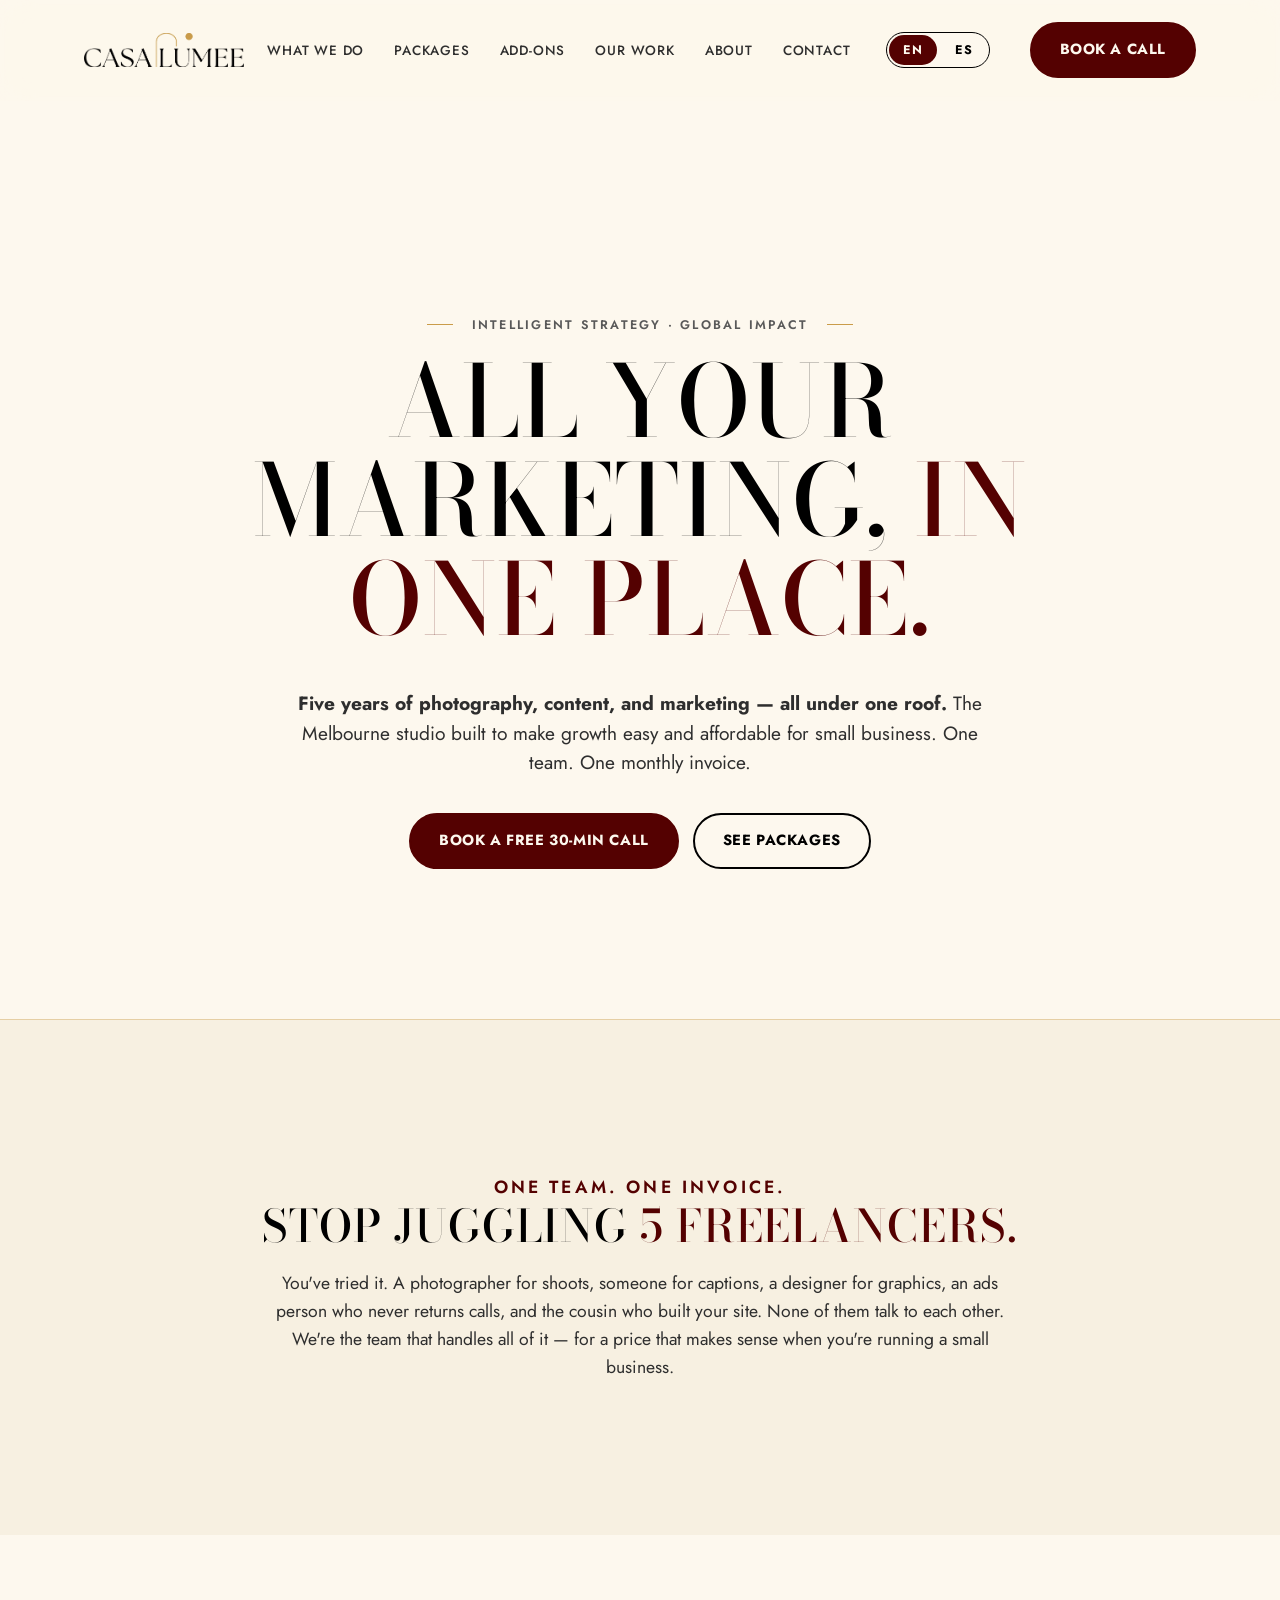
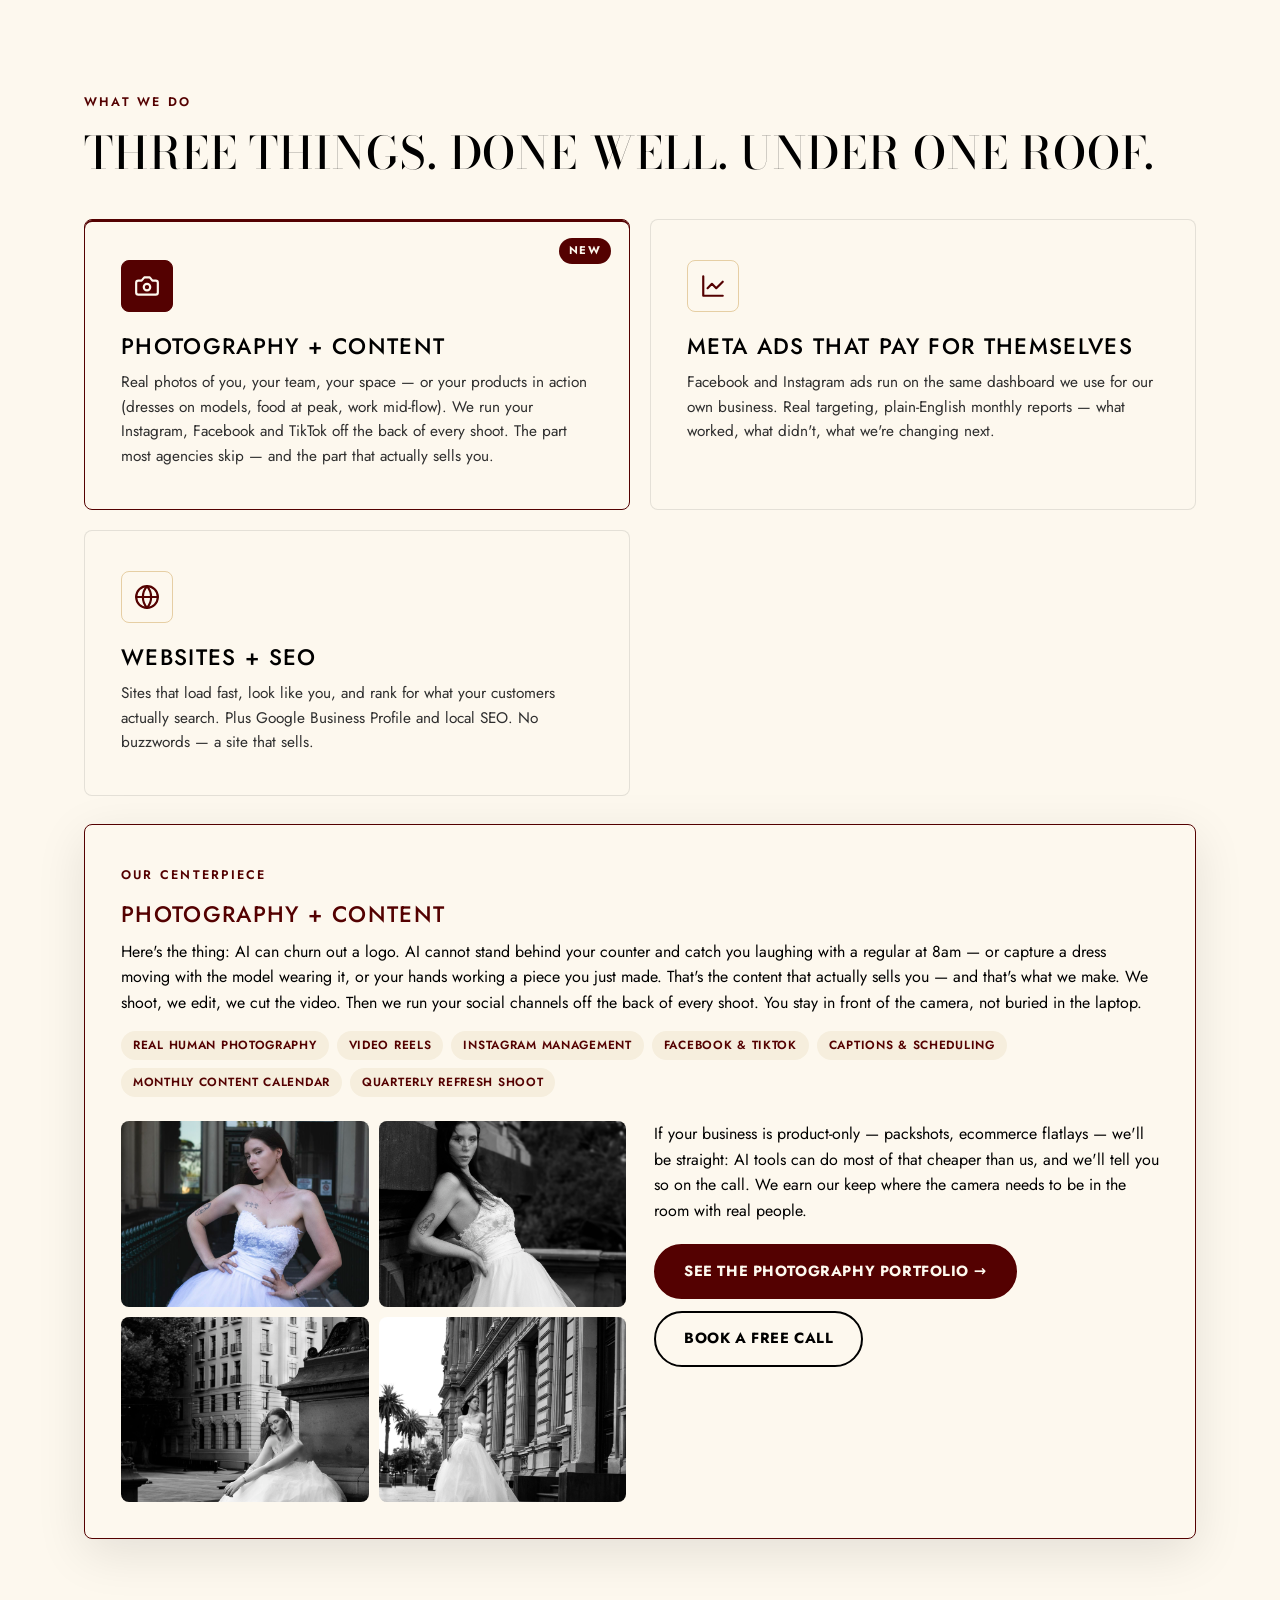
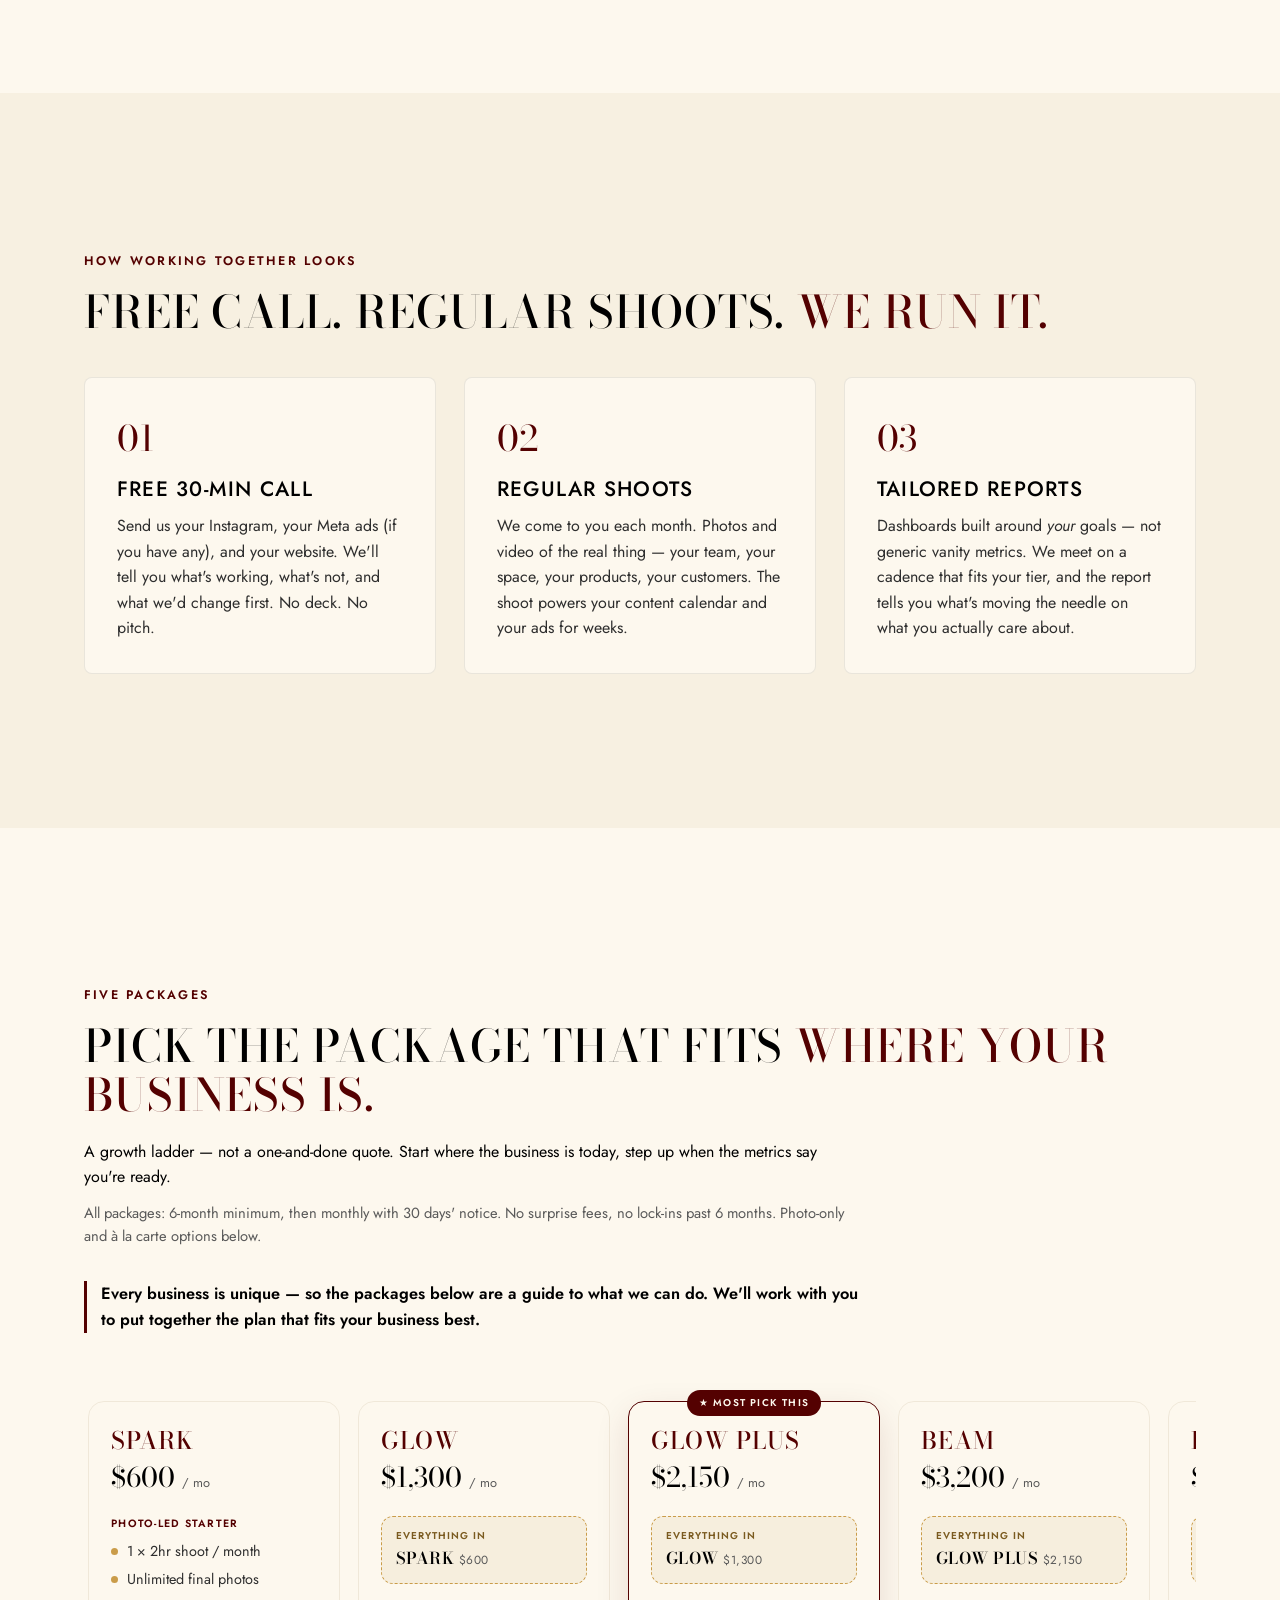
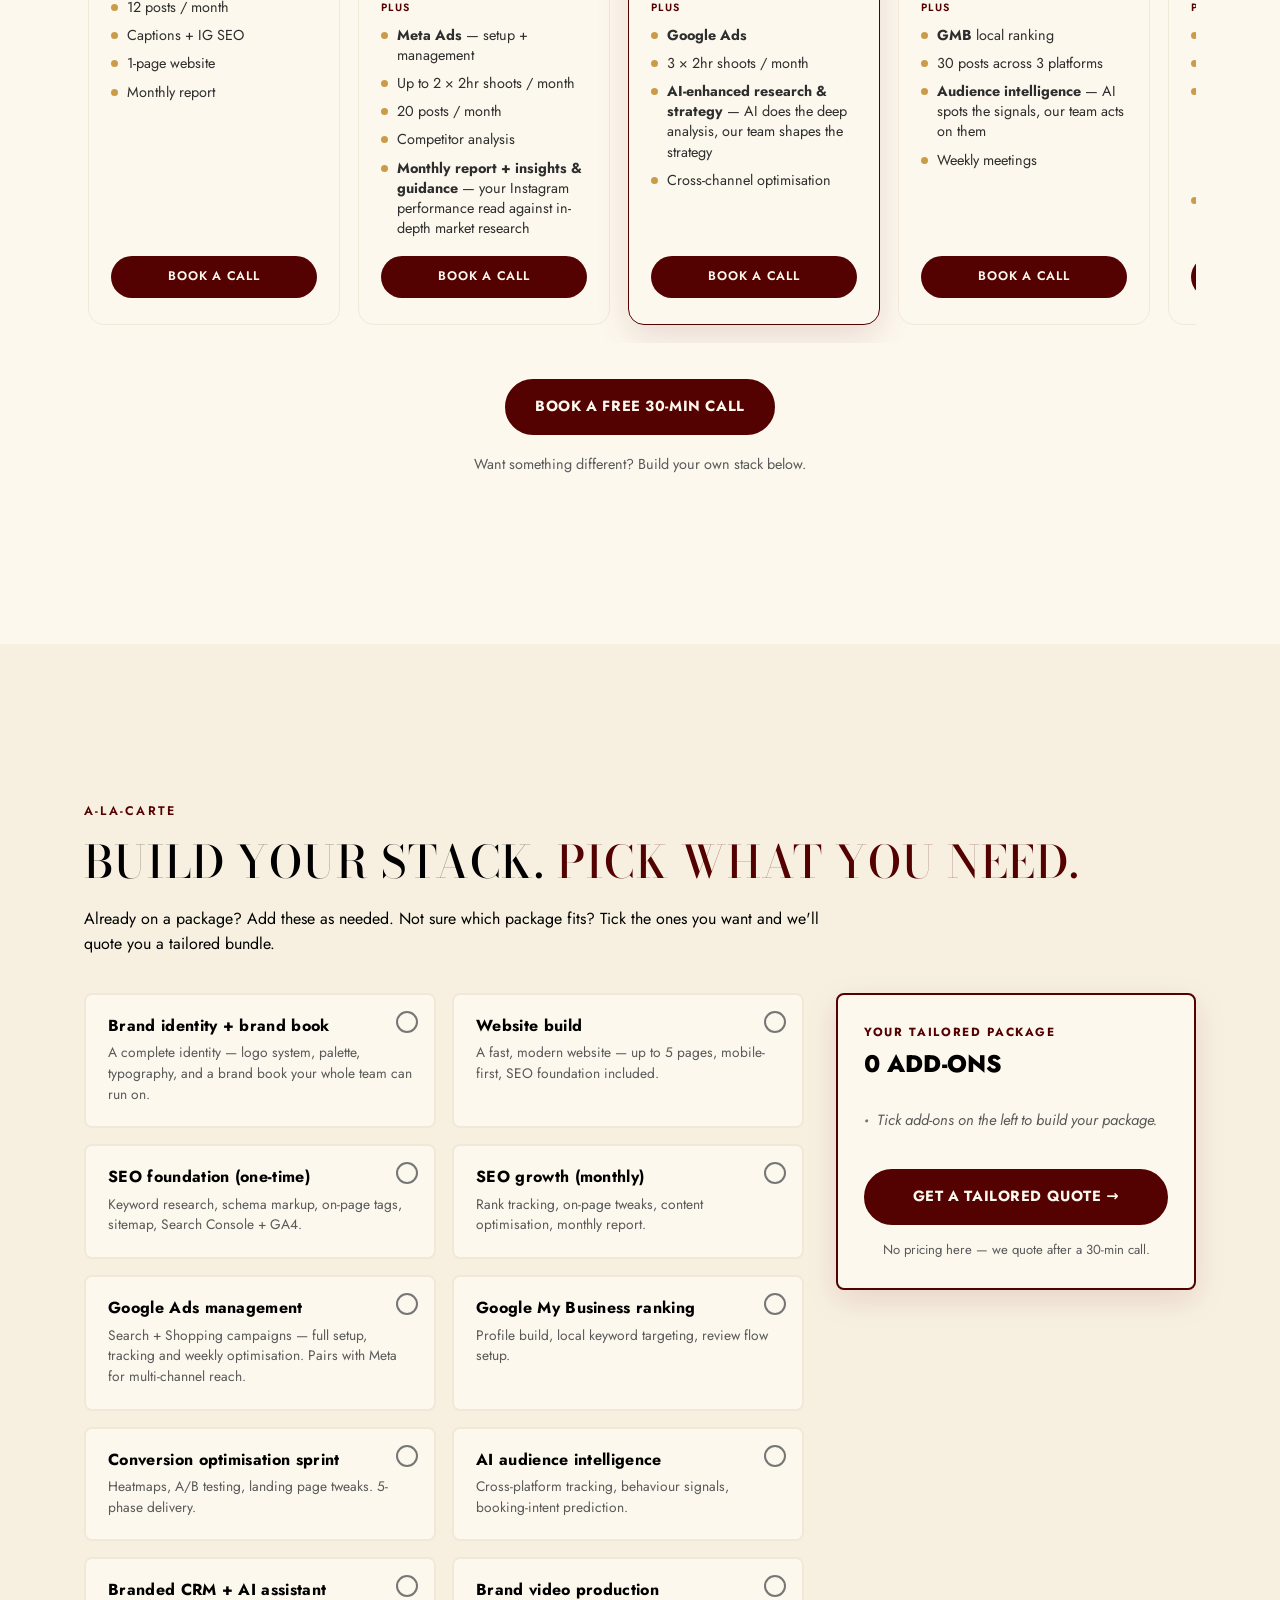
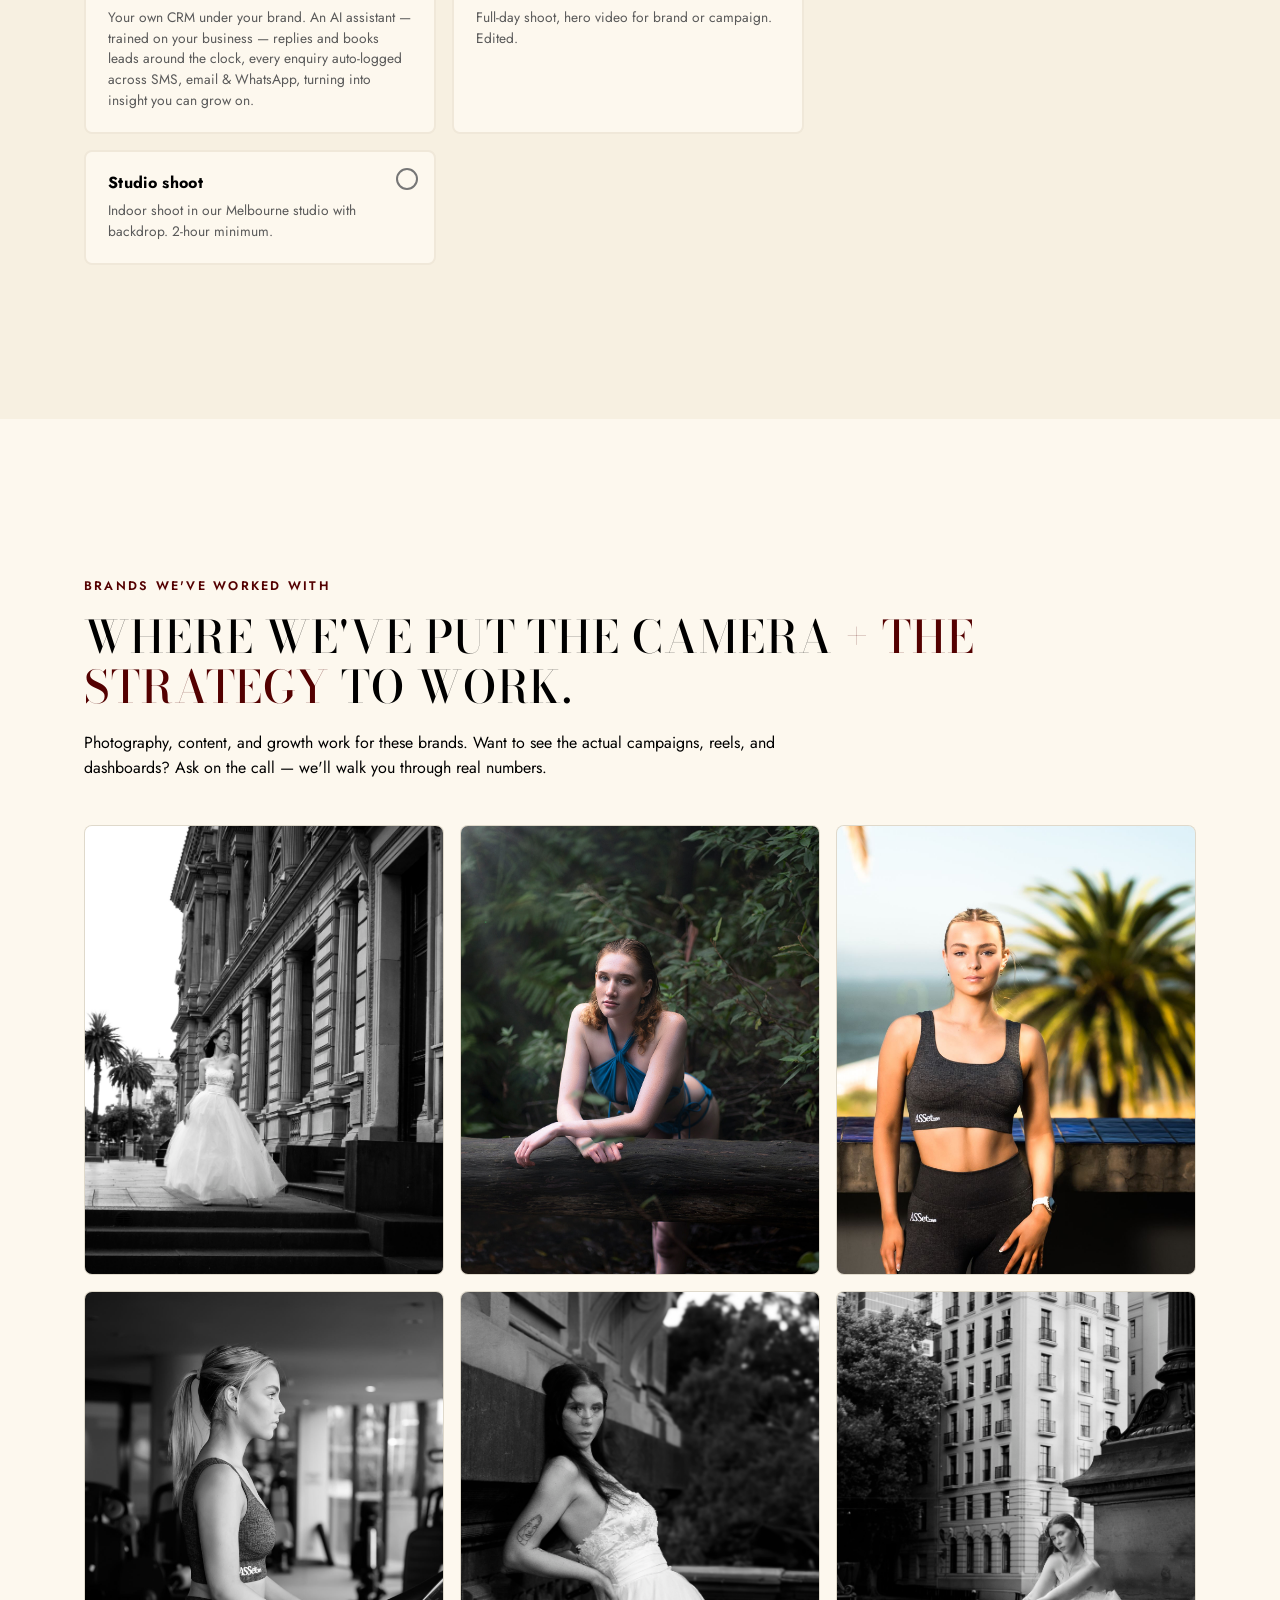
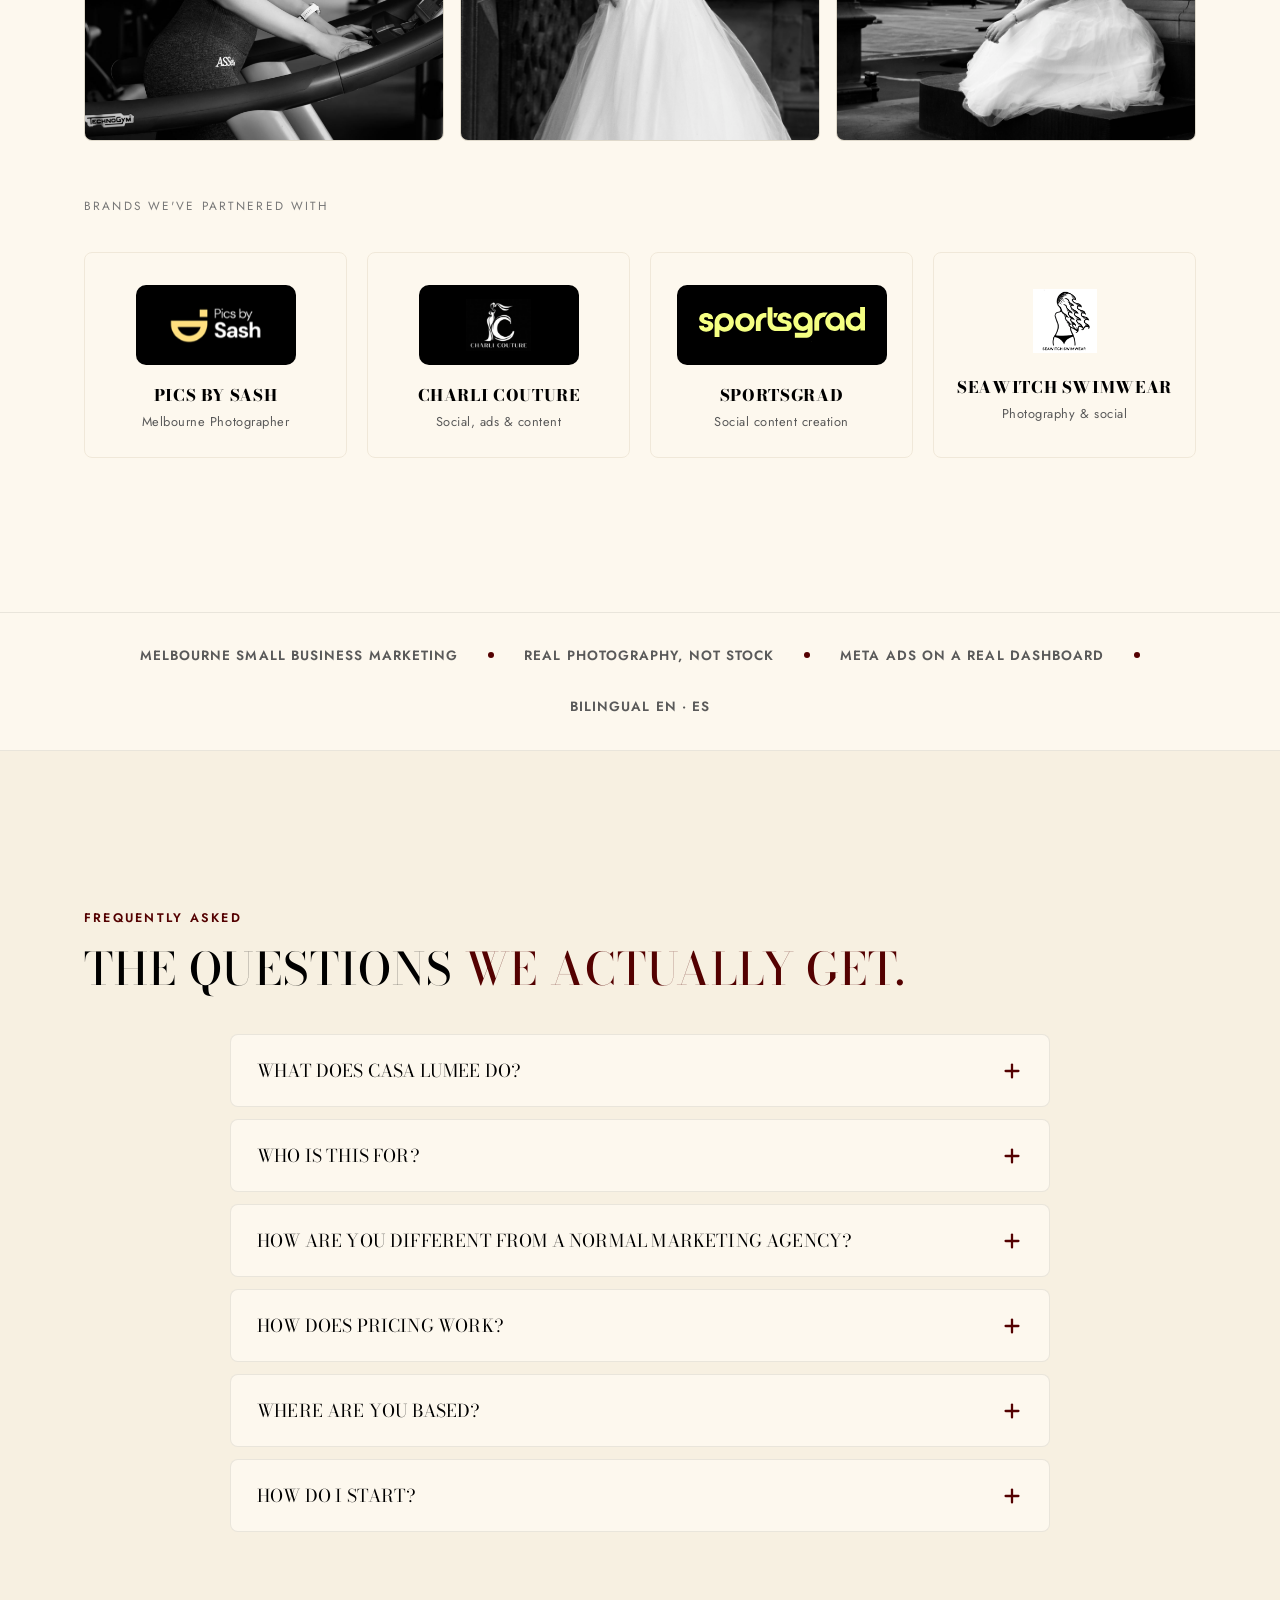
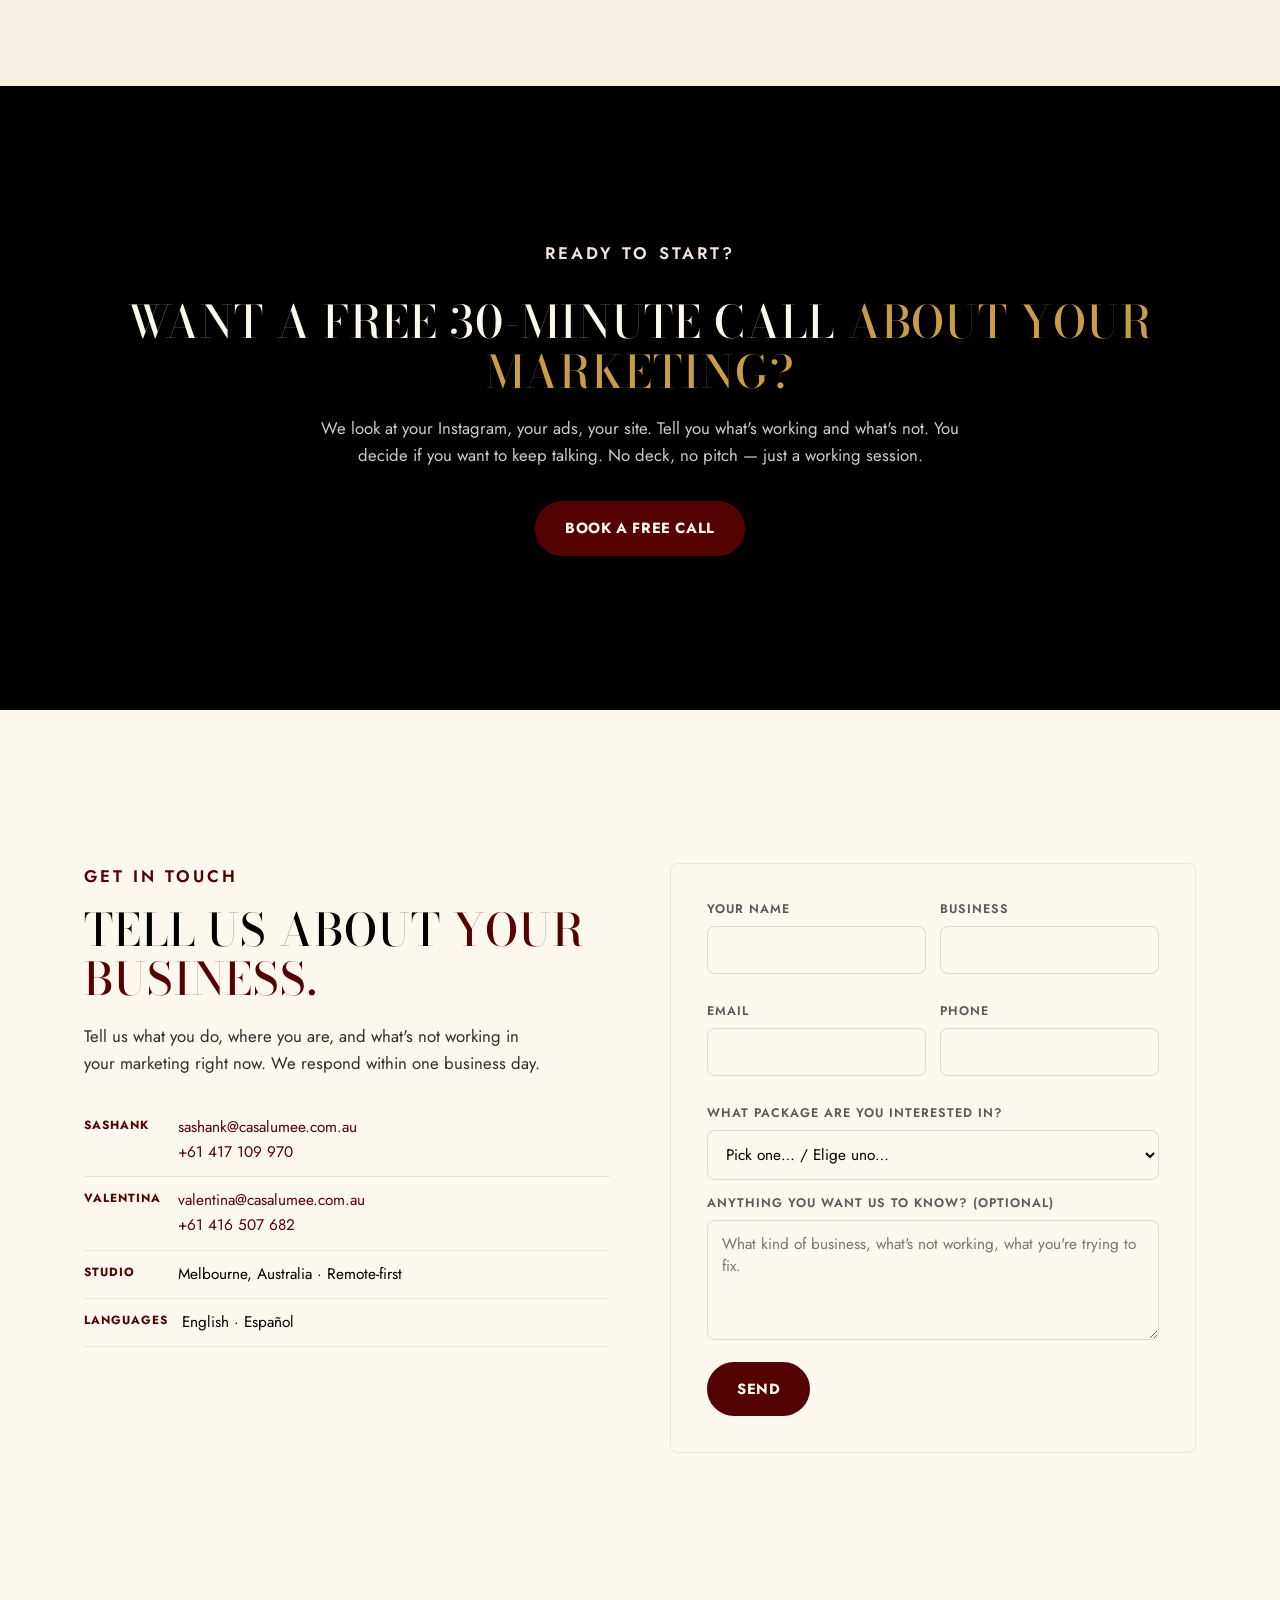
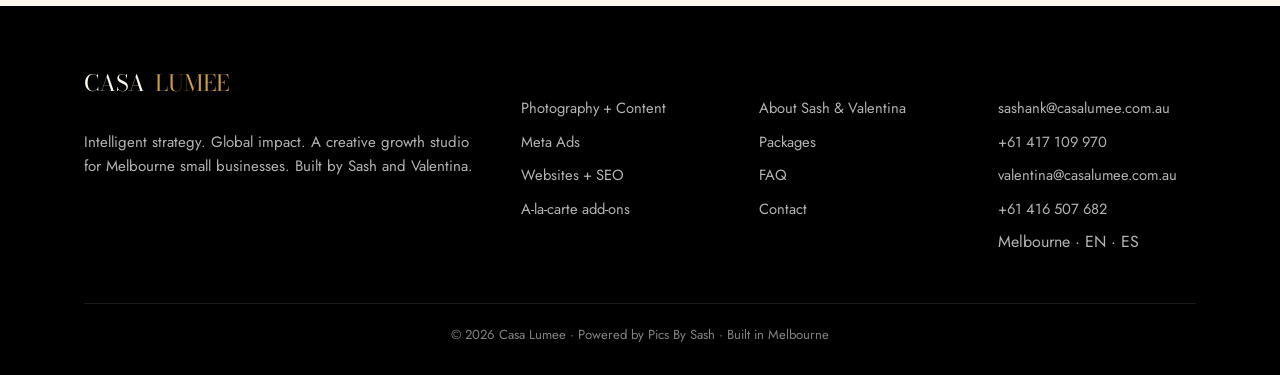
<file: index.html>
<!DOCTYPE html>
<html lang="en" data-lang="en">
<head>
  <meta charset="UTF-8" />
  <meta name="viewport" content="width=device-width, initial-scale=1, viewport-fit=cover" />

  <!-- Primary meta -->
  <title>Casa Lumee — Intelligent Strategy. Global Impact.</title>
  <meta name="description" content="Five years of photography, content, and marketing under one roof. The Melbourne studio built to make growth easy and affordable for small business. One team, one monthly invoice. Bilingual EN · ES." />
  <meta name="keywords" content="marketing for small business Melbourne, social media management Melbourne, Meta ads agency Melbourne, small business photography Melbourne, content creation Melbourne, website design Melbourne, bilingual marketing agency, Casa Lumee" />
  <meta name="author" content="Casa Lumee" />
  <meta name="robots" content="index,follow,max-image-preview:large" />
  <link rel="canonical" href="https://casalumee.com.au/" />
  <link rel="alternate" hreflang="en-AU" href="https://casalumee.com.au/" />
  <link rel="alternate" hreflang="es" href="https://casalumee.com.au/?lang=es" />
  <link rel="alternate" hreflang="x-default" href="https://casalumee.com.au/" />

  <!-- Open Graph -->
  <meta property="og:type" content="website" />
  <meta property="og:title" content="Casa Lumee — Intelligent Strategy. Global Impact." />
  <meta property="og:description" content="Five years of photography, content, and marketing — all under one roof. The Melbourne studio built for small business growth." />
  <meta property="og:url" content="https://casalumee.com.au/" />
  <meta property="og:site_name" content="Casa Lumee" />
  <meta property="og:image" content="https://casalumee.com.au/assets/og-image.jpg" />
  <meta property="og:locale" content="en_AU" />
  <meta property="og:locale:alternate" content="es_ES" />

  <!-- Twitter -->
  <meta name="twitter:card" content="summary_large_image" />
  <meta name="twitter:title" content="Casa Lumee — Intelligent Strategy. Global Impact." />
  <meta name="twitter:description" content="One team. One monthly invoice. Photography, social, ads, and websites for Melbourne small businesses." />
  <meta name="twitter:image" content="https://casalumee.com.au/assets/og-image.jpg" />

  <!-- Favicon + PWA -->
  <link rel="icon" type="image/svg+xml" href="assets/favicon.svg" />
  <link rel="apple-touch-icon" sizes="180x180" href="assets/apple-touch-icon.png" />
  <link rel="manifest" href="manifest.json" />
  <meta name="theme-color" content="#540101" />
  <meta name="color-scheme" content="light" />

  <!-- Fonts: Bodoni Moda (display, italic for emphasis) + Jost (body/UI) per Casa Lumee Brand Book 2026 -->
  <link rel="preconnect" href="https://fonts.googleapis.com" />
  <link rel="preconnect" href="https://fonts.gstatic.com" crossorigin />
  <link href="https://fonts.googleapis.com/css2?family=Bodoni+Moda:ital,opsz,wght@0,6..96,400;0,6..96,500;0,6..96,600;1,6..96,500&family=Jost:wght@300;400;500;600&display=swap" rel="stylesheet" />

  <!-- Styles -->
  <link rel="stylesheet" href="css/styles.css?v=27" />

  <!-- Structured data: Organization + Website + LocalBusiness -->
  <script type="application/ld+json">
  {
    "@context": "https://schema.org",
    "@graph": [
      {
        "@type": "Organization",
        "@id": "https://casalumee.com.au/#organization",
        "name": "Casa Lumee",
        "alternateName": "Casa Lumee Creative Growth Studio",
        "url": "https://casalumee.com.au/",
        "logo": "https://casalumee.com.au/assets/icon-512.png",
        "description": "Creative growth studio for Melbourne small businesses. Photography, social media, Meta ads, and websites — handled by Sash and Valentina. Bilingual English and Spanish.",
        "parentOrganization": {
          "@type": "Organization",
          "name": "Pics By Sash",
          "url": "https://picsbysash.com.au"
        },
        "slogan": "Intelligent Strategy. Global Impact.",
        "founder": [
          { "@type": "Person", "name": "Sashank B" },
          { "@type": "Person", "name": "Valentina Torres Charry" }
        ],
        "areaServed": [
          { "@type": "City", "name": "Melbourne" },
          { "@type": "Country", "name": "Australia" },
          { "@type": "Country", "name": "Spain" },
          { "@type": "Country", "name": "Colombia" }
        ],
        "knowsAbout": [
          "Social media management for small business",
          "Photography for small business",
          "Meta Ads for small business",
          "Website design for small business",
          "Local SEO",
          "Google My Business optimisation",
          "Marketing for small business across multiple sectors",
          "Bilingual marketing (English and Spanish)"
        ],
        "contactPoint": [
          {
            "@type": "ContactPoint",
            "email": "sashank@casalumee.com.au",
            "telephone": "+61417109970",
            "contactType": "Strategy & Performance",
            "availableLanguage": ["English"]
          },
          {
            "@type": "ContactPoint",
            "email": "valentina@casalumee.com.au",
            "telephone": "+61416507682",
            "contactType": "Brand & Client Success",
            "availableLanguage": ["English", "Spanish"]
          }
        ],
        "sameAs": [
          "https://www.instagram.com/casalumee",
          "https://www.linkedin.com/company/casalumee"
        ]
      },
      {
        "@type": "WebSite",
        "@id": "https://casalumee.com.au/#website",
        "url": "https://casalumee.com.au/",
        "name": "Casa Lumee",
        "publisher": { "@id": "https://casalumee.com.au/#organization" },
        "inLanguage": ["en-AU", "es"]
      },
      {
        "@type": "LocalBusiness",
        "@id": "https://casalumee.com.au/#localbusiness",
        "name": "Casa Lumee",
        "image": "https://casalumee.com.au/assets/icon-512.png",
        "url": "https://casalumee.com.au/",
        "telephone": "+61417109970",
        "address": {
          "@type": "PostalAddress",
          "addressLocality": "Melbourne",
          "addressRegion": "VIC",
          "addressCountry": "AU"
        }
      }
    ]
  }
  </script>

  <!-- Service catalog (no prices — quote-led per brand strategy) -->
  <script type="application/ld+json">
  {
    "@context": "https://schema.org",
    "@type": "Service",
    "@id": "https://casalumee.com.au/#service-marketing",
    "serviceType": "Small business marketing retainer",
    "name": "Casa Lumee — Creative Growth Studio",
    "provider": { "@id": "https://casalumee.com.au/#organization" },
    "areaServed": [
      { "@type": "City", "name": "Melbourne" },
      { "@type": "Country", "name": "Australia" }
    ],
    "audience": {
      "@type": "BusinessAudience",
      "audienceType": "Small and medium businesses across multiple sectors"
    },
    "termsOfService": "6-month minimum, monthly thereafter, 30 days' notice.",
    "hasOfferCatalog": {
      "@type": "OfferCatalog",
      "name": "Casa Lumee packages",
      "itemListElement": [
        {
          "@type": "Offer",
          "name": "Spark",
          "description": "For solo trades, micro-businesses and photography-led brands. Monthly photo + video shoot, polished content delivered, you post when you want. No social management — content drop only."
        },
        {
          "@type": "Offer",
          "name": "Glow",
          "description": "For established cafes, coaches, salons and boutiques that want growth. Monthly shoot, full Instagram and Facebook management, full Meta ads campaign, fortnightly client check-ins. Our most popular package."
        },
        {
          "@type": "Offer",
          "name": "Glow Plus",
          "description": "Glow + Google Ads, AI-enhanced research and strategy, cross-channel optimisation and a third monthly shoot. The full ad engine — our most-picked tier."
        },
        {
          "@type": "Offer",
          "name": "Beam",
          "description": "For SMBs ready to scale paid acquisition. Everything in Glow, plus a full content production day each month, three platforms, multi-channel ads (Meta + Google), AI audience intelligence, weekly meetings."
        },
        {
          "@type": "Offer",
          "name": "Beacon",
          "description": "For ambitious SMBs going full-stack. Everything in Beam, plus brand identity + brand book, a website (build + ongoing maintenance), SEO retainer, Google My Business ranking, AI audience intelligence, a branded CRM with AI assistant, quarterly conversion optimisation."
        }
      ]
    }
  }
  </script>

  <!-- FAQPage schema for AEO -->
  <script type="application/ld+json">
  {
    "@context": "https://schema.org",
    "@type": "FAQPage",
    "mainEntity": [
      {
        "@type": "Question",
        "name": "What does Casa Lumee do?",
        "acceptedAnswer": {
          "@type": "Answer",
          "text": "Casa Lumee is a creative growth studio for Melbourne small businesses. We shoot original photography of your team and space, run your Instagram and Facebook, manage your Meta ads, and build your website. One team — Sash and Valentina. One monthly invoice. 6-month minimum, then monthly. Bilingual in English and Spanish."
        }
      },
      {
        "@type": "Question",
        "name": "Who is Casa Lumee for?",
        "acceptedAnswer": {
          "@type": "Answer",
          "text": "Melbourne small and medium businesses across many sectors. Especially if you're great at your craft but marketing eats your evenings, and you don't want to spend five thousand dollars a month on a big agency. We also work with Latin American brands in English and Spanish."
        }
      },
      {
        "@type": "Question",
        "name": "How are you different from a normal marketing agency?",
        "acceptedAnswer": {
          "@type": "Answer",
          "text": "Three things. One: we shoot real photography of you, your team and your space — most agencies use stock or AI imagery. Two: one team handles everything, not five freelancers who don't talk to each other — Valentina runs social and content, Sash runs ads, strategy and photography. Three: monthly reports in plain English. We tell you what worked, what didn't, and what we're changing next."
        }
      },
      {
        "@type": "Question",
        "name": "How does pricing work?",
        "acceptedAnswer": {
          "@type": "Answer",
          "text": "We don't publish a price list because every business has different needs. We have four packages — Spark, Glow, Beam, and Beacon ($600 / $1,300 / $3,200 / $5,800 monthly) — that scale from photo-only retainer up to full-stack white-label. Book a free 30-minute call and we'll quote you a package that fits where your business actually is."
        }
      },
      {
        "@type": "Question",
        "name": "Where are you based?",
        "acceptedAnswer": {
          "@type": "Answer",
          "text": "Melbourne, Australia. Valentina splits time between Melbourne and Spain, so we cover Australia and Latin America in English and Spanish."
        }
      },
      {
        "@type": "Question",
        "name": "How do I start?",
        "acceptedAnswer": {
          "@type": "Answer",
          "text": "Book a free 30-minute call. Send us your Instagram, your Meta ads if you have any, and your website. We tell you what's working, what's not, and what we'd change first. No deck, no pitch — just a working session."
        }
      }
    ]
  }
  </script>

  <!-- BreadcrumbList schema -->
  <script type="application/ld+json">
  {
    "@context": "https://schema.org",
    "@type": "BreadcrumbList",
    "itemListElement": [
      { "@type": "ListItem", "position": 1, "name": "Home", "item": "https://casalumee.com.au/" }
    ]
  }
  </script>
</head>
<body>

<!-- Skip link for a11y -->
<a href="#main" class="visually-hidden" style="position:absolute;left:-9999px;">Skip to content</a>

<!-- ============ NAVIGATION ============ -->
<header class="nav" role="banner">
  <div class="nav-inner">
    <a href="index.html" class="nav-logo" aria-label="Casa Lumee home">
      <img src="assets/logo-nav.png" alt="Casa Lumee" width="1516" height="323" />
    </a>

    <nav aria-label="Primary">
      <ul class="nav-links" id="navLinks">
        <li><a href="#services"><span class="lang-en">What we do</span><span class="lang-es" hidden>Qué hacemos</span></a></li>
        <li><a href="#packages"><span class="lang-en">Packages</span><span class="lang-es" hidden>Paquetes</span></a></li>
        <li><a href="#add-ons"><span class="lang-en">Add-ons</span><span class="lang-es" hidden>Servicios</span></a></li>
        <li><a href="#work"><span class="lang-en">Our work</span><span class="lang-es" hidden>Trabajos</span></a></li>
        <li><a href="about.html"><span class="lang-en">About</span><span class="lang-es" hidden>Nosotros</span></a></li>
        <li><a href="#contact"><span class="lang-en">Contact</span><span class="lang-es" hidden>Contacto</span></a></li>
      </ul>
    </nav>

    <div class="lang-toggle" role="group" aria-label="Language toggle">
      <button type="button" data-lang-set="en" class="is-active" aria-pressed="true">EN</button>
      <button type="button" data-lang-set="es" aria-pressed="false">ES</button>
    </div>

    <a href="#contact" class="btn nav-cta">
      <span class="lang-en">Book a call</span>
      <span class="lang-es" hidden>Agenda una llamada</span>
    </a>
    <button class="nav-toggle" id="navToggle" aria-label="Toggle navigation" aria-expanded="false">☰</button>
  </div>
</header>

<main id="main">

<!-- ============ HERO ============ -->
<section class="hero" aria-labelledby="hero-h">
<div class="container hero-inner reveal">
    <p class="eyebrow">
      <span class="lang-en">Intelligent Strategy · Global Impact</span>
      <span class="lang-es" hidden>Estrategia inteligente · Impacto global</span>
    </p>
    <h1 id="hero-h">
      <span class="lang-en">All your marketing, <span class="accent">in one place.</span></span>
      <span class="lang-es" hidden>Todo tu marketing, <span class="accent">en un solo lugar.</span></span>
    </h1>
    <p class="lead">
      <span class="lang-en"><strong>Five years of photography, content, and marketing — all under one roof.</strong> The Melbourne studio built to make growth easy and affordable for small business. One team. One monthly invoice.</span>
      <span class="lang-es" hidden><strong>Cinco años de fotografía, contenido y marketing — todo bajo un mismo techo.</strong> El estudio de Melbourne hecho para que crecer sea fácil y accesible para tu negocio. Un equipo. Una sola factura mensual.</span>
    </p>
    <div class="hero-actions">
      <a href="#contact" class="btn">
        <span class="lang-en">Book a free 30-min call</span>
        <span class="lang-es" hidden>Agenda una llamada gratis</span>
      </a>
      <a href="#packages" class="btn btn-ghost">
        <span class="lang-en">See packages</span>
        <span class="lang-es" hidden>Ver paquetes</span>
      </a>
    </div>
  </div>
</section>

<!-- ============ VALUE PROPOSITION ============ -->
<section class="valueprop section-alt reveal">
  <div class="container">
    <p class="eyebrow green">
      <span class="lang-en">One team. One invoice.</span>
      <span class="lang-es" hidden>Un equipo. Una factura.</span>
    </p>
    <h2>
      <span class="lang-en">Stop juggling <span class="accent">5 freelancers.</span></span>
      <span class="lang-es" hidden>Deja de hacer malabares con <span class="accent">5 freelancers.</span></span>
    </h2>
    <p>
      <span class="lang-en">You've tried it. A photographer for shoots, someone for captions, a designer for graphics, an ads person who never returns calls, and the cousin who built your site. None of them talk to each other. We're the team that handles all of it — for a price that makes sense when you're running a small business.</span>
      <span class="lang-es" hidden>Ya lo has intentado. Un fotógrafo para los shoots, alguien para las descripciones, un diseñador para los gráficos, un experto en ads que nunca contesta, y el primo que hizo tu web. Ninguno habla con el otro. Nosotros somos el equipo que hace todo — a un precio que tiene sentido para un negocio pequeño.</span>
    </p>
  </div>
</section>

<!-- ============ SERVICES ============ -->
<section id="services" aria-labelledby="services-h" class="reveal">
  <div class="container">
    <p class="eyebrow">
      <span class="lang-en">What we do</span>
      <span class="lang-es" hidden>Qué hacemos</span>
    </p>
    <h2 id="services-h">
      <span class="lang-en">Three things. Done well. <span class="accent">Under one roof.</span></span>
      <span class="lang-es" hidden>Tres cosas. Hechas bien. <span class="accent">Bajo un mismo techo.</span></span>
    </h2>

    <div class="services-grid" id="servicesGrid">

      <!-- Service 1 — Photography + Content (featured) -->
      <article class="service-card featured" data-service="content" tabindex="0" role="button" aria-pressed="true" aria-controls="detail-content">
        <span class="service-icon" aria-hidden="true">
          <svg width="26" height="26" viewBox="0 0 24 24" fill="none" stroke="currentColor" stroke-width="2" stroke-linecap="round" stroke-linejoin="round"><path d="M14.5 4h-5L7 7H4a2 2 0 0 0-2 2v9a2 2 0 0 0 2 2h16a2 2 0 0 0 2-2V9a2 2 0 0 0-2-2h-3l-2.5-3z"/><circle cx="12" cy="13" r="3"/></svg>
        </span>
        <h3><span class="lang-en">Photography + Content</span><span class="lang-es" hidden>Fotografía + Contenido</span></h3>
        <p>
          <span class="lang-en">Real photos of you, your team, your space — or your products in action (dresses on models, food at peak, work mid-flow). We run your Instagram, Facebook and TikTok off the back of every shoot. The part most agencies skip — and the part that actually sells you.</span>
          <span class="lang-es" hidden>Fotos reales de ti, tu equipo, tu espacio — o tus productos en acción (vestidos sobre modelos, comida en su mejor momento, trabajo en plena acción). Llevamos tu Instagram, Facebook y TikTok con cada shoot. La parte que la mayoría de agencias se salta — y la que realmente vende.</span>
        </p>
      </article>

      <!-- Service 2 -->
      <article class="service-card" data-service="ads" tabindex="0" role="button" aria-pressed="false" aria-controls="detail-ads">
        <span class="service-icon" aria-hidden="true">
          <svg width="26" height="26" viewBox="0 0 24 24" fill="none" stroke="currentColor" stroke-width="2" stroke-linecap="round" stroke-linejoin="round"><path d="M3 3v18h18"/><path d="m7 14 4-4 4 4 6-6"/></svg>
        </span>
        <h3><span class="lang-en">Meta Ads That Pay For Themselves</span><span class="lang-es" hidden>Ads de Meta que se pagan solos</span></h3>
        <p>
          <span class="lang-en">Facebook and Instagram ads run on the same dashboard we use for our own business. Real targeting, plain-English monthly reports — what worked, what didn't, what we're changing next.</span>
          <span class="lang-es" hidden>Campañas en Facebook e Instagram con el mismo dashboard que usamos para nuestro propio negocio. Segmentación real, reportes mensuales en lenguaje simple — qué funcionó, qué no, qué vamos a cambiar.</span>
        </p>
      </article>

      <!-- Service 3 -->
      <article class="service-card" data-service="digital" tabindex="0" role="button" aria-pressed="false" aria-controls="detail-digital">
        <span class="service-icon" aria-hidden="true">
          <svg width="26" height="26" viewBox="0 0 24 24" fill="none" stroke="currentColor" stroke-width="2" stroke-linecap="round" stroke-linejoin="round"><circle cx="12" cy="12" r="10"/><path d="M2 12h20M12 2a15 15 0 0 1 0 20M12 2a15 15 0 0 0 0 20"/></svg>
        </span>
        <h3><span class="lang-en">Websites + SEO</span><span class="lang-es" hidden>Sitios web + SEO</span></h3>
        <p>
          <span class="lang-en">Sites that load fast, look like you, and rank for what your customers actually search. Plus Google Business Profile and local SEO. No buzzwords — a site that sells.</span>
          <span class="lang-es" hidden>Sitios rápidos, que se ven como tú, y que rankean para lo que tus clientes realmente buscan. Más perfil de Google Business y SEO local. Sin tecnicismos — un sitio que vende.</span>
        </p>
      </article>

    </div>

    <!-- ===== Detail Panels ===== -->

    <!-- Photography + Content — default open (centerpiece) -->
    <div class="service-detail is-open" id="detail-content" data-detail="content" aria-live="polite">
      <p class="eyebrow">
        <span class="lang-en">Our centerpiece</span>
        <span class="lang-es" hidden>Nuestro pilar</span>
      </p>
      <h3><span class="lang-en">Photography + Content</span><span class="lang-es" hidden>Fotografía + Contenido</span></h3>
      <p>
        <span class="lang-en">Here's the thing: AI can churn out a logo. AI cannot stand behind your counter and catch you laughing with a regular at 8am — or capture a dress moving with the model wearing it, or your hands working a piece you just made. That's the content that actually sells you — and that's what we make. We shoot, we edit, we cut the video. Then we run your social channels off the back of every shoot. You stay in front of the camera, not buried in the laptop.</span>
        <span class="lang-es" hidden>El truco es este: la IA puede generar un logo. Pero la IA no puede pararse detrás de tu mostrador y captarte riéndote con un cliente habitual a las 8 de la mañana — ni capturar un vestido moviéndose con la modelo, ni tus manos trabajando una pieza que acabas de hacer. Ese es el contenido que de verdad te vende — y eso es lo que hacemos. Hacemos el shoot, editamos, cortamos el video. Después llevamos tus redes con todo eso. Tú estás frente a la cámara, no enterrado en el laptop.</span>
      </p>
      <div class="detail-tags">
        <span class="detail-tag">Real human photography</span>
        <span class="detail-tag">Video reels</span>
        <span class="detail-tag">Instagram management</span>
        <span class="detail-tag">Facebook &amp; TikTok</span>
        <span class="detail-tag">Captions &amp; scheduling</span>
        <span class="detail-tag">Monthly content calendar</span>
        <span class="detail-tag">Quarterly refresh shoot</span>
      </div>
      <div class="detail-grid">
        <div class="img-grid-4">
          <div class="img-slot filled"><img src="assets/work/bridal-campaign.jpg" alt="Casa Lumee editorial — couture gown on model at a Melbourne heritage building" loading="lazy" /></div>
          <div class="img-slot filled"><img src="assets/work/bridal-detail.jpg" alt="Casa Lumee editorial — bridal gown detail portrait" loading="lazy" /></div>
          <div class="img-slot filled"><img src="assets/work/bridal-location.jpg" alt="Casa Lumee editorial — gown on location in Melbourne CBD" loading="lazy" /></div>
          <div class="img-slot filled"><img src="assets/work/bridal-full.jpg" alt="Casa Lumee editorial — full-length couture gown, Melbourne" loading="lazy" /></div>
        </div>
        <div>
          <p>
            <span class="lang-en">If your business is product-only — packshots, ecommerce flatlays — we'll be straight: AI tools can do most of that cheaper than us, and we'll tell you so on the call. We earn our keep where the camera needs to be in the room with real people.</span>
            <span class="lang-es" hidden>Si tu negocio es solo producto — packshots, flatlays ecommerce — te lo decimos directo: la IA puede hacer la mayoría de eso más barato que nosotros, y te lo diremos en la llamada. Nosotros ganamos donde la cámara tiene que estar en la sala con gente real.</span>
          </p>
          <div class="detail-actions">
            <a href="https://picsbysash.com.au" class="btn" target="_blank" rel="noopener">
              <span class="lang-en">See the photography portfolio →</span>
              <span class="lang-es" hidden>Ver portafolio de fotografía →</span>
            </a>
            <a href="#contact" class="btn btn-ghost">
              <span class="lang-en">Book a free call</span>
              <span class="lang-es" hidden>Agenda una llamada</span>
            </a>
          </div>
        </div>
      </div>
    </div>

    <!-- Ads -->
    <div class="service-detail" id="detail-ads" data-detail="ads" aria-live="polite">
      <p class="eyebrow green">02 · Ads</p>
      <h3><span class="lang-en">Meta Ads That Pay For Themselves</span><span class="lang-es" hidden>Ads que se pagan solos</span></h3>
      <p>
        <span class="lang-en">We run your Facebook and Instagram ads on the same dashboard we use for our own photography business. Real targeting, real numbers, a monthly report you can actually read — what worked, what didn't, and what we're changing next month.</span>
        <span class="lang-es" hidden>Llevamos tus ads de Facebook e Instagram con el mismo dashboard que usamos para nuestro propio negocio de fotografía. Segmentación real, números reales, un reporte mensual que puedes entender — qué funcionó, qué no, y qué cambiamos el mes que viene.</span>
      </p>
      <div class="detail-grid">
        <div class="dash-mock" aria-label="Sample monthly performance report">
          <div class="dash-stats">
            <div class="dash-stat">
              <span class="dash-stat-label">Ad spend</span>
              <span class="dash-stat-value">$1,240</span>
              <span class="dash-stat-delta down">↓ 8% vs prev</span>
            </div>
            <div class="dash-stat">
              <span class="dash-stat-label">CTR</span>
              <span class="dash-stat-value">3.4%</span>
              <span class="dash-stat-delta up">↑ 0.6%</span>
            </div>
            <div class="dash-stat">
              <span class="dash-stat-label">Leads</span>
              <span class="dash-stat-value">42</span>
              <span class="dash-stat-delta up">↑ 11</span>
            </div>
            <div class="dash-stat">
              <span class="dash-stat-label">Cost / lead</span>
              <span class="dash-stat-value">$29.50</span>
              <span class="dash-stat-delta up">↓ $8</span>
            </div>
          </div>
          <div class="dash-chart" aria-label="Daily leads over 30 days">
            <span class="dash-bar" style="height:22%"></span>
            <span class="dash-bar" style="height:34%"></span>
            <span class="dash-bar" style="height:28%"></span>
            <span class="dash-bar" style="height:45%"></span>
            <span class="dash-bar" style="height:50%"></span>
            <span class="dash-bar" style="height:38%"></span>
            <span class="dash-bar" style="height:55%"></span>
            <span class="dash-bar" style="height:60%"></span>
            <span class="dash-bar" style="height:48%"></span>
            <span class="dash-bar" style="height:42%"></span>
            <span class="dash-bar" style="height:58%"></span>
            <span class="dash-bar" style="height:46%"></span>
            <span class="dash-bar" style="height:62%"></span>
            <span class="dash-bar" style="height:50%"></span>
            <span class="dash-bar" style="height:55%"></span>
            <span class="dash-bar" style="height:48%"></span>
            <span class="dash-bar" style="height:60%"></span>
            <span class="dash-bar" style="height:65%"></span>
            <span class="dash-bar" style="height:55%"></span>
            <span class="dash-bar" style="height:58%"></span>
            <span class="dash-bar" style="height:52%"></span>
            <span class="dash-bar" style="height:60%"></span>
            <span class="dash-bar hi" style="height:72%"></span>
            <span class="dash-bar hi" style="height:78%"></span>
            <span class="dash-bar hi" style="height:75%"></span>
            <span class="dash-bar hi" style="height:82%"></span>
            <span class="dash-bar hi" style="height:88%"></span>
            <span class="dash-bar hi" style="height:80%"></span>
            <span class="dash-bar hi" style="height:90%"></span>
            <span class="dash-bar hi" style="height:95%"></span>
          </div>
          <p style="font-size:.8rem;color:var(--ink-3);margin-top:14px;">↑ Trend after creative refresh, week 3.</p>
        </div>
        <div>
          <p>
            <span class="lang-en">Sample monthly report — the metrics that matter, plus what we'd test next month. No spreadsheets you have to decode.</span>
            <span class="lang-es" hidden>Reporte mensual de muestra — las métricas que importan, más qué probaríamos el próximo mes. Sin hojas de cálculo que tengas que descifrar.</span>
          </p>
          <div class="detail-actions">
            <a href="#contact" class="btn">
              <span class="lang-en">See a sample report →</span>
              <span class="lang-es" hidden>Ver un reporte de muestra →</span>
            </a>
          </div>
        </div>
      </div>
    </div>

    <!-- Digital -->
    <div class="service-detail" id="detail-digital" data-detail="digital" aria-live="polite">
      <p class="eyebrow green">03 · Web</p>
      <h3><span class="lang-en">Websites + SEO</span><span class="lang-es" hidden>Sitios web + SEO</span></h3>
      <p>
        <span class="lang-en">We build sites that load fast, look like you, and rank for what your customers actually search. Plus Google Business Profile, on-page SEO and local schema so people find you in the first place. Just a site that sells.</span>
        <span class="lang-es" hidden>Construimos sitios rápidos, que se ven como tú, y que rankean para lo que tus clientes realmente buscan. Más perfil de Google Business, SEO en página, y schema local para que la gente te encuentre. Un sitio que vende.</span>
      </p>
      <div class="detail-tags">
        <span class="detail-tag">Domain &amp; hosting</span>
        <span class="detail-tag">Mobile-first</span>
        <span class="detail-tag">On-page SEO</span>
        <span class="detail-tag">Google Business setup</span>
        <span class="detail-tag">Review flow</span>
        <span class="detail-tag">Local schema</span>
      </div>
      <div class="detail-grid">
        <div class="img-slot" style="aspect-ratio: 16/7; grid-column: 1 / -1;">Site preview · browser mock</div>
      </div>
      <div class="detail-actions">
        <a href="#contact" class="btn">
          <span class="lang-en">Get a quote</span>
          <span class="lang-es" hidden>Pide cotización</span>
        </a>
      </div>
    </div>

  </div>
</section>

<!-- ============ JOURNEY (3-COL) ============ -->
<section class="reveal section-alt" aria-labelledby="journey-h">
  <div class="container">
    <p class="eyebrow green">
      <span class="lang-en">How working together looks</span>
      <span class="lang-es" hidden>Cómo trabajamos juntos</span>
    </p>
    <h2 id="journey-h">
      <span class="lang-en">Free call. Regular shoots. <span style="color:var(--cherry)">We run it.</span></span>
      <span class="lang-es" hidden>Llamada gratis. Shoots regulares. <span style="color:var(--cherry)">Nosotros lo manejamos.</span></span>
    </h2>
    <div class="cols-3">
      <article class="col-card">
        <span class="num">01</span>
        <h3><span class="lang-en">Free 30-min call</span><span class="lang-es" hidden>Llamada gratis de 30 min</span></h3>
        <p>
          <span class="lang-en">Send us your Instagram, your Meta ads (if you have any), and your website. We'll tell you what's working, what's not, and what we'd change first. No deck. No pitch.</span>
          <span class="lang-es" hidden>Mándanos tu Instagram, tus ads de Meta (si los tienes), y tu sitio web. Te decimos qué funciona, qué no, y qué cambiaríamos primero. Sin presentación. Sin pitch.</span>
        </p>
      </article>
      <article class="col-card">
        <span class="num">02</span>
        <h3><span class="lang-en">Regular shoots</span><span class="lang-es" hidden>Shoots regulares</span></h3>
        <p>
          <span class="lang-en">We come to you each month. Photos and video of the real thing — your team, your space, your products, your customers. The shoot powers your content calendar and your ads for weeks.</span>
          <span class="lang-es" hidden>Vamos a verte cada mes. Fotos y video de la realidad — tu equipo, tu espacio, tus productos, tus clientes. El shoot alimenta tu calendario de contenido y tus ads durante semanas.</span>
        </p>
      </article>
      <article class="col-card">
        <span class="num">03</span>
        <h3><span class="lang-en">Tailored reports</span><span class="lang-es" hidden>Reportes a medida</span></h3>
        <p>
          <span class="lang-en">Dashboards built around <em>your</em> goals — not generic vanity metrics. We meet on a cadence that fits your tier, and the report tells you what's moving the needle on what you actually care about.</span>
          <span class="lang-es" hidden>Dashboards construidos alrededor de <em>tus</em> objetivos — no métricas genéricas de vanidad. Nos reunimos en la cadencia que te corresponde, y el reporte te dice qué está moviendo la aguja en lo que de verdad te importa.</span>
        </p>
      </article>
    </div>
  </div>
</section>

<!-- ============ PACKAGES ============ -->
<section id="packages" class="reveal" aria-labelledby="packages-h">
  <div class="container">
    <p class="eyebrow">
      <span class="lang-en">Five packages</span>
      <span class="lang-es" hidden>Cinco paquetes</span>
    </p>
    <h2 id="packages-h">
      <span class="lang-en">Pick the package that fits <span style="color:var(--cherry)">where your business is.</span></span>
      <span class="lang-es" hidden>Elige el paquete que se ajusta a <span style="color:var(--cherry)">tu negocio.</span></span>
    </h2>
    <p style="max-width:760px;margin-bottom:12px;">
      <span class="lang-en">A growth ladder — not a one-and-done quote. Start where the business is today, step up when the metrics say you're ready.</span>
      <span class="lang-es" hidden>Una escalera de crecimiento — no una cotización única. Empiezas donde está tu negocio hoy, subes cuando las métricas lo indican.</span>
    </p>
    <p style="max-width:760px;margin-bottom:32px;font-size:0.92rem;color:var(--ink-3);">
      <span class="lang-en">All packages: 6-month minimum, then monthly with 30 days' notice. No surprise fees, no lock-ins past 6 months. Photo-only and à la carte options below.</span>
      <span class="lang-es" hidden>Todos los paquetes: 6 meses mínimo, después mensual con 30 días de aviso. Sin sorpresas, sin contratos atados después de 6 meses. Opciones sólo de fotografía y à la carte abajo.</span>
    </p>

    <p style="max-width:780px;margin-bottom:28px;font-size:1.02rem;font-weight:600;border-left:3px solid var(--cherry);padding-left:14px;">
      <span class="lang-en">Every business is unique — so the packages below are a guide to what we can do. We'll work with you to put together the plan that fits your business best.</span>
      <span class="lang-es" hidden>Cada negocio es único — los paquetes de abajo son una guía de lo que podemos hacer. Trabajaremos contigo para armar el plan que mejor se adapte a tu negocio.</span>
    </p>

    <div class="pkg-ladder">

      <article class="pkg-card">
        <div class="pkg-name">Spark</div>
        <p class="pkg-price">$600 <small>/ mo</small></p>
        <p class="pkg-plus"><span class="lang-en">Photo-led starter</span><span class="lang-es" hidden>Plan de entrada</span></p>
        <ul class="pkg-list">
          <li><span class="lang-en">1 × 2hr shoot / month</span><span class="lang-es" hidden>1 × shoot de 2 horas al mes</span></li>
          <li><span class="lang-en">Unlimited final photos</span><span class="lang-es" hidden>Fotos finales sin límite</span></li>
          <li><span class="lang-en">12 posts / month</span><span class="lang-es" hidden>12 publicaciones al mes</span></li>
          <li><span class="lang-en">Captions + IG SEO</span><span class="lang-es" hidden>Captions + IG SEO</span></li>
          <li><span class="lang-en">1-page website</span><span class="lang-es" hidden>Sitio web de 1 página</span></li>
          <li><span class="lang-en">Monthly report</span><span class="lang-es" hidden>Reporte mensual</span></li>
        </ul>
        <a href="#contact" class="pkg-cta"><span class="lang-en">Book a call</span><span class="lang-es" hidden>Agenda una llamada</span></a>
      </article>

      <article class="pkg-card">
        <div class="pkg-name">Glow</div>
        <p class="pkg-price">$1,300 <small>/ mo</small></p>
        <div class="pkg-nest"><div class="lbl"><span class="lang-en">Everything in</span><span class="lang-es" hidden>Todo lo de</span></div><div class="pn">Spark <small>$600</small></div></div>
        <p class="pkg-plus"><span class="lang-en">Plus</span><span class="lang-es" hidden>Más</span></p>
        <ul class="pkg-list">
          <li><span class="lang-en"><strong>Meta Ads</strong> — setup + management</span><span class="lang-es" hidden><strong>Meta Ads</strong> — setup + gestión</span></li>
          <li><span class="lang-en">Up to 2 × 2hr shoots / month</span><span class="lang-es" hidden>Hasta 2 × shoots de 2 horas al mes</span></li>
          <li><span class="lang-en">20 posts / month</span><span class="lang-es" hidden>20 publicaciones al mes</span></li>
          <li><span class="lang-en">Competitor analysis</span><span class="lang-es" hidden>Análisis de competencia</span></li>
          <li><span class="lang-en"><strong>Monthly report + insights &amp; guidance</strong> — your Instagram performance read against in-depth market research</span><span class="lang-es" hidden><strong>Reporte mensual + insights y recomendaciones</strong> — tu rendimiento en Instagram analizado con investigación de mercado a fondo</span></li>
        </ul>
        <a href="#contact" class="pkg-cta"><span class="lang-en">Book a call</span><span class="lang-es" hidden>Agenda una llamada</span></a>
      </article>

      <article class="pkg-card is-featured">
        <span class="pkg-tag"><span class="lang-en">★ Most pick this</span><span class="lang-es" hidden>★ El más elegido</span></span>
        <div class="pkg-name">Glow Plus</div>
        <p class="pkg-price">$2,150 <small>/ mo</small></p>
        <div class="pkg-nest"><div class="lbl"><span class="lang-en">Everything in</span><span class="lang-es" hidden>Todo lo de</span></div><div class="pn">Glow <small>$1,300</small></div></div>
        <p class="pkg-plus"><span class="lang-en">Plus</span><span class="lang-es" hidden>Más</span></p>
        <ul class="pkg-list">
          <li><span class="lang-en"><strong>Google Ads</strong></span><span class="lang-es" hidden><strong>Google Ads</strong></span></li>
          <li><span class="lang-en">3 × 2hr shoots / month</span><span class="lang-es" hidden>3 × shoots de 2 horas al mes</span></li>
          <li><span class="lang-en"><strong>AI-enhanced research &amp; strategy</strong> — AI does the deep analysis, our team shapes the strategy</span><span class="lang-es" hidden><strong>Investigación y estrategia con IA</strong> — la IA hace el análisis, nuestro equipo define la estrategia</span></li>
          <li><span class="lang-en">Cross-channel optimisation</span><span class="lang-es" hidden>Optimización entre canales</span></li>
        </ul>
        <a href="#contact" class="pkg-cta"><span class="lang-en">Book a call</span><span class="lang-es" hidden>Agenda una llamada</span></a>
      </article>

      <article class="pkg-card">
        <div class="pkg-name">Beam</div>
        <p class="pkg-price">$3,200 <small>/ mo</small></p>
        <div class="pkg-nest"><div class="lbl"><span class="lang-en">Everything in</span><span class="lang-es" hidden>Todo lo de</span></div><div class="pn">Glow Plus <small>$2,150</small></div></div>
        <p class="pkg-plus"><span class="lang-en">Plus</span><span class="lang-es" hidden>Más</span></p>
        <ul class="pkg-list">
          <li><span class="lang-en"><strong>GMB</strong> local ranking</span><span class="lang-es" hidden>Posicionamiento local en <strong>GMB</strong></span></li>
          <li><span class="lang-en">30 posts across 3 platforms</span><span class="lang-es" hidden>30 publicaciones en 3 plataformas</span></li>
          <li><span class="lang-en"><strong>Audience intelligence</strong> — AI spots the signals, our team acts on them</span><span class="lang-es" hidden><strong>Inteligencia de audiencia</strong> — la IA detecta las señales, nuestro equipo actúa</span></li>
          <li><span class="lang-en">Weekly meetings</span><span class="lang-es" hidden>Reuniones semanales</span></li>
        </ul>
        <a href="#contact" class="pkg-cta"><span class="lang-en">Book a call</span><span class="lang-es" hidden>Agenda una llamada</span></a>
      </article>

      <article class="pkg-card">
        <div class="pkg-name">Beacon</div>
        <p class="pkg-price">$5,800 <small>/ mo</small></p>
        <div class="pkg-nest"><div class="lbl"><span class="lang-en">Everything in</span><span class="lang-es" hidden>Todo lo de</span></div><div class="pn">Beam <small>$3,200</small></div></div>
        <p class="pkg-plus"><span class="lang-en">Plus</span><span class="lang-es" hidden>Más</span></p>
        <ul class="pkg-list">
          <li><span class="lang-en">Brand identity + brand book</span><span class="lang-es" hidden>Identidad de marca + manual</span></li>
          <li><span class="lang-en">Website + SEO retainer</span><span class="lang-es" hidden>Sitio web + retainer de SEO</span></li>
          <li><span class="lang-en"><strong>Branded CRM + your AI assistant</strong> — trained on your data, answers clients 24/7 and hands to a human when needed, cutting your workload</span><span class="lang-es" hidden><strong>CRM con tu marca + tu asistente IA</strong> — entrenado en tus datos, responde 24/7 y pasa a un humano cuando hace falta, reduciendo tu trabajo</span></li>
          <li><span class="lang-en">Quarterly CRO · daily content</span><span class="lang-es" hidden>CRO trimestral · contenido diario</span></li>
        </ul>
        <a href="#contact" class="pkg-cta"><span class="lang-en">Book a call</span><span class="lang-es" hidden>Agenda una llamada</span></a>
      </article>

    </div>

    <div style="margin-top:36px;text-align:center;">
      <a href="#contact" class="btn">
        <span class="lang-en">Book a free 30-min call</span>
        <span class="lang-es" hidden>Agenda una llamada gratis</span>
      </a>
      <p style="margin-top:18px;font-size:0.9rem;color:var(--ink-3);">
        <span class="lang-en">Want something different? Build your own stack below.</span>
        <span class="lang-es" hidden>¿Quieres algo distinto? Arma tu propio paquete abajo.</span>
      </p>
    </div>
  </div>
</section>

<!-- ============ A-LA-CARTE ADD-ONS ============ -->
<section id="add-ons" class="section-alt reveal" aria-labelledby="addons-h">
  <div class="container">
    <p class="eyebrow green">
      <span class="lang-en">A-la-carte</span>
      <span class="lang-es" hidden>A la carta</span>
    </p>
    <h2 id="addons-h">
      <span class="lang-en">Build your stack. <span style="color:var(--cherry)">Pick what you need.</span></span>
      <span class="lang-es" hidden>Arma tu paquete. <span style="color:var(--cherry)">Elige lo que necesites.</span></span>
    </h2>
    <p style="max-width:760px;margin-bottom:8px;">
      <span class="lang-en">Already on a package? Add these as needed. Not sure which package fits? Tick the ones you want and we'll quote you a tailored bundle.</span>
      <span class="lang-es" hidden>¿Ya tienes un paquete? Agrega lo que te haga falta. ¿No sabes cuál te conviene? Marca lo que quieras y te cotizamos un bundle a medida.</span>
    </p>

    <div class="addons-layout">
      <div class="addons-grid" id="addonsGrid" role="group" aria-label="A-la-carte add-ons">

        <button type="button" class="addon-card" data-addon="brand-identity" aria-pressed="false">
          <span class="addon-check" aria-hidden="true"></span>
          <h3><span class="lang-en">Brand identity + brand book</span><span class="lang-es" hidden>Identidad de marca + manual</span></h3>
          <p><span class="lang-en">A complete identity — logo system, palette, typography, and a brand book your whole team can run on.</span><span class="lang-es" hidden>Una identidad completa — sistema de logo, paleta, tipografía y un manual que todo tu equipo puede seguir.</span></p>
        </button>

        <button type="button" class="addon-card" data-addon="website-build" aria-pressed="false">
          <span class="addon-check" aria-hidden="true"></span>
          <h3><span class="lang-en">Website build</span><span class="lang-es" hidden>Construcción de sitio web</span></h3>
          <p><span class="lang-en">A fast, modern website — up to 5 pages, mobile-first, SEO foundation included.</span><span class="lang-es" hidden>Un sitio web rápido y moderno — hasta 5 páginas, mobile-first, base de SEO incluida.</span></p>
        </button>

        <button type="button" class="addon-card" data-addon="seo-foundation" aria-pressed="false">
          <span class="addon-check" aria-hidden="true"></span>
          <h3><span class="lang-en">SEO foundation (one-time)</span><span class="lang-es" hidden>Base de SEO (única vez)</span></h3>
          <p><span class="lang-en">Keyword research, schema markup, on-page tags, sitemap, Search Console + GA4.</span><span class="lang-es" hidden>Investigación de keywords, schema, meta tags, sitemap, Search Console + GA4.</span></p>
        </button>

        <button type="button" class="addon-card" data-addon="seo-growth" aria-pressed="false">
          <span class="addon-check" aria-hidden="true"></span>
          <h3><span class="lang-en">SEO growth (monthly)</span><span class="lang-es" hidden>Crecimiento SEO (mensual)</span></h3>
          <p><span class="lang-en">Rank tracking, on-page tweaks, content optimisation, monthly report.</span><span class="lang-es" hidden>Tracking de ranking, ajustes en página, optimización de contenido, reporte mensual.</span></p>
        </button>

        <button type="button" class="addon-card" data-addon="google-ads" aria-pressed="false">
          <span class="addon-check" aria-hidden="true"></span>
          <h3><span class="lang-en">Google Ads management</span><span class="lang-es" hidden>Gestión de Google Ads</span></h3>
          <p><span class="lang-en">Search + Shopping campaigns — full setup, tracking and weekly optimisation. Pairs with Meta for multi-channel reach.</span><span class="lang-es" hidden>Campañas de Search + Shopping — setup completo, tracking y optimización semanal. Se combina con Meta para alcance multicanal.</span></p>
        </button>

        <button type="button" class="addon-card" data-addon="gmb" aria-pressed="false">
          <span class="addon-check" aria-hidden="true"></span>
          <h3><span class="lang-en">Google My Business ranking</span><span class="lang-es" hidden>Ranking en Google My Business</span></h3>
          <p><span class="lang-en">Profile build, local keyword targeting, review flow setup.</span><span class="lang-es" hidden>Perfil completo, palabras clave locales, flujo de reseñas.</span></p>
        </button>

        <button type="button" class="addon-card" data-addon="cro" aria-pressed="false">
          <span class="addon-check" aria-hidden="true"></span>
          <h3><span class="lang-en">Conversion optimisation sprint</span><span class="lang-es" hidden>Sprint de optimización de conversión</span></h3>
          <p><span class="lang-en">Heatmaps, A/B testing, landing page tweaks. 5-phase delivery.</span><span class="lang-es" hidden>Heatmaps, tests A/B, ajustes a landing. Entrega en 5 fases.</span></p>
        </button>

        <button type="button" class="addon-card" data-addon="ai-tracking" aria-pressed="false">
          <span class="addon-check" aria-hidden="true"></span>
          <h3><span class="lang-en">AI audience intelligence</span><span class="lang-es" hidden>Inteligencia de audiencia con IA</span></h3>
          <p><span class="lang-en">Cross-platform tracking, behaviour signals, booking-intent prediction.</span><span class="lang-es" hidden>Tracking entre plataformas, señales de comportamiento, predicción de intención.</span></p>
        </button>

        <button type="button" class="addon-card" data-addon="crm-portal" aria-pressed="false">
          <span class="addon-check" aria-hidden="true"></span>
          <h3><span class="lang-en">Branded CRM + AI assistant</span><span class="lang-es" hidden>CRM + asistente IA con tu marca</span></h3>
          <p><span class="lang-en">Your own CRM under your brand. An AI assistant — trained on your business — replies and books leads around the clock, every enquiry auto-logged across SMS, email &amp; WhatsApp, turning into insight you can grow on.</span><span class="lang-es" hidden>Tu propio CRM con tu marca. Un asistente de IA — entrenado en tu negocio — responde y agenda leads las 24 horas; cada consulta se registra sola (SMS, email y WhatsApp) y se vuelve insight para crecer.</span></p>
        </button>

        <button type="button" class="addon-card" data-addon="brand-video" aria-pressed="false">
          <span class="addon-check" aria-hidden="true"></span>
          <h3><span class="lang-en">Brand video production</span><span class="lang-es" hidden>Producción de video de marca</span></h3>
          <p><span class="lang-en">Full-day shoot, hero video for brand or campaign. Edited.</span><span class="lang-es" hidden>Shoot de día completo, video hero para marca o campaña. Editado.</span></p>
        </button>

        <button type="button" class="addon-card" data-addon="studio-shoot" aria-pressed="false">
          <span class="addon-check" aria-hidden="true"></span>
          <h3><span class="lang-en">Studio shoot</span><span class="lang-es" hidden>Sesión en estudio</span></h3>
          <p><span class="lang-en">Indoor shoot in our Melbourne studio with backdrop. 2-hour minimum.</span><span class="lang-es" hidden>Sesión interior en nuestro estudio de Melbourne con fondo. Mínimo 2 horas.</span></p>
        </button>

      </div>

      <aside class="tailored-package" aria-live="polite" aria-label="Your tailored package summary">
        <div class="tailored-inner">
          <p class="tailored-eyebrow">
            <span class="lang-en">Your tailored package</span>
            <span class="lang-es" hidden>Tu paquete a medida</span>
          </p>
          <h3 class="tailored-title">
            <span class="lang-en"><span id="addonCount">0</span> add-on<span id="addonPlural">s</span></span>
            <span class="lang-es" hidden><span class="addon-count-es">0</span> servicios</span>
          </h3>
          <ul id="tailoredList" class="tailored-list">
            <li class="tailored-empty">
              <span class="lang-en">Tick add-ons on the left to build your package.</span>
              <span class="lang-es" hidden>Selecciona servicios a la izquierda para armar tu paquete.</span>
            </li>
          </ul>
          <a href="#contact" class="btn" id="addonCTA">
            <span class="lang-en">Get a tailored quote →</span>
            <span class="lang-es" hidden>Obtén una cotización →</span>
          </a>
          <p class="tailored-note">
            <span class="lang-en">No pricing here — we quote after a 30-min call.</span>
            <span class="lang-es" hidden>Sin precios aquí — cotizamos tras una llamada de 30 min.</span>
          </p>
        </div>
      </aside>
    </div>
  </div>
</section>

<!-- ============ WORK (client logos) ============ -->
<section id="work" class="reveal" aria-labelledby="work-h">
  <div class="container">
    <p class="eyebrow">
      <span class="lang-en">Brands we've worked with</span>
      <span class="lang-es" hidden>Marcas con las que trabajamos</span>
    </p>
    <h2 id="work-h">
      <span class="lang-en">Where we've put the camera <span style="color:var(--cherry)">+ the strategy</span> to work.</span>
      <span class="lang-es" hidden>Donde hemos puesto la cámara <span style="color:var(--cherry)">+ la estrategia</span> a trabajar.</span>
    </h2>
    <p style="max-width:760px;">
      <span class="lang-en">Photography, content, and growth work for these brands. Want to see the actual campaigns, reels, and dashboards? Ask on the call — we'll walk you through real numbers.</span>
      <span class="lang-es" hidden>Fotografía, contenido y crecimiento para estas marcas. ¿Quieres ver las campañas, reels y dashboards reales? Pregunta en la llamada — te mostramos los números.</span>
    </p>

    <div class="work-gallery" aria-label="Selected photography">
      <figure class="work-shot"><img src="assets/work/bridal-full.jpg" alt="Casa Lumee editorial — full-length couture gown, Melbourne heritage facade" loading="lazy" decoding="async" /></figure>
      <figure class="work-shot"><img src="assets/work/fashion-swim.jpg" alt="Casa Lumee editorial — fashion / swimwear shoot on location" loading="lazy" decoding="async" /></figure>
      <figure class="work-shot"><img src="assets/work/sport-brand.jpg" alt="Casa Lumee — activewear brand campaign portrait" loading="lazy" decoding="async" /></figure>
      <figure class="work-shot"><img src="assets/work/sport-treadmill.jpg" alt="Casa Lumee — activewear brand content, gym session" loading="lazy" decoding="async" /></figure>
      <figure class="work-shot"><img src="assets/work/bridal-detail.jpg" alt="Casa Lumee editorial — bridal gown detail portrait" loading="lazy" decoding="async" /></figure>
      <figure class="work-shot"><img src="assets/work/bridal-location.jpg" alt="Casa Lumee editorial — couture gown on location, Melbourne CBD" loading="lazy" decoding="async" /></figure>
    </div>

    <p class="work-sub">
      <span class="lang-en">Brands we've partnered with</span>
      <span class="lang-es" hidden>Marcas con las que hemos trabajado</span>
    </p>

    <div class="clients-grid">
      <a class="client-card" href="https://picsbysash.com.au" target="_blank" rel="noopener">
        <div class="client-logo client-logo--dark">
          <img src="assets/clients/picsbysash-120.png" alt="Pics By Sash logo" loading="lazy" decoding="async" />
        </div>
        <span class="client-name">Pics By Sash</span>
        <span class="client-meta"><span class="lang-en">Melbourne Photographer</span><span class="lang-es" hidden>Fotógrafo en Melbourne</span></span>
      </a>
      <a class="client-card" href="https://charlicouture.com.au" target="_blank" rel="noopener">
        <div class="client-logo client-logo--dark">
          <img src="assets/clients/charli-couture.png" alt="Charli Couture logo" loading="lazy" decoding="async" />
        </div>
        <span class="client-name">Charli Couture</span>
        <span class="client-meta"><span class="lang-en">Social, ads &amp; content</span><span class="lang-es" hidden>Redes, ads y contenido</span></span>
      </a>
      <a class="client-card" href="https://www.sportsgrad.com.au" target="_blank" rel="noopener">
        <div class="client-logo client-logo--dark">
          <img src="assets/clients/sportsgrad.svg" alt="SportsGrad logo" loading="lazy" decoding="async" />
        </div>
        <span class="client-name">SportsGrad</span>
        <span class="client-meta"><span class="lang-en">Social content creation</span><span class="lang-es" hidden>Creación de contenido</span></span>
      </a>
      <a class="client-card" href="https://seawitchswimwear.com" target="_blank" rel="noopener">
        <div class="client-logo">
          <img src="assets/clients/seawitch-240.png" alt="Seawitch Swimwear logo" loading="lazy" decoding="async" width="240" height="60" />
        </div>
        <span class="client-name">Seawitch Swimwear</span>
        <span class="client-meta"><span class="lang-en">Photography &amp; social</span><span class="lang-es" hidden>Fotografía y redes</span></span>
      </a>
    </div>
  </div>
</section>

<!-- ============ TRUST STRIP ============ -->
<section class="trust reveal" aria-label="Trust signals">
  <div class="container">
    <div class="trust-strip">
      <span><span class="lang-en">Melbourne small business marketing</span><span class="lang-es" hidden>Marketing para PYMES en Melbourne</span></span>
      <span class="dot" aria-hidden="true"></span>
      <span><span class="lang-en">Real photography, not stock</span><span class="lang-es" hidden>Fotografía real, no stock</span></span>
      <span class="dot" aria-hidden="true"></span>
      <span><span class="lang-en">Meta ads on a real dashboard</span><span class="lang-es" hidden>Ads de Meta en un dashboard real</span></span>
      <span class="dot" aria-hidden="true"></span>
      <span><span class="lang-en">Bilingual EN · ES</span><span class="lang-es" hidden>Bilingüe EN · ES</span></span>
    </div>
  </div>
</section>

<!-- ============ FAQ (AEO) ============ -->
<section class="reveal section-alt" id="faq" aria-labelledby="faq-h">
  <div class="container">
    <p class="eyebrow green">
      <span class="lang-en">Frequently asked</span>
      <span class="lang-es" hidden>Preguntas frecuentes</span>
    </p>
    <h2 id="faq-h">
      <span class="lang-en">The questions <span style="color:var(--cherry)">we actually get.</span></span>
      <span class="lang-es" hidden>Las preguntas <span style="color:var(--cherry)">que nos hacen.</span></span>
    </h2>
    <div class="faq-list">
      <div class="faq-item">
        <button class="faq-q" aria-expanded="false">
          <span><span class="lang-en">What does Casa Lumee do?</span><span class="lang-es" hidden>¿Qué hace Casa Lumee?</span></span>
          <svg class="chev" viewBox="0 0 24 24" fill="none" stroke="currentColor" stroke-width="2.5" stroke-linecap="round" stroke-linejoin="round"><line x1="12" y1="5" x2="12" y2="19"/><line x1="5" y1="12" x2="19" y2="12"/></svg>
        </button>
        <div class="faq-a">
          <p>
            <span class="lang-en">Casa Lumee is a creative growth studio for Melbourne small businesses. We shoot original photography, run your Instagram and Facebook, manage your Meta ads, and build your website. One team — Sash and Valentina. One monthly invoice. 6-month minimum.</span>
            <span class="lang-es" hidden>Casa Lumee es un estudio creativo para PYMES en Melbourne. Hacemos fotografía original, manejamos tu Instagram y Facebook, llevamos tus ads de Meta, y construimos tu web. Un equipo — Sash y Valentina. Una factura mensual. 6 meses mínimo.</span>
          </p>
        </div>
      </div>
      <div class="faq-item">
        <button class="faq-q" aria-expanded="false">
          <span><span class="lang-en">Who is this for?</span><span class="lang-es" hidden>¿Para quién es esto?</span></span>
          <svg class="chev" viewBox="0 0 24 24" fill="none" stroke="currentColor" stroke-width="2.5" stroke-linecap="round" stroke-linejoin="round"><line x1="12" y1="5" x2="12" y2="19"/><line x1="5" y1="12" x2="19" y2="12"/></svg>
        </button>
        <div class="faq-a">
          <p>
            <span class="lang-en">Melbourne small and medium businesses across many sectors. If you're great at your craft but marketing eats your evenings, and you don't want to spend $5k/month on an agency, that's us. We also work with Latin American brands in English and Spanish.</span>
            <span class="lang-es" hidden>PYMES de Melbourne en muchos sectores. Si eres bueno en lo tuyo pero el marketing te come la tarde, y no quieres gastar 5 mil al mes en una agencia, somos para ti. También trabajamos con marcas latinoamericanas en inglés y español.</span>
          </p>
        </div>
      </div>
      <div class="faq-item">
        <button class="faq-q" aria-expanded="false">
          <span><span class="lang-en">How are you different from a normal marketing agency?</span><span class="lang-es" hidden>¿En qué se diferencian de una agencia normal?</span></span>
          <svg class="chev" viewBox="0 0 24 24" fill="none" stroke="currentColor" stroke-width="2.5" stroke-linecap="round" stroke-linejoin="round"><line x1="12" y1="5" x2="12" y2="19"/><line x1="5" y1="12" x2="19" y2="12"/></svg>
        </button>
        <div class="faq-a">
          <p>
            <span class="lang-en">Three things. One: we shoot real photography of you, your team and your space — most agencies use stock or AI imagery. Two: one team handles everything, not five freelancers who don't talk to each other — Valentina runs social and content, Sash runs ads, strategy and photography. Three: monthly reports in plain English. We tell you what worked, what didn't, and what we're changing next.</span>
            <span class="lang-es" hidden>Tres cosas. Una: hacemos fotografía real de ti, tu equipo y tu espacio — la mayoría usa stock o IA. Dos: un solo equipo lo hace todo, no cinco freelancers descoordinados — Valentina lleva redes y contenido, Sash lleva ads, estrategia y fotografía. Tres: reportes mensuales en lenguaje simple. Te decimos qué funcionó, qué no, y qué vamos a cambiar.</span>
          </p>
        </div>
      </div>
      <div class="faq-item">
        <button class="faq-q" aria-expanded="false">
          <span><span class="lang-en">How does pricing work?</span><span class="lang-es" hidden>¿Cómo es el precio?</span></span>
          <svg class="chev" viewBox="0 0 24 24" fill="none" stroke="currentColor" stroke-width="2.5" stroke-linecap="round" stroke-linejoin="round"><line x1="12" y1="5" x2="12" y2="19"/><line x1="5" y1="12" x2="19" y2="12"/></svg>
        </button>
        <div class="faq-a">
          <p>
            <span class="lang-en">We don't publish a price list because every business has different needs. We have four packages — Spark, Glow, Beam, and Beacon ($600 / $1,300 / $3,200 / $5,800 monthly) — that scale from photo-only retainer up to full-stack white-label. Book a free 30-minute call and we'll quote you a package that fits where your business actually is.</span>
            <span class="lang-es" hidden>No publicamos precios porque cada negocio tiene necesidades distintas. Tenemos cuatro paquetes — Spark, Glow, Beam y Beacon — que van desde solo fotografía hasta servicio completo. Agenda una llamada gratis y te cotizamos un paquete que se ajusta a tu negocio.</span>
          </p>
        </div>
      </div>
      <div class="faq-item">
        <button class="faq-q" aria-expanded="false">
          <span><span class="lang-en">Where are you based?</span><span class="lang-es" hidden>¿Dónde están?</span></span>
          <svg class="chev" viewBox="0 0 24 24" fill="none" stroke="currentColor" stroke-width="2.5" stroke-linecap="round" stroke-linejoin="round"><line x1="12" y1="5" x2="12" y2="19"/><line x1="5" y1="12" x2="19" y2="12"/></svg>
        </button>
        <div class="faq-a">
          <p>
            <span class="lang-en">Melbourne, Australia. Valentina splits time between Melbourne and Spain, so we cover Australia and Latin America in English and Spanish.</span>
            <span class="lang-es" hidden>Melbourne, Australia. Valentina vive entre Melbourne y España, así que cubrimos Australia y América Latina en inglés y español.</span>
          </p>
        </div>
      </div>
      <div class="faq-item">
        <button class="faq-q" aria-expanded="false">
          <span><span class="lang-en">How do I start?</span><span class="lang-es" hidden>¿Cómo empezamos?</span></span>
          <svg class="chev" viewBox="0 0 24 24" fill="none" stroke="currentColor" stroke-width="2.5" stroke-linecap="round" stroke-linejoin="round"><line x1="12" y1="5" x2="12" y2="19"/><line x1="5" y1="12" x2="19" y2="12"/></svg>
        </button>
        <div class="faq-a">
          <p>
            <span class="lang-en">Book a free 30-minute call. Send us your Instagram, your Meta ads (if you have any), and your website. We tell you what's working, what's not, and what we'd change first. No deck, no pitch — just a working session.</span>
            <span class="lang-es" hidden>Agenda una llamada gratis de 30 minutos. Mándanos tu Instagram, tus ads de Meta (si los tienes), y tu sitio web. Te decimos qué funciona, qué no, y qué cambiaríamos primero. Sin presentación, sin pitch — una sesión de trabajo.</span>
          </p>
        </div>
      </div>
    </div>
  </div>
</section>

<!-- ============ CTA ============ -->
<section class="cta reveal" aria-labelledby="cta-h">
  <div class="container">
    <p class="eyebrow" style="color:var(--cherry-soft)">
      <span class="lang-en">Ready to start?</span>
      <span class="lang-es" hidden>¿Listo para empezar?</span>
    </p>
    <h2 id="cta-h">
      <span class="lang-en">Want a free 30-minute call <span class="accent">about your marketing?</span></span>
      <span class="lang-es" hidden>¿Quieres una llamada gratis <span class="accent">sobre tu marketing?</span></span>
    </h2>
    <p>
      <span class="lang-en">We look at your Instagram, your ads, your site. Tell you what's working and what's not. You decide if you want to keep talking. No deck, no pitch — just a working session.</span>
      <span class="lang-es" hidden>Vemos tu Instagram, tus ads, tu web. Te decimos qué funciona y qué no. Tú decides si quieres seguir hablando. Sin presentación, sin pitch — una sesión de trabajo.</span>
    </p>
    <a href="#contact" class="btn">
      <span class="lang-en">Book a free call</span>
      <span class="lang-es" hidden>Agenda una llamada gratis</span>
    </a>
  </div>
</section>

<!-- ============ CONTACT FORM (Netlify) ============ -->
<section id="contact" class="reveal" aria-labelledby="contact-h">
  <div class="container contact-grid">
    <div class="contact-info">
      <p class="eyebrow green">
        <span class="lang-en">Get in touch</span>
        <span class="lang-es" hidden>Contáctanos</span>
      </p>
      <h2 id="contact-h">
        <span class="lang-en">Tell us about <span class="accent">your business.</span></span>
        <span class="lang-es" hidden>Cuéntanos sobre <span class="accent">tu negocio.</span></span>
      </h2>
      <p>
        <span class="lang-en">Tell us what you do, where you are, and what's not working in your marketing right now. We respond within one business day.</span>
        <span class="lang-es" hidden>Cuéntanos qué haces, dónde estás, y qué no te funciona en marketing ahora. Respondemos en un día hábil.</span>
      </p>
      <ul class="info-list">
        <li>
          <span class="label">Sashank</span>
          <span>
            <a href="mailto:sashank@casalumee.com.au">sashank@casalumee.com.au</a><br>
            <a href="tel:+61417109970">+61 417 109 970</a>
          </span>
        </li>
        <li>
          <span class="label">Valentina</span>
          <span>
            <a href="mailto:valentina@casalumee.com.au">valentina@casalumee.com.au</a><br>
            <a href="tel:+61416507682">+61 416 507 682</a>
          </span>
        </li>
        <li><span class="label">Studio</span> Melbourne, Australia · Remote-first</li>
        <li><span class="label">Languages</span> English · Español</li>
      </ul>
    </div>

    <form class="form" name="contact" method="POST" data-netlify="true" netlify-honeypot="company-website" action="thank-you.html">
      <input type="hidden" name="form-name" value="contact" />
      <input type="hidden" name="selected-addons" id="selectedAddonsField" value="" />
      <p class="honeypot"><label>Don't fill this: <input name="company-website" /></label></p>

      <div class="form-row">
        <div class="form-group">
          <label for="name"><span class="lang-en">Your name</span><span class="lang-es" hidden>Tu nombre</span></label>
          <input id="name" type="text" name="name" required autocomplete="name" />
        </div>
        <div class="form-group">
          <label for="business"><span class="lang-en">Business</span><span class="lang-es" hidden>Negocio</span></label>
          <input id="business" type="text" name="business" required autocomplete="organization" />
        </div>
      </div>

      <div class="form-row">
        <div class="form-group">
          <label for="email">Email</label>
          <input id="email" type="email" name="email" required autocomplete="email" />
        </div>
        <div class="form-group">
          <label for="phone"><span class="lang-en">Phone</span><span class="lang-es" hidden>Teléfono</span></label>
          <input id="phone" type="tel" name="phone" autocomplete="tel" />
        </div>
      </div>

      <div class="form-group">
        <label for="interest"><span class="lang-en">What package are you interested in?</span><span class="lang-es" hidden>¿Qué paquete te interesa?</span></label>
        <select id="interest" name="interest" required>
          <option value="">Pick one… / Elige uno…</option>
          <option>Spark — photo-led starter</option>
          <option>Glow — full-service growth</option>
          <option>Glow Plus — full ad engine</option>
          <option>Beam — paid acceleration</option>
          <option>Beacon — full-stack white-label</option>
          <option>A-la-carte add-ons (see selections below)</option>
          <option>Not sure — show me what fits</option>
        </select>
      </div>

      <div class="form-group">
        <label for="message"><span class="lang-en">Anything you want us to know? (optional)</span><span class="lang-es" hidden>¿Algo que debamos saber? (opcional)</span></label>
        <textarea id="message" name="message" rows="4" placeholder="What kind of business, what's not working, what you're trying to fix."></textarea>
      </div>

      <button type="submit" class="btn">
        <span class="lang-en">Send</span>
        <span class="lang-es" hidden>Enviar</span>
      </button>
    </form>
  </div>
</section>

</main>

<!-- ============ FOOTER ============ -->
<footer class="footer" role="contentinfo">
  <div class="container">
    <div class="footer-grid">
      <div>
        <span class="logo-line">Casa <span class="accent">Lumee</span></span>
        <p style="font-size:.94rem;margin-top:14px;">
          <span class="lang-en">Intelligent strategy. Global impact. A creative growth studio for Melbourne small businesses. Built by Sash and Valentina.</span>
          <span class="lang-es" hidden>Estrategia inteligente. Impacto global. Un estudio creativo para PYMES de Melbourne. Por Sash y Valentina.</span>
        </p>
      </div>
      <div>
        <h3 class="footer-h"><span class="lang-en">What we do</span><span class="lang-es" hidden>Qué hacemos</span></h3>
        <ul>
          <li><a href="#services"><span class="lang-en">Photography + Content</span><span class="lang-es" hidden>Fotografía + Contenido</span></a></li>
          <li><a href="#services"><span class="lang-en">Meta Ads</span><span class="lang-es" hidden>Meta Ads</span></a></li>
          <li><a href="#services"><span class="lang-en">Websites + SEO</span><span class="lang-es" hidden>Sitios + SEO</span></a></li>
          <li><a href="#add-ons"><span class="lang-en">A-la-carte add-ons</span><span class="lang-es" hidden>Servicios a la carta</span></a></li>
        </ul>
      </div>
      <div>
        <h3 class="footer-h"><span class="lang-en">The studio</span><span class="lang-es" hidden>El estudio</span></h3>
        <ul>
          <li><a href="about.html"><span class="lang-en">About Sash &amp; Valentina</span><span class="lang-es" hidden>Sobre Sash y Valentina</span></a></li>
          <li><a href="#packages"><span class="lang-en">Packages</span><span class="lang-es" hidden>Paquetes</span></a></li>
          <li><a href="#faq">FAQ</a></li>
          <li><a href="#contact"><span class="lang-en">Contact</span><span class="lang-es" hidden>Contacto</span></a></li>
        </ul>
      </div>
      <div>
        <h3 class="footer-h"><span class="lang-en">Reach us</span><span class="lang-es" hidden>Contáctanos</span></h3>
        <ul>
          <li><a href="mailto:sashank@casalumee.com.au">sashank@casalumee.com.au</a></li>
          <li><a href="tel:+61417109970">+61 417 109 970</a></li>
          <li><a href="mailto:valentina@casalumee.com.au">valentina@casalumee.com.au</a></li>
          <li><a href="tel:+61416507682">+61 416 507 682</a></li>
          <li>Melbourne · EN · ES</li>
        </ul>
      </div>
    </div>
    <div class="footer-bottom">
      © <span id="year"></span> Casa Lumee · Powered by Pics By Sash · Built in Melbourne
    </div>
  </div>
</footer>

<script src="js/main.js?v=16" defer></script>
</body>
</html>
</file>
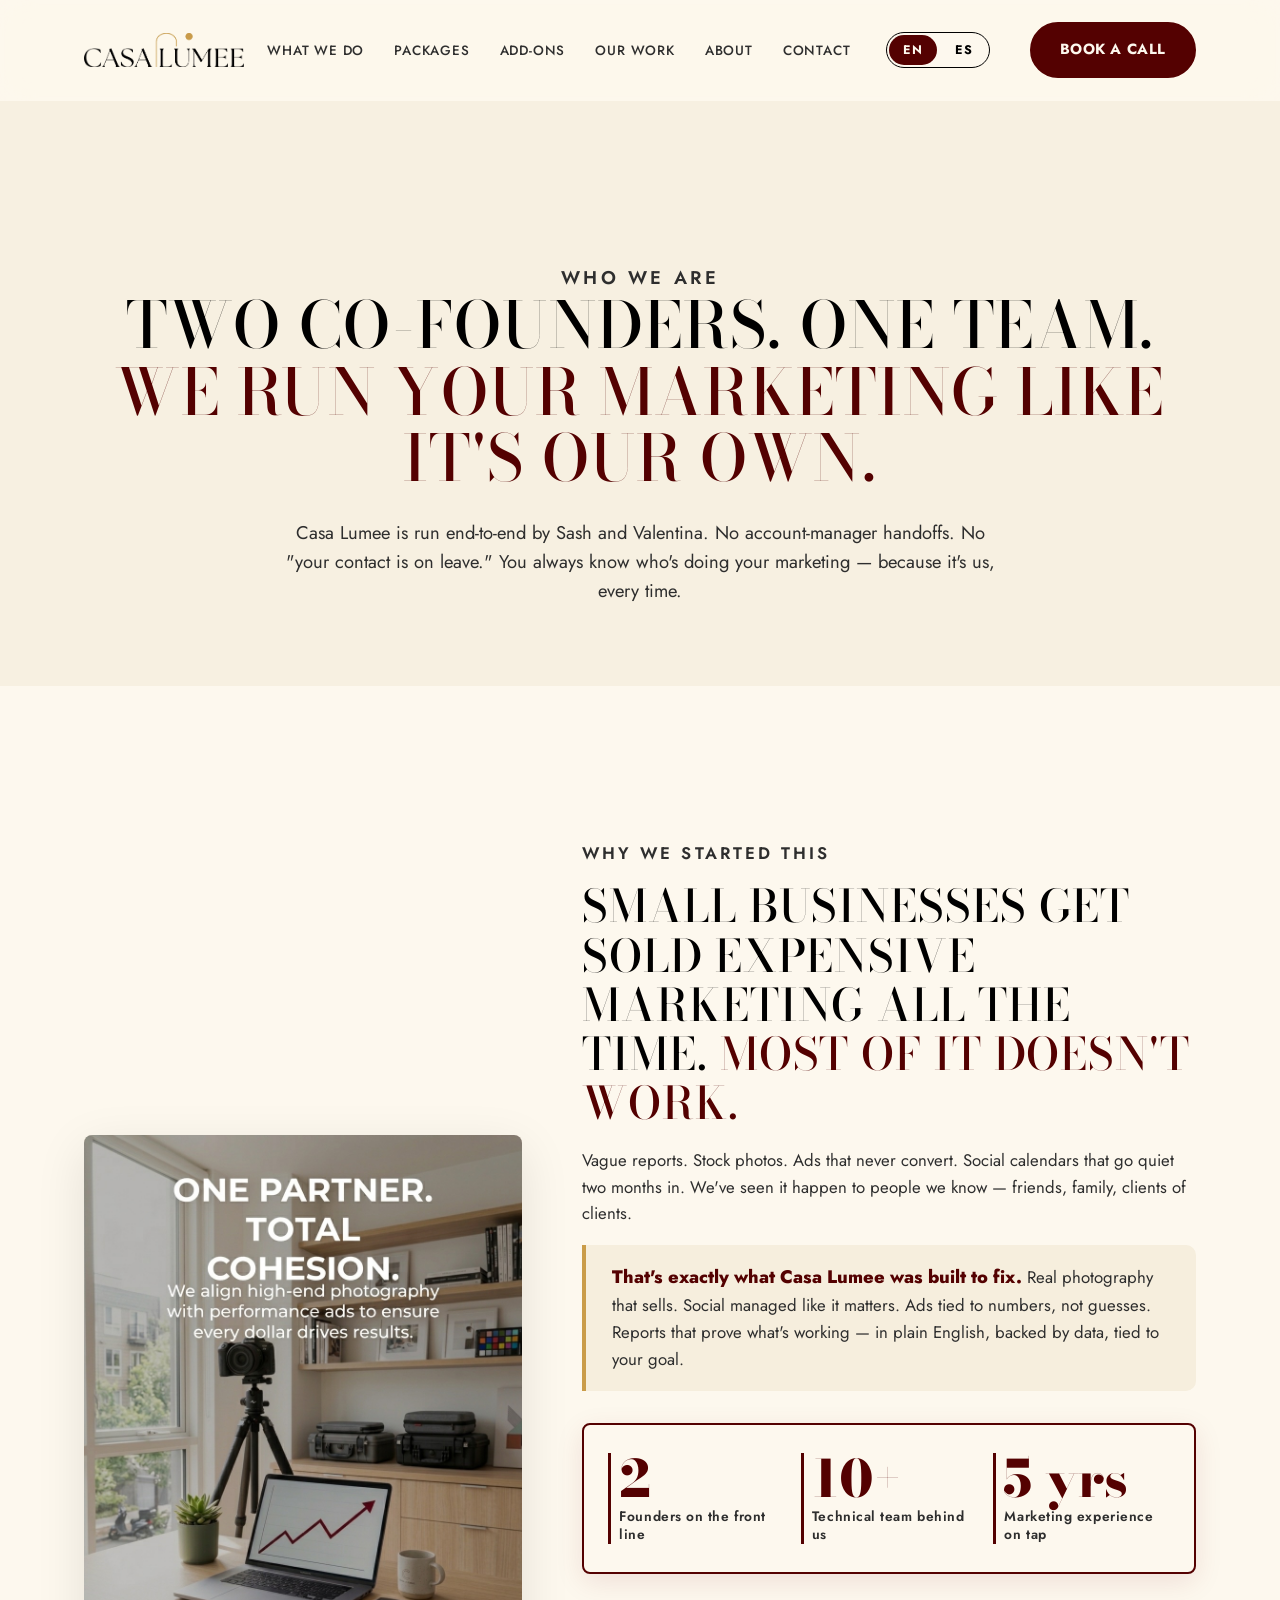
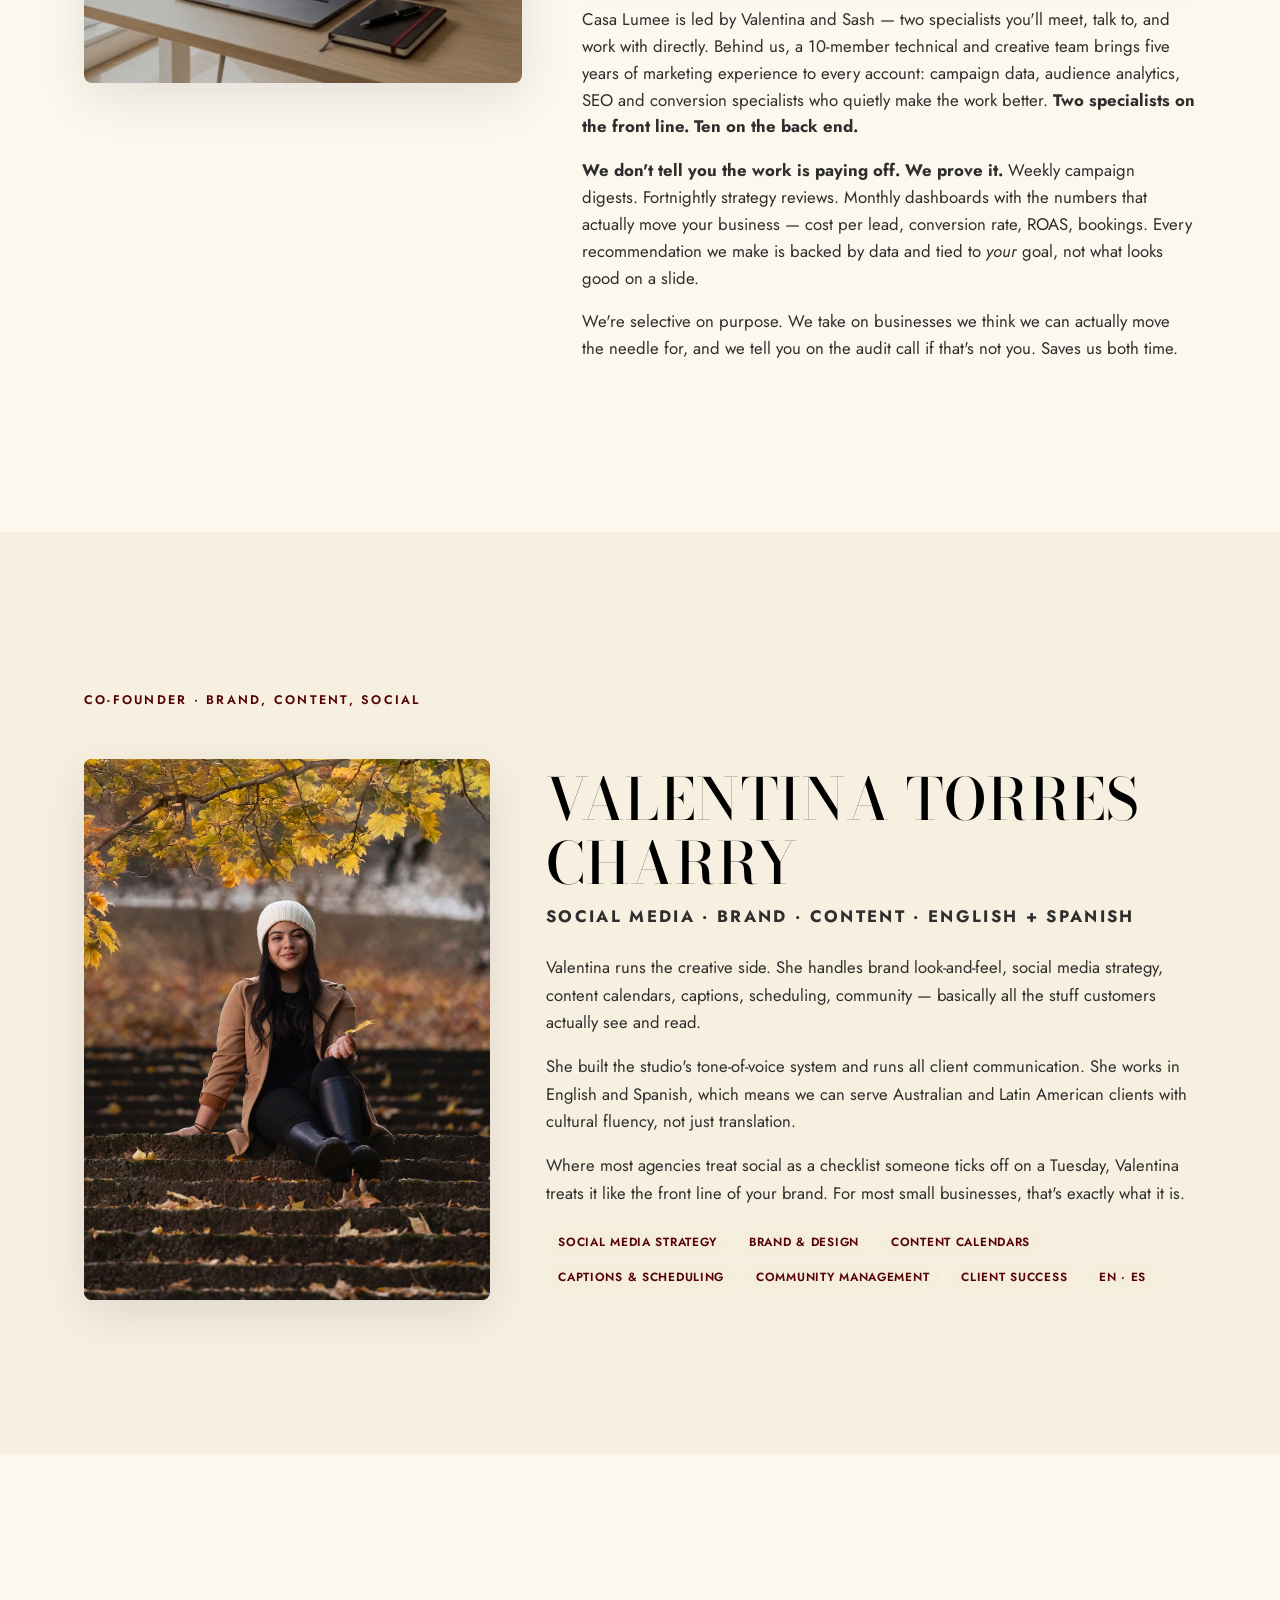
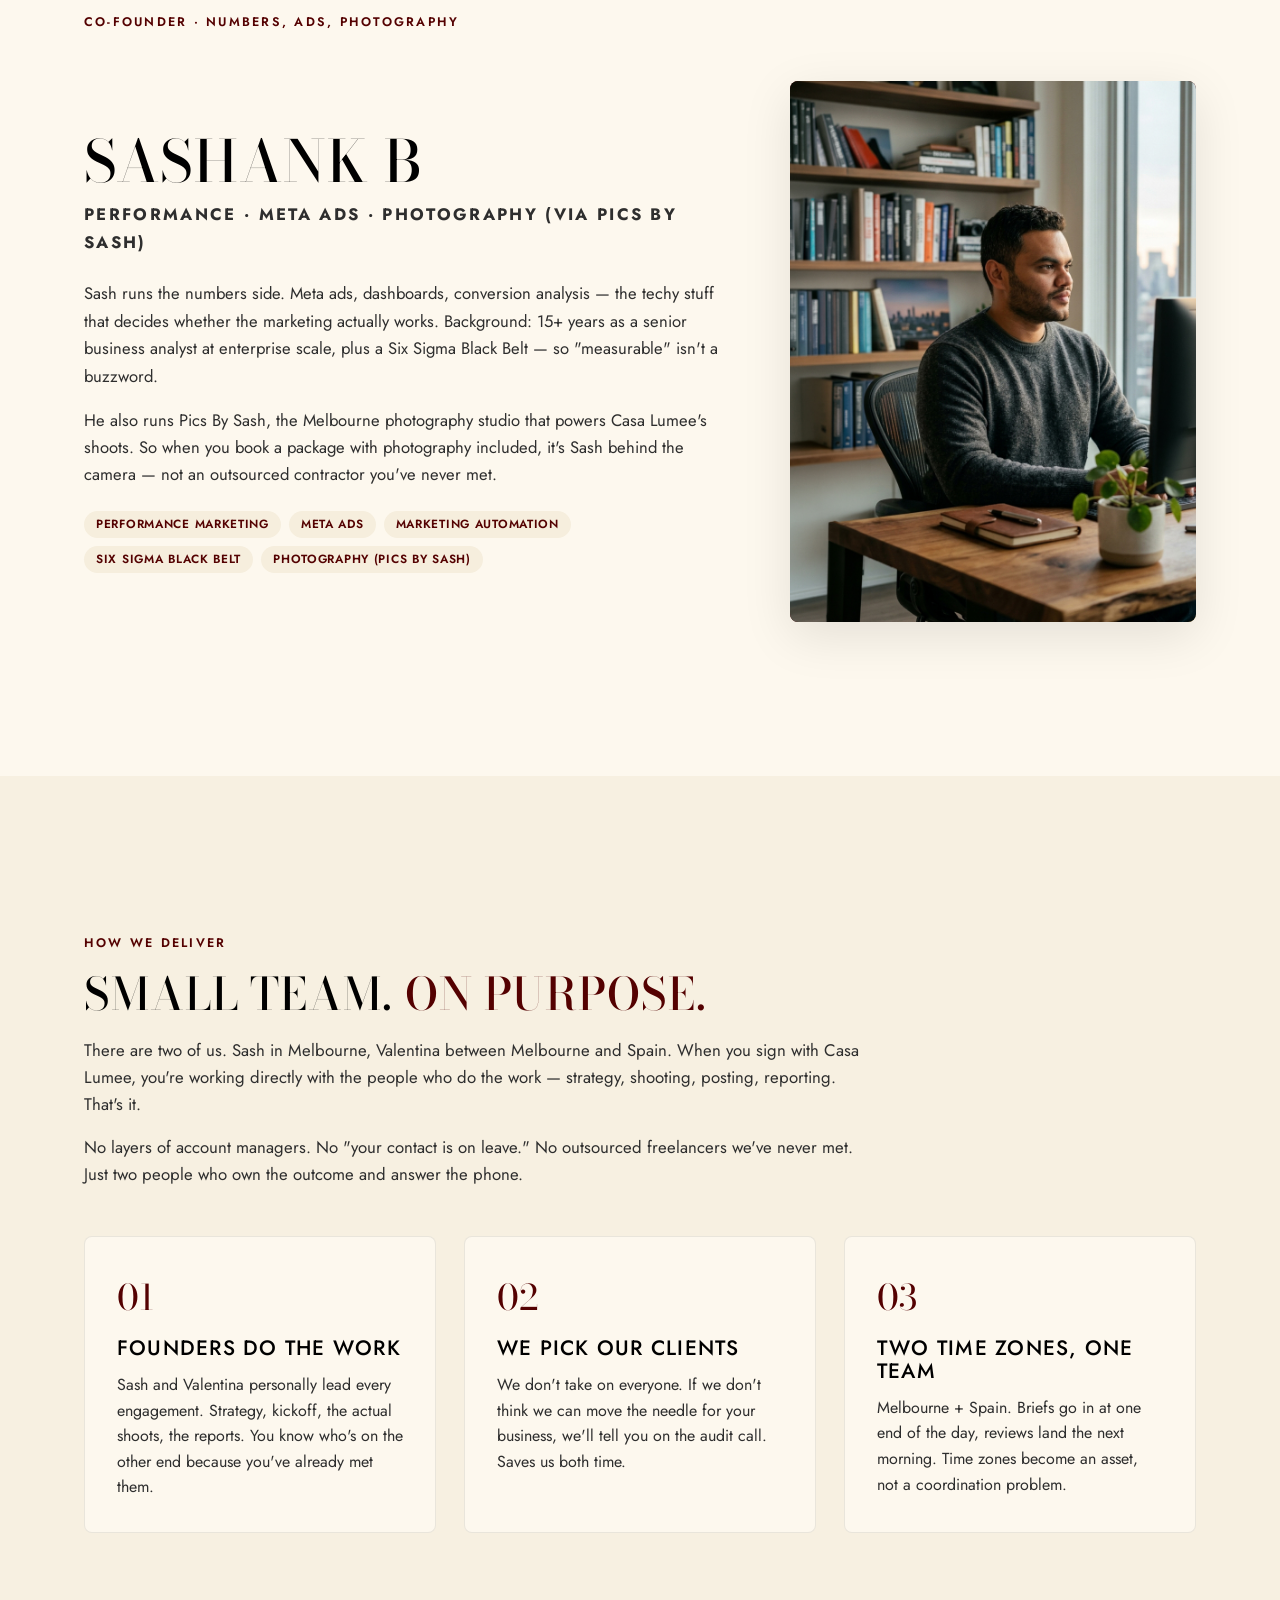
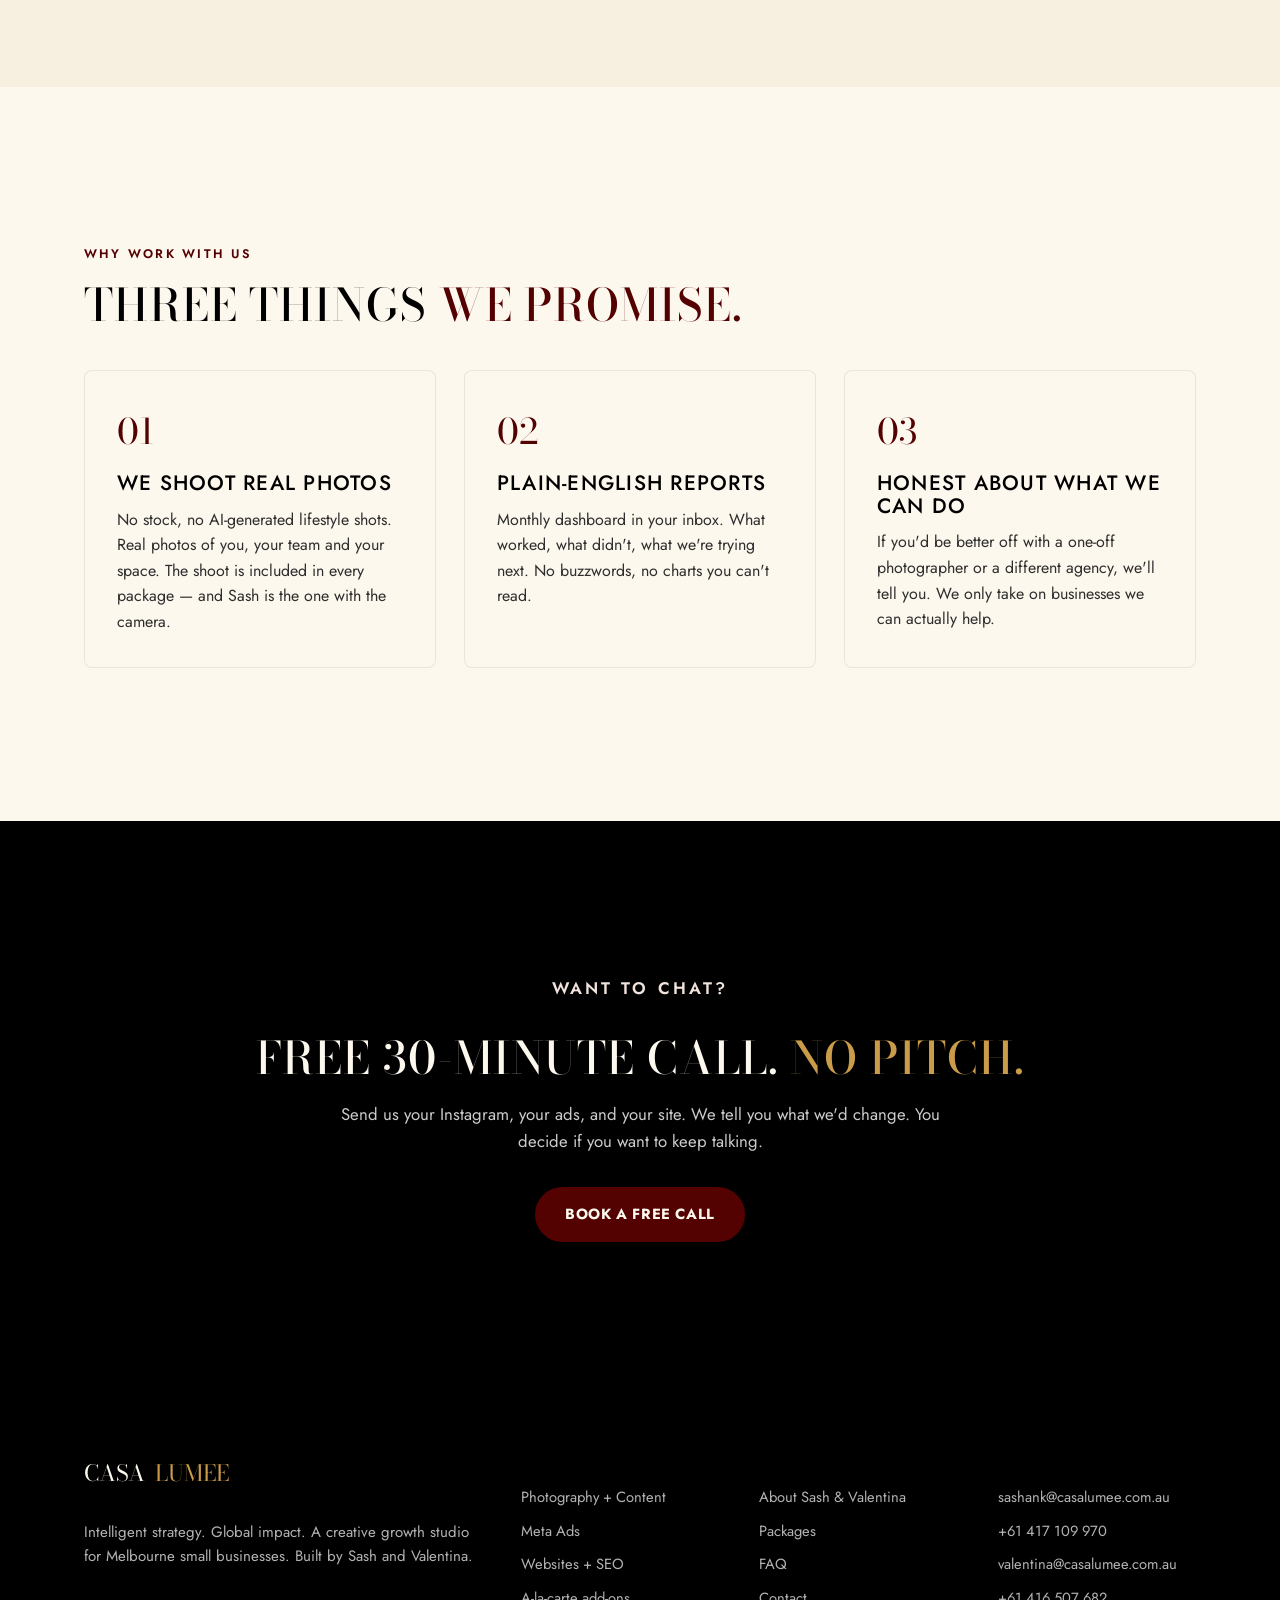
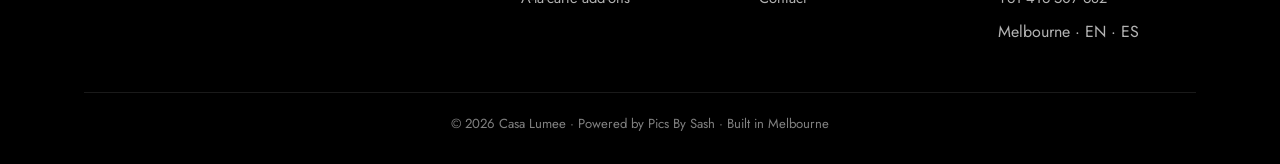
<file: about.html>
<!DOCTYPE html>
<html lang="en" data-lang="en">
<head>
  <meta charset="UTF-8" />
  <meta name="viewport" content="width=device-width, initial-scale=1, viewport-fit=cover" />

  <title>About Casa Lumee — Sash + Valentina, the team behind your marketing</title>
  <meta name="description" content="Casa Lumee is run by Sashank B (performance marketing, Meta ads, photography) and Valentina Torres Charry (social, content, brand, English + Spanish). Melbourne-based, bilingual." />
  <meta name="robots" content="index,follow,max-image-preview:large" />
  <link rel="canonical" href="https://casalumee.com.au/about.html" />
  <link rel="alternate" hreflang="en-AU" href="https://casalumee.com.au/about.html" />
  <link rel="alternate" hreflang="es" href="https://casalumee.com.au/about.html?lang=es" />
  <link rel="alternate" hreflang="x-default" href="https://casalumee.com.au/about.html" />

  <meta property="og:type" content="profile" />
  <meta property="og:title" content="About Casa Lumee — Sash + Valentina" />
  <meta property="og:description" content="Two co-founders. One team. We run small business marketing like it's our own." />
  <meta property="og:url" content="https://casalumee.com.au/about.html" />
  <meta property="og:site_name" content="Casa Lumee" />
  <meta property="og:image" content="https://casalumee.com.au/assets/og-image.jpg" />

  <link rel="icon" type="image/svg+xml" href="assets/favicon.svg" />
  <link rel="apple-touch-icon" sizes="180x180" href="assets/apple-touch-icon.png" />
  <link rel="manifest" href="manifest.json" />
  <meta name="theme-color" content="#540101" />
  <meta name="color-scheme" content="light" />

  <link rel="preconnect" href="https://fonts.googleapis.com" />
  <link rel="preconnect" href="https://fonts.gstatic.com" crossorigin />
  <link href="https://fonts.googleapis.com/css2?family=Bodoni+Moda:ital,opsz,wght@0,6..96,400;0,6..96,500;0,6..96,600;1,6..96,500&family=Jost:wght@300;400;500;600&display=swap" rel="stylesheet" />

  <link rel="stylesheet" href="css/styles.css?v=27" />

  <!-- AboutPage + Person schema -->
  <script type="application/ld+json">
  {
    "@context": "https://schema.org",
    "@type": "AboutPage",
    "url": "https://casalumee.com.au/about.html",
    "mainEntity": {
      "@type": "Organization",
      "name": "Casa Lumee",
      "url": "https://casalumee.com.au/",
      "founder": [
        {
          "@type": "Person",
          "name": "Valentina Torres Charry",
          "jobTitle": "Co-founder · Creative Direction, Brand & Social Media",
          "knowsAbout": [
            "Design aesthetics",
            "Social media strategy",
            "Brand architecture",
            "Visual direction",
            "Content calendars",
            "Tone of voice systems",
            "Community and engagement",
            "Client success",
            "Bilingual content (English and Spanish)"
          ],
          "worksFor": { "@type": "Organization", "name": "Casa Lumee" }
        },
        {
          "@type": "Person",
          "name": "Sashank B",
          "jobTitle": "Co-founder · Performance Marketing, Photography & Strategy",
          "knowsAbout": [
            "Performance marketing",
            "Meta Ads strategy",
            "Conversion rate optimisation",
            "Marketing automation",
            "Six Sigma Black Belt methodology",
            "Business analysis",
            "Data analytics",
            "Project management",
            "Photography direction"
          ],
          "worksFor": { "@type": "Organization", "name": "Casa Lumee" },
          "owns": {
            "@type": "Organization",
            "name": "Pics By Sash",
            "url": "https://picsbysash.com.au"
          },
          "sameAs": ["https://picsbysash.com.au"]
        }
      ]
    }
  }
  </script>

  <!-- BreadcrumbList schema -->
  <script type="application/ld+json">
  {
    "@context": "https://schema.org",
    "@type": "BreadcrumbList",
    "itemListElement": [
      { "@type": "ListItem", "position": 1, "name": "Home", "item": "https://casalumee.com.au/" },
      { "@type": "ListItem", "position": 2, "name": "About", "item": "https://casalumee.com.au/about.html" }
    ]
  }
  </script>
</head>
<body>

<a href="#main" class="visually-hidden" style="position:absolute;left:-9999px;">Skip to content</a>

<!-- Nav (same as index) -->
<header class="nav" role="banner">
  <div class="nav-inner">
    <a href="index.html" class="nav-logo" aria-label="Casa Lumee home">
      <img src="assets/logo-nav.png" alt="Casa Lumee" width="1516" height="323" />
    </a>
    <nav aria-label="Primary">
      <ul class="nav-links" id="navLinks">
        <li><a href="index.html#services"><span class="lang-en">What we do</span><span class="lang-es" hidden>Qué hacemos</span></a></li>
        <li><a href="index.html#packages"><span class="lang-en">Packages</span><span class="lang-es" hidden>Paquetes</span></a></li>
        <li><a href="index.html#add-ons"><span class="lang-en">Add-ons</span><span class="lang-es" hidden>Servicios</span></a></li>
        <li><a href="index.html#work"><span class="lang-en">Our work</span><span class="lang-es" hidden>Trabajos</span></a></li>
        <li><a href="about.html" aria-current="page"><span class="lang-en">About</span><span class="lang-es" hidden>Nosotros</span></a></li>
        <li><a href="index.html#contact"><span class="lang-en">Contact</span><span class="lang-es" hidden>Contacto</span></a></li>
      </ul>
    </nav>
    <div class="lang-toggle" role="group" aria-label="Language toggle">
      <button type="button" data-lang-set="en" class="is-active" aria-pressed="true">EN</button>
      <button type="button" data-lang-set="es" aria-pressed="false">ES</button>
    </div>
    <a href="index.html#contact" class="btn nav-cta">
      <span class="lang-en">Book a call</span>
      <span class="lang-es" hidden>Agenda una llamada</span>
    </a>
    <button class="nav-toggle" id="navToggle" aria-label="Toggle navigation" aria-expanded="false">☰</button>
  </div>
</header>

<main id="main">

<!-- ABOUT HERO -->
<section class="about-hero reveal" aria-labelledby="about-h">
  <div class="container">
    <p class="eyebrow">
      <span class="lang-en">Who we are</span>
      <span class="lang-es" hidden>Quiénes somos</span>
    </p>
    <h1 id="about-h">
      <span class="lang-en">Two co-founders. One team. <span class="accent">We run your marketing like it's our own.</span></span>
      <span class="lang-es" hidden>Dos cofundadores. Un equipo. <span class="accent">Llevamos tu marketing como si fuera nuestro.</span></span>
    </h1>
    <p>
      <span class="lang-en">Casa Lumee is run end-to-end by Sash and Valentina. No account-manager handoffs. No "your contact is on leave." You always know who's doing your marketing — because it's us, every time.</span>
      <span class="lang-es" hidden>Casa Lumee lo manejamos de punta a punta Sash y Valentina. Sin pases a account managers. Sin "tu contacto está de vacaciones." Siempre sabes quién hace tu marketing — porque somos nosotros, todas las veces.</span>
    </p>
  </div>
</section>

<!-- STORY -->
<section class="reveal" aria-labelledby="story-h">
  <div class="container">
    <div class="story">
      <div class="portrait">
        <img src="assets/team/cohesion.jpg?v=14" alt="Casa Lumee's approach — high-end photography aligned with performance ads. One partner, total cohesion." width="928" height="1152" loading="lazy" decoding="async" />
      </div>
      <div class="copy">
        <p class="eyebrow green">
          <span class="lang-en">Why we started this</span>
          <span class="lang-es" hidden>Por qué empezamos</span>
        </p>
        <h2 id="story-h">
          <span class="lang-en">Small businesses get sold expensive marketing all the time. <span style="color:var(--cherry)">Most of it doesn't work.</span></span>
          <span class="lang-es" hidden>A las PYMES les venden marketing caro todo el tiempo. <span style="color:var(--cherry)">La mayoría no funciona.</span></span>
        </h2>
        <p>
          <span class="lang-en">Vague reports. Stock photos. Ads that never convert. Social calendars that go quiet two months in. We've seen it happen to people we know — friends, family, clients of clients.</span>
          <span class="lang-es" hidden>Reportes vagos. Fotos de stock. Ads que no convierten. Calendarios sociales que se quedan en silencio a los dos meses. Lo hemos visto pasarle a gente cercana — amigos, familia, clientes de clientes.</span>
        </p>

        <p class="story-solution">
          <span class="lang-en"><strong>That's exactly what Casa Lumee was built to fix.</strong> Real photography that sells. Social managed like it matters. Ads tied to numbers, not guesses. Reports that prove what's working — in plain English, backed by data, tied to your goal.</span>
          <span class="lang-es" hidden><strong>Para eso construimos Casa Lumee.</strong> Fotografía real que vende. Redes manejadas como deben. Ads atados a números, no a suposiciones. Reportes que demuestran qué funciona — en lenguaje simple, respaldados por datos, atados a tu objetivo.</span>
        </p>

        <!-- Credibility block: small front line, deep technical backing -->
        <div class="credibility-block" aria-label="Team credentials">
          <div class="credibility-stat">
            <span class="credibility-num">2</span>
            <span class="credibility-label"><span class="lang-en">Founders on the front line</span><span class="lang-es" hidden>Fundadores al frente</span></span>
          </div>
          <div class="credibility-stat">
            <span class="credibility-num">10+</span>
            <span class="credibility-label"><span class="lang-en">Technical team behind us</span><span class="lang-es" hidden>Equipo técnico de respaldo</span></span>
          </div>
          <div class="credibility-stat">
            <span class="credibility-num">5 yrs</span>
            <span class="credibility-label"><span class="lang-en">Marketing experience on tap</span><span class="lang-es" hidden>Años de experiencia disponible</span></span>
          </div>
        </div>

        <p>
          <span class="lang-en">Casa Lumee is led by Valentina and Sash — two specialists you'll meet, talk to, and work with directly. Behind us, a 10-member technical and creative team brings five years of marketing experience to every account: campaign data, audience analytics, SEO and conversion specialists who quietly make the work better. <strong>Two specialists on the front line. Ten on the back end.</strong></span>
          <span class="lang-es" hidden>Casa Lumee lo lideran Valentina y Sash — dos especialistas con quienes vas a hablar y trabajar directamente. Detrás, un equipo técnico y creativo de 10 personas con cinco años de experiencia en marketing: data de campañas, analítica de audiencia, especialistas en SEO y conversión que silenciosamente hacen el trabajo mejor. <strong>Dos especialistas al frente. Diez detrás.</strong></span>
        </p>

        <p>
          <span class="lang-en"><strong>We don't tell you the work is paying off. We prove it.</strong> Weekly campaign digests. Fortnightly strategy reviews. Monthly dashboards with the numbers that actually move your business — cost per lead, conversion rate, ROAS, bookings. Every recommendation we make is backed by data and tied to <em>your</em> goal, not what looks good on a slide.</span>
          <span class="lang-es" hidden><strong>No te decimos que el trabajo funciona. Te lo demostramos.</strong> Reportes semanales de campaña. Revisiones de estrategia cada dos semanas. Dashboards mensuales con los números que de verdad mueven tu negocio — costo por lead, tasa de conversión, ROAS, reservas. Cada recomendación se basa en datos y está atada a <em>tu</em> objetivo, no a lo que se ve bonito en una presentación.</span>
        </p>

        <p>
          <span class="lang-en">We're selective on purpose. We take on businesses we think we can actually move the needle for, and we tell you on the audit call if that's not you. Saves us both time.</span>
          <span class="lang-es" hidden>Somos selectivos a propósito. Aceptamos negocios donde creemos que podemos mover la aguja, y te lo decimos en la llamada si no es tu caso. Nos ahorra tiempo a los dos.</span>
        </p>
      </div>
    </div>
  </div>
</section>

<!-- VALENTINA — featured -->
<section class="section-alt reveal" aria-labelledby="valentina-h">
  <div class="container">
    <p class="eyebrow">
      <span class="lang-en">Co-founder · Brand, content, social</span>
      <span class="lang-es" hidden>Cofundadora · Marca, contenido, redes</span>
    </p>
    <div class="founder-feature">
      <div class="founder-portrait">
        <img src="assets/team/valentina.jpg?v=12" alt="Valentina Torres Charry — Co-founder, Casa Lumee. Brand, content, and social media in English and Spanish." width="1536" height="1920" loading="lazy" decoding="async" />
      </div>
      <div>
        <h2 id="valentina-h">Valentina Torres Charry</h2>
        <p class="founder-role-large">
          <span class="lang-en">Social Media · Brand · Content · English + Spanish</span>
          <span class="lang-es" hidden>Redes sociales · Marca · Contenido · Inglés + Español</span>
        </p>

        <p>
          <span class="lang-en">Valentina runs the creative side. She handles brand look-and-feel, social media strategy, content calendars, captions, scheduling, community — basically all the stuff customers actually see and read.</span>
          <span class="lang-es" hidden>Valentina lleva el lado creativo. Se encarga del look-and-feel de marca, estrategia de redes, calendarios de contenido, captions, calendario, comunidad — básicamente todo lo que los clientes ven y leen.</span>
        </p>

        <p>
          <span class="lang-en">She built the studio's tone-of-voice system and runs all client communication. She works in English and Spanish, which means we can serve Australian and Latin American clients with cultural fluency, not just translation.</span>
          <span class="lang-es" hidden>Construyó el sistema de tono de voz del estudio y maneja toda la comunicación con clientes. Trabaja en inglés y español, lo que significa que servimos clientes australianos y latinoamericanos con fluidez cultural, no solo traducción.</span>
        </p>

        <p>
          <span class="lang-en">Where most agencies treat social as a checklist someone ticks off on a Tuesday, Valentina treats it like the front line of your brand. For most small businesses, that's exactly what it is.</span>
          <span class="lang-es" hidden>Donde la mayoría de agencias tratan las redes como una lista que alguien chequea los martes, Valentina las trata como la primera línea de tu marca. Para la mayoría de PYMES, eso es exactamente lo que son.</span>
        </p>

        <div class="founder-tags">
          <span class="founder-tag">Social media strategy</span>
          <span class="founder-tag">Brand &amp; design</span>
          <span class="founder-tag">Content calendars</span>
          <span class="founder-tag">Captions &amp; scheduling</span>
          <span class="founder-tag">Community management</span>
          <span class="founder-tag">Client success</span>
          <span class="founder-tag">EN · ES</span>
        </div>
      </div>
    </div>
  </div>
</section>

<!-- SASHANK -->
<section class="reveal" aria-labelledby="sashank-h">
  <div class="container">
    <p class="eyebrow green">
      <span class="lang-en">Co-founder · Numbers, ads, photography</span>
      <span class="lang-es" hidden>Cofundador · Números, ads, fotografía</span>
    </p>
    <div class="founder-feature reverse">
      <div class="founder-portrait">
        <img src="assets/team/sashank.jpg?v=11" alt="Sashank B — Co-founder, Casa Lumee. Performance marketing, Meta Ads, and photography." width="960" height="1200" loading="lazy" decoding="async" />
      </div>
      <div>
        <h2 id="sashank-h">Sashank B</h2>
        <p class="founder-role-large">
          <span class="lang-en">Performance · Meta Ads · Photography (via Pics By Sash)</span>
          <span class="lang-es" hidden>Performance · Meta Ads · Fotografía (vía Pics By Sash)</span>
        </p>

        <p>
          <span class="lang-en">Sash runs the numbers side. Meta ads, dashboards, conversion analysis — the techy stuff that decides whether the marketing actually works. Background: 15+ years as a senior business analyst at enterprise scale, plus a Six Sigma Black Belt — so "measurable" isn't a buzzword.</span>
          <span class="lang-es" hidden>Sash lleva el lado de los números. Meta ads, dashboards, análisis de conversión — la parte técnica que decide si el marketing realmente funciona. 15+ años como analista de negocio sénior a escala enterprise, más un Six Sigma Black Belt — así que "medible" no es un buzzword.</span>
        </p>

        <p>
          <span class="lang-en">He also runs Pics By Sash, the Melbourne photography studio that powers Casa Lumee's shoots. So when you book a package with photography included, it's Sash behind the camera — not an outsourced contractor you've never met.</span>
          <span class="lang-es" hidden>También dirige Pics By Sash, el estudio de fotografía de Melbourne que hace los shoots de Casa Lumee. Así que cuando contratas un paquete con fotografía incluida, es Sash detrás de la cámara — no un freelancer que nunca conociste.</span>
        </p>

        <div class="founder-tags">
          <span class="founder-tag">Performance marketing</span>
          <span class="founder-tag">Meta Ads</span>
          <span class="founder-tag">Marketing automation</span>
          <span class="founder-tag">Six Sigma Black Belt</span>
          <span class="founder-tag">Photography (Pics By Sash)</span>
        </div>
      </div>
    </div>
  </div>
</section>

<!-- BOOTS ON THE GROUND + GLOBAL TEAM -->
<section class="reveal section-alt" aria-labelledby="global-h">
  <div class="container">
    <p class="eyebrow">
      <span class="lang-en">How we deliver</span>
      <span class="lang-es" hidden>Cómo trabajamos</span>
    </p>
    <h2 id="global-h">
      <span class="lang-en">Small team. <span style="color:var(--cherry)">On purpose.</span></span>
      <span class="lang-es" hidden>Equipo pequeño. <span style="color:var(--cherry)">A propósito.</span></span>
    </h2>
    <p style="max-width: 780px; font-size: 1.05rem; color: var(--ink-2); margin-bottom: 16px;">
      <span class="lang-en">There are two of us. Sash in Melbourne, Valentina between Melbourne and Spain. When you sign with Casa Lumee, you're working directly with the people who do the work — strategy, shooting, posting, reporting. That's it.</span>
      <span class="lang-es" hidden>Somos dos. Sash en Melbourne, Valentina entre Melbourne y España. Cuando firmas con Casa Lumee, trabajas directamente con quienes hacen el trabajo — estrategia, shoots, posteo, reportes. Punto.</span>
    </p>
    <p style="max-width: 780px; font-size: 1.05rem; color: var(--ink-2);">
      <span class="lang-en">No layers of account managers. No "your contact is on leave." No outsourced freelancers we've never met. Just two people who own the outcome and answer the phone.</span>
      <span class="lang-es" hidden>Sin capas de account managers. Sin "tu contacto está de vacaciones." Sin freelancers tercerizados que nunca conocimos. Solo dos personas que se hacen responsables del resultado y contestan el teléfono.</span>
    </p>

    <div class="cols-3" style="margin-top: 48px;">
      <article class="col-card">
        <span class="num">01</span>
        <h3><span class="lang-en">Founders do the work</span><span class="lang-es" hidden>Los fundadores hacen el trabajo</span></h3>
        <p>
          <span class="lang-en">Sash and Valentina personally lead every engagement. Strategy, kickoff, the actual shoots, the reports. You know who's on the other end because you've already met them.</span>
          <span class="lang-es" hidden>Sash y Valentina llevan cada cliente directamente. Estrategia, kickoff, los shoots, los reportes. Sabes quién está del otro lado porque ya lo conoces.</span>
        </p>
      </article>
      <article class="col-card">
        <span class="num">02</span>
        <h3><span class="lang-en">We pick our clients</span><span class="lang-es" hidden>Elegimos a nuestros clientes</span></h3>
        <p>
          <span class="lang-en">We don't take on everyone. If we don't think we can move the needle for your business, we'll tell you on the audit call. Saves us both time.</span>
          <span class="lang-es" hidden>No aceptamos a cualquiera. Si no creemos que podamos mover la aguja, te lo decimos en la llamada. Nos ahorra tiempo a los dos.</span>
        </p>
      </article>
      <article class="col-card">
        <span class="num">03</span>
        <h3><span class="lang-en">Two time zones, one team</span><span class="lang-es" hidden>Dos zonas horarias, un equipo</span></h3>
        <p>
          <span class="lang-en">Melbourne + Spain. Briefs go in at one end of the day, reviews land the next morning. Time zones become an asset, not a coordination problem.</span>
          <span class="lang-es" hidden>Melbourne + España. Los briefs entran a una hora del día, las revisiones llegan a la mañana siguiente. Las zonas horarias se vuelven una ventaja, no un problema.</span>
        </p>
      </article>
    </div>
  </div>
</section>

<!-- WHY (3 numbered rows) -->
<section class="reveal" aria-labelledby="why-h">
  <div class="container">
    <p class="eyebrow green">
      <span class="lang-en">Why work with us</span>
      <span class="lang-es" hidden>Por qué elegirnos</span>
    </p>
    <h2 id="why-h">
      <span class="lang-en">Three things <span style="color:var(--cherry)">we promise.</span></span>
      <span class="lang-es" hidden>Tres cosas <span style="color:var(--cherry)">que prometemos.</span></span>
    </h2>
    <div class="cols-3">
      <article class="col-card">
        <span class="num">01</span>
        <h3><span class="lang-en">We shoot real photos</span><span class="lang-es" hidden>Fotos reales, sin stock</span></h3>
        <p>
          <span class="lang-en">No stock, no AI-generated lifestyle shots. Real photos of you, your team and your space. The shoot is included in every package — and Sash is the one with the camera.</span>
          <span class="lang-es" hidden>Sin stock, sin imágenes generadas por IA. Fotos reales de ti, tu equipo y tu espacio. El shoot está incluido en todos nuestros paquetes — y Sash es el que está con la cámara.</span>
        </p>
      </article>
      <article class="col-card">
        <span class="num">02</span>
        <h3><span class="lang-en">Plain-English reports</span><span class="lang-es" hidden>Reportes en lenguaje simple</span></h3>
        <p>
          <span class="lang-en">Monthly dashboard in your inbox. What worked, what didn't, what we're trying next. No buzzwords, no charts you can't read.</span>
          <span class="lang-es" hidden>Dashboard mensual en tu inbox. Qué funcionó, qué no, qué vamos a probar. Sin buzzwords, sin gráficos que no entiendas.</span>
        </p>
      </article>
      <article class="col-card">
        <span class="num">03</span>
        <h3><span class="lang-en">Honest about what we can do</span><span class="lang-es" hidden>Honestos sobre lo que podemos hacer</span></h3>
        <p>
          <span class="lang-en">If you'd be better off with a one-off photographer or a different agency, we'll tell you. We only take on businesses we can actually help.</span>
          <span class="lang-es" hidden>Si te conviene más un fotógrafo único o una agencia diferente, te lo decimos. Solo aceptamos negocios donde podemos ayudar de verdad.</span>
        </p>
      </article>
    </div>
  </div>
</section>

<!-- CTA -->
<section class="cta reveal" aria-labelledby="cta-h">
  <div class="container">
    <p class="eyebrow" style="color:var(--cherry-soft)">
      <span class="lang-en">Want to chat?</span>
      <span class="lang-es" hidden>¿Quieres hablar?</span>
    </p>
    <h2 id="cta-h">
      <span class="lang-en">Free 30-minute call. <span class="accent">No pitch.</span></span>
      <span class="lang-es" hidden>Llamada gratis de 30 minutos. <span class="accent">Sin pitch.</span></span>
    </h2>
    <p>
      <span class="lang-en">Send us your Instagram, your ads, and your site. We tell you what we'd change. You decide if you want to keep talking.</span>
      <span class="lang-es" hidden>Mándanos tu Instagram, tus ads y tu web. Te decimos qué cambiaríamos. Tú decides si quieres seguir hablando.</span>
    </p>
    <a href="index.html#contact" class="btn">
      <span class="lang-en">Book a free call</span>
      <span class="lang-es" hidden>Agenda una llamada gratis</span>
    </a>
  </div>
</section>

</main>

<footer class="footer" role="contentinfo">
  <div class="container">
    <div class="footer-grid">
      <div>
        <span class="logo-line">Casa <span class="accent">Lumee</span></span>
        <p style="font-size:.94rem;margin-top:14px;">
          <span class="lang-en">Intelligent strategy. Global impact. A creative growth studio for Melbourne small businesses. Built by Sash and Valentina.</span>
          <span class="lang-es" hidden>Estrategia inteligente. Impacto global. Un estudio creativo para PYMES de Melbourne. Por Sash y Valentina.</span>
        </p>
      </div>
      <div>
        <h3 class="footer-h"><span class="lang-en">What we do</span><span class="lang-es" hidden>Qué hacemos</span></h3>
        <ul>
          <li><a href="index.html#services"><span class="lang-en">Photography + Content</span><span class="lang-es" hidden>Fotografía + Contenido</span></a></li>
          <li><a href="index.html#services"><span class="lang-en">Meta Ads</span><span class="lang-es" hidden>Meta Ads</span></a></li>
          <li><a href="index.html#services"><span class="lang-en">Websites + SEO</span><span class="lang-es" hidden>Sitios + SEO</span></a></li>
          <li><a href="index.html#add-ons"><span class="lang-en">A-la-carte add-ons</span><span class="lang-es" hidden>Servicios a la carta</span></a></li>
        </ul>
      </div>
      <div>
        <h3 class="footer-h"><span class="lang-en">The studio</span><span class="lang-es" hidden>El estudio</span></h3>
        <ul>
          <li><a href="about.html"><span class="lang-en">About Sash &amp; Valentina</span><span class="lang-es" hidden>Sobre Sash y Valentina</span></a></li>
          <li><a href="index.html#packages"><span class="lang-en">Packages</span><span class="lang-es" hidden>Paquetes</span></a></li>
          <li><a href="index.html#faq">FAQ</a></li>
          <li><a href="index.html#contact"><span class="lang-en">Contact</span><span class="lang-es" hidden>Contacto</span></a></li>
        </ul>
      </div>
      <div>
        <h3 class="footer-h"><span class="lang-en">Reach us</span><span class="lang-es" hidden>Contáctanos</span></h3>
        <ul>
          <li><a href="mailto:sashank@casalumee.com.au">sashank@casalumee.com.au</a></li>
          <li><a href="tel:+61417109970">+61 417 109 970</a></li>
          <li><a href="mailto:valentina@casalumee.com.au">valentina@casalumee.com.au</a></li>
          <li><a href="tel:+61416507682">+61 416 507 682</a></li>
          <li>Melbourne · EN · ES</li>
        </ul>
      </div>
    </div>
    <div class="footer-bottom">
      © <span id="year"></span> Casa Lumee · Powered by Pics By Sash · Built in Melbourne
    </div>
  </div>
</footer>

<script src="js/main.js?v=11" defer></script>
</body>
</html>
</file>
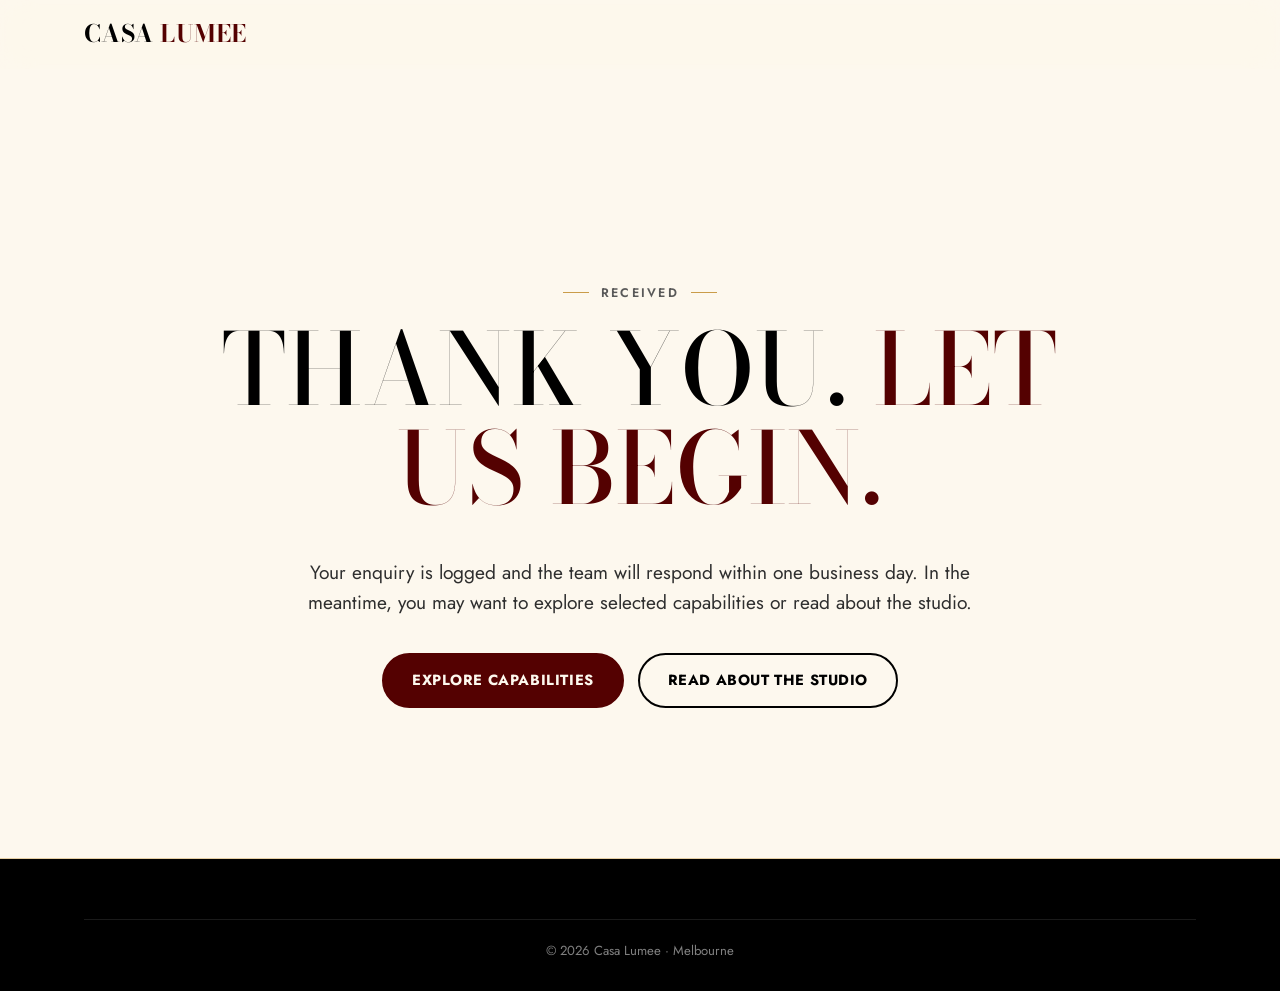
<file: thank-you.html>
<!DOCTYPE html>
<html lang="en">
<head>
  <meta charset="UTF-8" />
  <meta name="viewport" content="width=device-width, initial-scale=1" />
  <title>Thank you — Casa Lumee</title>
  <meta name="description" content="Your message has been received. The Casa Lumee team will respond within one business day." />
  <meta name="robots" content="noindex,follow" />
  <link rel="canonical" href="https://casalumee.com.au/thank-you.html" />
  <link rel="preconnect" href="https://fonts.googleapis.com" />
  <link rel="preconnect" href="https://fonts.gstatic.com" crossorigin />
  <link href="https://fonts.googleapis.com/css2?family=Bodoni+Moda:ital,opsz,wght@0,6..96,400;0,6..96,500;0,6..96,600;1,6..96,500&family=Jost:wght@300;400;500;600&display=swap" rel="stylesheet" />
  <link rel="stylesheet" href="css/styles.css?v=19" />
</head>
<body>
<header class="nav">
  <div class="nav-inner">
    <a href="index.html" class="nav-logo"><span class="wordmark">Casa <span class="accent">Lumee</span></span></a>
  </div>
</header>
<main>
  <section class="hero" style="text-align:center;">
    <div class="container hero-inner">
      <p class="eyebrow">Received</p>
      <h1>Thank you. <span class="accent">Let us begin.</span></h1>
      <p class="lead">Your enquiry is logged and the team will respond within one business day. In the meantime, you may want to explore selected capabilities or read about the studio.</p>
      <div class="hero-actions">
        <a href="index.html#services" class="btn">Explore Capabilities</a>
        <a href="about.html" class="btn btn-ghost">Read About the Studio</a>
      </div>
    </div>
  </section>
</main>
<footer class="footer">
  <div class="container">
    <div class="footer-bottom">© <span id="year"></span> Casa Lumee · Melbourne</div>
  </div>
</footer>
<script src="js/main.js" defer></script>
</body>
</html>
</file>
<file: css/styles.css>
/* ==========================================================================
   Casa Lumee — Creative Growth Studio
   Intelligent Strategy. Global Impact.
   ========================================================================== */

/* ---------- Design tokens ---------- */
:root {
  /* Brand palette — Casa Lumee Brand Book 2026 (Valentina).
     Monochrome + single accent · proportion 55 ivory / 30 black / 10 wine / 5 gold.
     Ivory & black build the piece; wine & gold sign it. Gold = fine lines/detail only. */
  --cherry: #540101;          /* WINE bordeaux — signature accent: CTAs, links, headline emphasis */
  --cherry-deep: #3A0000;     /* wine — hover / deepest */
  --cherry-soft: #F0E3DC;     /* soft warm tint for gentle backgrounds */
  --forest: #CA9C49;          /* CHAMPAGNE GOLD — fine accent: hairlines, borders, gradient blends */
  --forest-deep: #A87E33;     /* deeper gold */
  --forest-soft: #F6EEDD;     /* soft champagne tint */
  --ink: #000000;             /* ink black — text & editorial */
  --ink-2: #2E2E2E;
  --ink-3: #595959;
  --ink-4: #767676;
  --paper: #FDF8EE;           /* IVORY (marfil) — primary background & space */
  --paper-alt: #F7F0E1;       /* deeper ivory for alternating sections */
  --paper-grey: #F0E8D9;      /* warm ivory-grey */
  --gold: #CA9C49;            /* champagne gold — fine-accent alias */

  /* Type — Bodoni Moda (display · Medium, italic for emphasis) + Jost (body/UI · Light/Regular) */
  --display: 'Bodoni Moda', Georgia, 'Times New Roman', serif;
  --body: 'Jost', system-ui, -apple-system, 'Segoe UI', sans-serif;

  /* Layout */
  --radius-card: 8px;
  --radius-pill: 999px;
  --shadow-soft: 0 1px 2px rgba(10, 10, 10, 0.04);
  --shadow-card: 0 14px 50px rgba(10, 10, 10, 0.10);
  --hairline: rgba(10, 10, 10, 0.10);
  --hairline-gold: rgba(202, 156, 73, 0.45);
  --container: 1160px;
}

/* ---------- Reset ---------- */
*, *::before, *::after { box-sizing: border-box; }
html { scroll-behavior: smooth; -webkit-text-size-adjust: 100%; }
body {
  margin: 0;
  font-family: var(--body);
  font-size: 16px;
  line-height: 1.6;
  color: var(--ink);
  background: var(--paper);
  -webkit-font-smoothing: antialiased;
  -moz-osx-font-smoothing: grayscale;
}
img, svg { max-width: 100%; display: block; }
a { color: var(--cherry); text-decoration: none; transition: color 180ms ease; }
a:hover, a:focus { color: var(--cherry-deep); }
button { font-family: inherit; cursor: pointer; }

/* ---------- Typography ----------
   Bodoni Moda (display) for h1/h2 headlines; Jost (body) for smaller h3/h4 UI labels. */
h1, h2, h3, h4 {
  font-family: var(--display);
  font-weight: 500;
  letter-spacing: 0.01em;
  line-height: 1.1;
  margin: 0 0 0.4em;
  color: var(--ink);
  text-transform: uppercase;
}
h1 { font-size: clamp(2.2rem, 5vw, 4.4rem); line-height: 1.04; letter-spacing: 0.02em; }
h2 { font-size: clamp(1.7rem, 3.6vw, 2.8rem); letter-spacing: 0.02em; }
h3 { font-family: var(--body); font-size: clamp(1.1rem, 2vw, 1.4rem); font-weight: 500; letter-spacing: 0.06em; }
h4 { font-family: var(--body); font-size: 1.02rem; letter-spacing: 0.08em; font-weight: 500; }
p { margin: 0 0 1em; }
.eyebrow {
  font-family: var(--body);
  font-weight: 600;
  font-size: 0.78rem;
  letter-spacing: 0.18em;
  text-transform: uppercase;
  color: var(--cherry);
  margin: 0 0 1rem;
  display: inline-block;
}
.eyebrow.green { color: var(--cherry); }

/* ---------- Layout ---------- */
.container {
  width: 100%;
  max-width: var(--container);
  margin: 0 auto;
  padding: 0 24px;
}
section { padding: clamp(88px, 12vw, 168px) 0; }
.section-alt { background: var(--paper-alt); }
.section-dark { background: var(--ink); color: var(--paper); }
.section-dark h1, .section-dark h2, .section-dark h3 { color: var(--paper); }
.section-dark .accent { color: var(--gold); }   /* accent-on-dark = champagne gold */

/* ---------- Buttons ---------- */
.btn {
  display: inline-flex;
  align-items: center;
  gap: 8px;
  padding: 14px 28px;
  font-family: var(--body);
  font-weight: 700;
  font-size: 0.92rem;
  letter-spacing: 0.04em;
  text-transform: uppercase;
  border-radius: var(--radius-pill);
  border: 2px solid var(--cherry);
  background: var(--cherry);
  color: var(--paper);
  cursor: pointer;
  transition: transform 180ms ease, background 180ms ease, border-color 180ms ease, color 180ms ease;
}
.btn:hover, .btn:focus {
  background: var(--cherry-deep);
  border-color: var(--cherry-deep);
  color: var(--paper);
  transform: translateY(-1px);
}
.btn-ghost {
  background: transparent;
  color: var(--ink);
  border-color: var(--ink);
}
.btn-ghost:hover, .btn-ghost:focus {
  background: var(--ink);
  color: var(--paper);
}
/* Gold is a fine-accent only — render the secondary button as a gold-framed,
   ink-text button (black on gold has strong contrast; gold stays a "detail"). */
.btn-green {
  background: transparent;
  color: var(--ink);
  border-color: var(--gold);
}
.btn-green:hover, .btn-green:focus {
  background: var(--gold);
  border-color: var(--gold);
  color: var(--ink);
}

/* ---------- Navigation ---------- */
.nav {
  position: sticky;
  top: 0;
  z-index: 100;
  background: rgba(253, 248, 238, 0.78);
  backdrop-filter: saturate(180%) blur(16px);
  -webkit-backdrop-filter: saturate(180%) blur(16px);
  border-bottom: 1px solid transparent;
  transition: border-color 240ms ease, background 240ms ease, box-shadow 240ms ease;
}
.nav.is-scrolled {
  background: rgba(253, 248, 238, 0.92);
  border-bottom-color: var(--hairline);
  box-shadow: 0 1px 0 var(--hairline-gold);
}
.nav-inner {
  display: flex;
  align-items: center;
  justify-content: space-between;
  padding: 22px 24px;
  max-width: var(--container);
  margin: 0 auto;
  transition: padding 240ms ease;
}
.nav.is-scrolled .nav-inner { padding: 13px 24px; }
.nav-logo {
  display: inline-flex;
  align-items: center;
  gap: 10px;
  font-family: var(--display);
  font-size: 1.5rem;
  color: var(--ink);
  text-transform: uppercase;
  letter-spacing: 0.02em;
  line-height: 1;
}
.nav-logo img {
  height: 34px;
  width: auto;
  display: block;
  object-fit: contain;
}
.nav-logo .dot {
  width: 12px;
  height: 12px;
  background: var(--cherry);
  border-radius: 50%;
  display: inline-block;
}
.nav-logo .accent { color: var(--cherry); }
.nav-links {
  display: flex;
  gap: 30px;
  list-style: none;
  margin: 0;
  padding: 0;
}
.nav-links a {
  font-weight: 500;
  font-size: 0.84rem;
  letter-spacing: 0.06em;
  text-transform: uppercase;
  color: var(--ink-2);
  white-space: nowrap;
}
.nav-links a:hover { color: var(--cherry); }
.nav-cta { margin-left: 16px; }
.nav-toggle {
  display: none;
  background: none;
  border: 0;
  font-size: 1.6rem;
  color: var(--ink);
  padding: 4px 8px;
}

/* ---------- Hero ---------- */
.hero {
  position: relative;
  padding: clamp(120px, 17vw, 210px) 0 clamp(96px, 12vw, 150px);
  background: var(--paper);
  border-bottom: 1px solid var(--hairline-gold);
  overflow: hidden;
}
.hero-inner {
  max-width: 940px;
  margin: 0 auto;
  text-align: center;
  position: relative;
  z-index: 2;
}
.hero .eyebrow { color: var(--ink-3); }
.hero .eyebrow::before,
.hero .eyebrow::after {
  content: "";
  display: inline-block;
  width: 26px;
  height: 1px;
  background: var(--gold);
  vertical-align: middle;
  margin: 0 12px 3px;
}
.hero h1 {
  font-size: clamp(3rem, 8vw, 6.2rem);
  line-height: 1.0;
  letter-spacing: 0.01em;
}
.hero h1 .accent { color: var(--cherry); }
.hero .lead {
  font-size: clamp(1.05rem, 1.5vw, 1.25rem);
  color: var(--ink-2);
  max-width: 700px;
  margin: 1.2rem auto 2.2rem;
  line-height: 1.55;
}
.hero-actions {
  display: flex;
  gap: 14px;
  justify-content: center;
  flex-wrap: wrap;
}
.hero-shapes {
  position: absolute;
  inset: 0;
  pointer-events: none;
  z-index: 1;
}
.hero-shape {
  position: absolute;
  border-radius: 50%;
  opacity: 0.5;
}
.hero-shape.s1 { width: 180px; height: 180px; background: var(--forest); top: 15%; left: 8%; opacity: 0.08; }
.hero-shape.s2 { width: 120px; height: 120px; background: var(--cherry); bottom: 20%; right: 10%; opacity: 0.1; }

/* ---------- Value Prop ---------- */
.valueprop {
  text-align: center;
}
.valueprop h2 .accent { color: var(--cherry); }
.valueprop p {
  max-width: 760px;
  margin: 0 auto;
  font-size: 1.1rem;
  color: var(--ink-2);
}

/* ---------- Services ---------- */
.services-grid {
  display: grid;
  grid-template-columns: repeat(2, 1fr);
  gap: 20px;
  margin-top: 40px;
}
.service-card {
  background: var(--paper);
  border: 1px solid var(--hairline);
  border-radius: var(--radius-card);
  padding: 40px 36px;
  cursor: pointer;
  position: relative;
  transition: border-color 200ms ease, transform 200ms ease, box-shadow 200ms ease;
}
.service-card:hover,
.service-card.is-active {
  border-color: var(--cherry);
  transform: translateY(-3px);
  box-shadow: var(--shadow-card);
}
.service-card.featured {
  border: 1px solid var(--cherry);
  background: var(--paper);
  box-shadow: inset 0 2px 0 var(--cherry);
}
.service-card.featured::before {
  content: 'NEW';
  position: absolute;
  top: 18px;
  right: 18px;
  font-family: var(--body);
  font-weight: 700;
  font-size: 0.7rem;
  letter-spacing: 0.12em;
  color: var(--paper);
  background: var(--cherry);
  padding: 4px 10px;
  border-radius: var(--radius-pill);
}
.service-icon {
  width: 52px;
  height: 52px;
  border-radius: 8px;
  background: transparent;
  border: 1px solid var(--hairline-gold);
  color: var(--cherry);
  display: inline-flex;
  align-items: center;
  justify-content: center;
  margin-bottom: 22px;
}
.service-card.featured .service-icon {
  background: var(--cherry);
  border-color: var(--cherry);
  color: var(--paper);
}
.service-card h3 {
  margin-bottom: 12px;
  font-size: 1.4rem;
}
.service-card p {
  color: var(--ink-2);
  font-size: 0.96rem;
  margin: 0;
}

/* Service detail panel */
.service-detail {
  margin-top: 28px;
  background: var(--paper);
  border: 1.5px solid var(--cherry);
  border-radius: var(--radius-card);
  padding: 36px;
  position: relative;
  box-shadow: var(--shadow-card);
  display: none;
}
.service-detail.is-open { display: block; animation: fadeUp 360ms ease both; }
.service-detail h3 { color: var(--cherry); margin-bottom: 12px; }
.service-detail .detail-grid {
  display: grid;
  grid-template-columns: 1fr 1fr;
  gap: 28px;
  align-items: start;
  margin-top: 24px;
}
.detail-tags {
  display: flex;
  flex-wrap: wrap;
  gap: 8px;
  margin: 16px 0 20px;
}
.detail-tag {
  font-size: 0.74rem;
  font-weight: 600;
  letter-spacing: 0.06em;
  text-transform: uppercase;
  padding: 5px 12px;
  border-radius: var(--radius-pill);
  background: var(--forest-soft);
  color: var(--cherry);
}
.detail-actions {
  display: flex;
  flex-wrap: wrap;
  gap: 12px;
  margin-top: 20px;
}

/* Image slot placeholder */
.img-slot {
  background: var(--paper-alt);
  border: 1px solid var(--hairline-gold);
  border-radius: var(--radius-card);
  aspect-ratio: 4 / 3;
  display: flex;
  align-items: center;
  justify-content: center;
  color: var(--ink-4);
  font-size: 0.72rem;
  letter-spacing: 0.14em;
  text-transform: uppercase;
  font-weight: 600;
  text-align: center;
  padding: 16px;
}
.img-slot.filled {
  background: none;
  border: 0;
  overflow: hidden;
  padding: 0;
}
.img-slot.filled img {
  width: 100%;
  height: 100%;
  object-fit: cover;
}
.img-grid-4 {
  display: grid;
  grid-template-columns: 1fr 1fr;
  gap: 10px;
}

/* Dashboard mock */
.dash-mock {
  background: var(--paper);
  border: 1.5px solid rgba(10, 10, 10, 0.1);
  border-radius: 10px;
  padding: 20px;
}
.dash-stats {
  display: grid;
  grid-template-columns: repeat(2, 1fr);
  gap: 10px;
  margin-bottom: 18px;
}
.dash-stat {
  background: var(--paper-alt);
  border-radius: 8px;
  padding: 12px;
}
.dash-stat-label {
  font-size: 0.7rem;
  letter-spacing: 0.06em;
  text-transform: uppercase;
  color: var(--ink-3);
  font-weight: 600;
}
.dash-stat-value {
  font-family: var(--display);
  font-size: 1.4rem;
  color: var(--ink);
  margin: 4px 0 2px;
}
.dash-stat-delta { font-size: 0.75rem; font-weight: 600; }
.dash-stat-delta.up { color: var(--forest-deep); }
.dash-stat-delta.down { color: var(--cherry); }
.dash-chart {
  display: flex;
  align-items: flex-end;
  gap: 4px;
  height: 80px;
  border-bottom: 1px solid var(--paper-grey);
  padding-bottom: 4px;
}
.dash-bar {
  flex: 1;
  background: var(--paper-grey);
  border-radius: 2px 2px 0 0;
  min-height: 8px;
}
.dash-bar.hi { background: var(--cherry); }

/* Phone mock */
.phone-mock {
  background: var(--ink);
  border-radius: 28px;
  padding: 14px 10px 18px;
  max-width: 240px;
  margin: 0 auto;
  box-shadow: var(--shadow-card);
}
.phone-screen {
  background: var(--paper-alt);
  border-radius: 18px;
  padding: 14px 12px;
  min-height: 360px;
  display: flex;
  flex-direction: column;
  gap: 8px;
}
.bubble {
  border-radius: 14px;
  padding: 8px 12px;
  font-size: 0.78rem;
  max-width: 80%;
  line-height: 1.4;
}
.bubble.them { background: var(--paper); align-self: flex-start; }
.bubble.ai { background: var(--cherry); color: var(--paper); align-self: flex-end; }
.bubble.approve {
  align-self: center;
  background: var(--ink);
  color: var(--paper);
  font-size: 0.7rem;
  font-weight: 600;
  letter-spacing: 0.06em;
  text-transform: uppercase;
  padding: 6px 12px;
  border-radius: var(--radius-pill);
}

/* CRM pipeline mock */
.pipe {
  display: grid;
  grid-template-columns: repeat(4, 1fr);
  gap: 8px;
}
.pipe-col {
  background: var(--paper-alt);
  border-radius: 8px;
  padding: 8px;
  min-height: 140px;
}
.pipe-col h5 {
  font-family: var(--body);
  font-size: 0.7rem;
  font-weight: 700;
  letter-spacing: 0.08em;
  text-transform: uppercase;
  color: var(--ink-3);
  margin: 0 0 8px;
}
.pipe-card {
  background: var(--paper);
  border: 1px solid rgba(10, 10, 10, 0.08);
  border-radius: 6px;
  padding: 6px 8px;
  font-size: 0.72rem;
  margin-bottom: 6px;
}

/* ---------- Steps (how it works) ---------- */
.steps {
  max-width: 820px;
  margin: 40px auto 0;
  display: flex;
  flex-direction: column;
  gap: 24px;
  position: relative;
}
.step {
  display: grid;
  grid-template-columns: 64px 1fr;
  gap: 24px;
  align-items: start;
  background: var(--paper);
  padding: 28px;
  border-radius: var(--radius-card);
  border: 1.5px solid rgba(10, 10, 10, 0.08);
}
.step-num {
  width: 56px;
  height: 56px;
  background: var(--cherry);
  color: var(--paper);
  font-family: var(--display);
  font-size: 1.75rem;
  display: flex;
  align-items: center;
  justify-content: center;
  border-radius: 50%;
}
.step h3 { font-size: 1.4rem; margin-bottom: 8px; }
.step p { color: var(--ink-2); margin: 0; }

/* ---------- 3-column generic ---------- */
.cols-3 {
  display: grid;
  grid-template-columns: repeat(3, 1fr);
  gap: 28px;
  margin-top: 40px;
}
.col-card {
  background: var(--paper);
  border-radius: var(--radius-card);
  padding: 32px;
  border: 1.5px solid rgba(10, 10, 10, 0.08);
  transition: border-color 200ms ease, transform 200ms ease;
}
.col-card:hover {
  border-color: var(--forest);
  transform: translateY(-3px);
}
.col-card .num {
  font-family: var(--display);
  font-size: 2.2rem;
  color: var(--cherry);
  display: block;
  margin-bottom: 12px;
}
.col-card h3 { font-size: 1.3rem; margin-bottom: 12px; }
.col-card p { color: var(--ink-2); margin: 0; }

/* ---------- Work ---------- */
.work-grid {
  display: grid;
  grid-template-columns: repeat(3, 1fr);
  gap: 24px;
  margin-top: 40px;
}
.work-card {
  background: var(--paper);
  border-radius: var(--radius-card);
  overflow: hidden;
  border: 1.5px solid rgba(10, 10, 10, 0.08);
  transition: transform 220ms ease, box-shadow 220ms ease;
}
.work-card:hover {
  transform: translateY(-4px);
  box-shadow: var(--shadow-card);
}
.work-card.featured { border-color: var(--cherry); }
.work-img {
  aspect-ratio: 16 / 11;
  background: linear-gradient(135deg, var(--forest-soft) 0%, var(--cherry-soft) 100%);
  position: relative;
}
.work-card.featured .work-img {
  background: linear-gradient(135deg, var(--cherry) 0%, var(--forest) 100%);
}
.work-img img { width: 100%; height: 100%; object-fit: cover; }
.work-img .pill {
  position: absolute;
  top: 14px;
  right: 14px;
  background: var(--cherry);
  color: var(--paper);
  padding: 4px 12px;
  border-radius: var(--radius-pill);
  font-size: 0.7rem;
  font-weight: 700;
  letter-spacing: 0.1em;
}
.work-img .pill.soon {
  background: rgba(255, 255, 255, 0.9);
  color: var(--ink-3);
}
.work-body { padding: 24px; }
.work-body h3 { font-size: 1.25rem; margin-bottom: 8px; }
.work-body p { color: var(--ink-2); font-size: 0.94rem; margin: 0; }

/* ---------- Trust marquee ---------- */
.trust {
  padding: 32px 0;
  border-top: 1px solid rgba(10, 10, 10, 0.08);
  border-bottom: 1px solid rgba(10, 10, 10, 0.08);
  background: var(--paper);
  overflow: hidden;
}
.trust-strip {
  display: flex;
  align-items: center;
  justify-content: center;
  gap: 30px;
  flex-wrap: wrap;
  font-family: var(--body);
  font-weight: 600;
  font-size: 0.84rem;
  letter-spacing: 0.08em;
  text-transform: uppercase;
  color: var(--ink-3);
  text-align: center;
}
.trust-strip .dot {
  width: 6px;
  height: 6px;
  background: var(--cherry);
  border-radius: 50%;
  display: inline-block;
}

/* ---------- CTA section ---------- */
.cta {
  text-align: center;
  background: var(--ink);
  color: var(--paper);
}
.cta h2 { color: var(--paper); }
.cta h2 .accent { color: var(--gold); }   /* accent-on-dark = champagne gold (wine is too dark on black) */
.cta p {
  color: rgba(255, 255, 255, 0.8);
  max-width: 640px;
  margin: 0 auto 32px;
  font-size: 1.05rem;
}
.cta .btn { background: var(--cherry); border-color: var(--cherry); color: var(--paper); }
.cta .btn:hover { background: var(--gold); border-color: var(--gold); color: var(--ink); }

/* ---------- FAQ (AEO) ---------- */
.faq-list {
  max-width: 820px;
  margin: 40px auto 0;
  display: flex;
  flex-direction: column;
  gap: 12px;
}
.faq-item {
  background: var(--paper);
  border: 1.5px solid rgba(10, 10, 10, 0.08);
  border-radius: var(--radius-card);
  padding: 0;
  overflow: hidden;
}
.faq-q {
  width: 100%;
  text-align: left;
  background: transparent;
  border: 0;
  padding: 22px 26px;
  display: flex;
  justify-content: space-between;
  align-items: center;
  gap: 16px;
  font-family: var(--display);
  font-size: 1.1rem;
  letter-spacing: 0.01em;
  text-transform: uppercase;
  color: var(--ink);
}
.faq-q:hover { color: var(--cherry); }
.faq-q .chev {
  width: 22px;
  height: 22px;
  flex-shrink: 0;
  transition: transform 220ms ease;
  color: var(--cherry);
}
.faq-item.is-open .faq-q .chev { transform: rotate(45deg); }
.faq-a {
  max-height: 0;
  overflow: hidden;
  transition: max-height 280ms ease;
  padding: 0 26px;
  color: var(--ink-2);
}
.faq-item.is-open .faq-a { max-height: 600px; padding: 0 26px 24px; }

/* ---------- Contact form ---------- */
.contact-grid {
  display: grid;
  grid-template-columns: 1fr 1fr;
  gap: 60px;
  align-items: start;
}
.contact-info h2 .accent { color: var(--cherry); }
.contact-info p { color: var(--ink-2); font-size: 1.05rem; max-width: 460px; }
.contact-info .info-list {
  list-style: none;
  margin: 28px 0 0;
  padding: 0;
}
.contact-info .info-list li {
  padding: 12px 0;
  border-bottom: 1px solid rgba(10, 10, 10, 0.08);
  display: flex;
  gap: 14px;
  align-items: flex-start;
  font-size: 0.96rem;
  line-height: 1.5;
}
.contact-info .info-list li a { display: inline-block; }
.contact-info .info-list li br + a { margin-top: 2px; }
.contact-info .info-list .label {
  font-weight: 700;
  letter-spacing: 0.08em;
  text-transform: uppercase;
  font-size: 0.74rem;
  color: var(--cherry);
  min-width: 80px;
}
.form {
  background: var(--paper);
  border-radius: var(--radius-card);
  padding: 36px;
  border: 1.5px solid rgba(10, 10, 10, 0.08);
}
.form-row {
  display: grid;
  grid-template-columns: 1fr 1fr;
  gap: 14px;
  margin-bottom: 14px;
}
.form-group { margin-bottom: 14px; }
.form label {
  display: block;
  font-size: 0.78rem;
  font-weight: 600;
  letter-spacing: 0.08em;
  text-transform: uppercase;
  color: var(--ink-3);
  margin-bottom: 6px;
}
.form input,
.form select,
.form textarea {
  width: 100%;
  padding: 12px 14px;
  border: 1.5px solid rgba(10, 10, 10, 0.12);
  border-radius: 8px;
  font-family: var(--body);
  font-size: 0.96rem;
  color: var(--ink);
  background: var(--paper);
  transition: border-color 180ms ease;
}
.form input:focus,
.form select:focus,
.form textarea:focus {
  outline: 0;
  border-color: var(--cherry);
}
.form textarea { resize: vertical; min-height: 120px; }
.honeypot { display: none; }

/* ---------- Footer ---------- */
.footer {
  background: var(--ink);
  color: rgba(255, 255, 255, 0.7);
  padding: 60px 0 30px;
}
.footer-grid {
  display: grid;
  grid-template-columns: 2fr 1fr 1fr 1fr;
  gap: 40px;
  margin-bottom: 40px;
}
.footer h4 {
  font-family: var(--body);
  font-size: 0.78rem;
  font-weight: 700;
  letter-spacing: 0.12em;
  text-transform: uppercase;
  color: var(--paper);
  margin-bottom: 16px;
}
.footer ul { list-style: none; padding: 0; margin: 0; }
.footer li { margin-bottom: 8px; }
.footer a { color: rgba(255, 255, 255, 0.7); font-size: 0.92rem; }
.footer a:hover { color: var(--cherry); }
.footer .logo-line {
  display: inline-flex;
  align-items: center;
  gap: 10px;
  font-family: var(--display);
  font-size: 1.4rem;
  text-transform: uppercase;
  color: var(--paper);
  margin-bottom: 14px;
}
.footer .logo-line .dot {
  width: 12px; height: 12px; background: var(--cherry); border-radius: 50%;
}
.footer-logo {
  height: 80px;
  width: 80px;
  display: block;
  margin-bottom: 14px;
  object-fit: contain;
  border-radius: 10px;
}
.footer-bottom {
  border-top: 1px solid rgba(255, 255, 255, 0.1);
  padding-top: 20px;
  font-size: 0.82rem;
  color: rgba(255, 255, 255, 0.5);
  text-align: center;
}

/* ---------- About page specifics ---------- */
.about-hero {
  padding: clamp(80px, 12vw, 140px) 0 clamp(40px, 8vw, 80px);
  text-align: center;
  background: var(--paper-alt);
}
.about-hero h1 .accent { color: var(--cherry); }
.about-hero p { font-size: 1.15rem; max-width: 720px; margin: 1.4rem auto 0; color: var(--ink-2); }

.story {
  display: grid;
  grid-template-columns: 1fr 1.4fr;
  gap: 60px;
  align-items: center;
}
.story .portrait {
  aspect-ratio: 4 / 5;
  border-radius: var(--radius-card);
  background: linear-gradient(135deg, var(--forest-soft) 0%, var(--cherry-soft) 100%);
  overflow: hidden;
  box-shadow: var(--shadow-card);
}
.story .portrait img { width: 100%; height: 100%; object-fit: cover; display: block; }
.story .copy p { color: var(--ink-2); font-size: 1.05rem; }

.founders {
  display: grid;
  grid-template-columns: 1fr 1fr;
  gap: 32px;
  margin-top: 40px;
}

/* Featured single-founder block */
.founder-feature {
  display: grid;
  grid-template-columns: 1fr 1.6fr;
  gap: 56px;
  align-items: center;
  margin-top: 32px;
}
.founder-feature.reverse {
  grid-template-columns: 1.6fr 1fr;
}
.founder-feature.reverse .founder-portrait {
  order: 2;
}
.founder-feature h2 {
  font-size: clamp(2.4rem, 5vw, 3.6rem);
  margin-bottom: 8px;
}
.founder-role-large {
  font-family: var(--body);
  font-size: 0.84rem;
  font-weight: 700;
  letter-spacing: 0.14em;
  text-transform: uppercase;
  color: var(--cherry);
  margin: 0 0 24px;
  display: block;
}
.founder-feature p {
  color: var(--ink-2);
  font-size: 1.04rem;
  line-height: 1.65;
}
.founder-feature .founder-tags {
  margin-top: 22px;
}
.founder-portrait {
  aspect-ratio: 3 / 4;
  border-radius: var(--radius-card);
  background: linear-gradient(135deg, var(--cherry) 0%, var(--cherry-deep) 60%, var(--forest) 100%);
  position: relative;
  overflow: hidden;
  box-shadow: var(--shadow-card);
  display: flex;
  align-items: center;
  justify-content: center;
}
.founder-portrait img { width: 100%; height: 100%; object-fit: cover; object-position: center 30%; display: block; }
.founder-portrait > span {
  color: rgba(255, 255, 255, 0.65);
  font-size: 0.72rem;
  letter-spacing: 0.18em;
  text-transform: uppercase;
  font-weight: 600;
}
@media (max-width: 880px) {
  .founder-feature,
  .founder-feature.reverse {
    grid-template-columns: 1fr;
    gap: 32px;
  }
  .founder-feature.reverse .founder-portrait { order: 0; }
  .founder-portrait { aspect-ratio: 4 / 3; }
}
.founder-card {
  background: var(--paper);
  border-radius: var(--radius-card);
  padding: 36px;
  border: 1.5px solid rgba(10, 10, 10, 0.08);
}
.founder-card .avatar {
  width: 84px;
  height: 84px;
  border-radius: 50%;
  background: linear-gradient(135deg, var(--cherry) 0%, var(--forest) 100%);
  margin-bottom: 18px;
}
.founder-card h3 { font-size: 1.4rem; margin-bottom: 4px; }
.founder-card .role {
  font-family: var(--body);
  font-size: 0.76rem;
  letter-spacing: 0.12em;
  text-transform: uppercase;
  color: var(--cherry);
  font-weight: 700;
  margin-bottom: 16px;
  display: block;
}
.founder-card p { color: var(--ink-2); }
.founder-tags { display: flex; flex-wrap: wrap; gap: 8px; margin-top: 16px; }
.founder-tag {
  font-size: 0.74rem;
  font-weight: 600;
  letter-spacing: 0.06em;
  text-transform: uppercase;
  padding: 4px 12px;
  border-radius: var(--radius-pill);
  background: var(--forest-soft);
  color: var(--cherry);
}

/* ---------- Reveal animation ---------- */
.reveal {
  opacity: 0;
  transform: translateY(18px);
  transition: opacity 600ms ease, transform 600ms ease;
}
.reveal.is-in {
  opacity: 1;
  transform: translateY(0);
}
@keyframes fadeUp {
  from { opacity: 0; transform: translateY(12px); }
  to   { opacity: 1; transform: translateY(0); }
}

/* ---------- Responsive ---------- */
@media (max-width: 960px) {
  .services-grid { grid-template-columns: 1fr; }
  .service-detail .detail-grid { grid-template-columns: 1fr; }
  .cols-3 { grid-template-columns: 1fr; }
  .work-grid { grid-template-columns: 1fr; }
  .contact-grid { grid-template-columns: 1fr; gap: 40px; }
  .footer-grid { grid-template-columns: 1fr 1fr; }
  .story { grid-template-columns: 1fr; }
  .founders { grid-template-columns: 1fr; }
  .pipe { grid-template-columns: repeat(2, 1fr); }
}
@media (max-width: 720px) {
  .nav-links, .nav-cta { display: none; }
  .nav-links.is-open {
    display: flex;
    flex-direction: column;
    position: absolute;
    top: 100%;
    left: 0;
    right: 0;
    background: var(--paper);
    padding: 20px 24px;
    border-bottom: 1px solid rgba(10, 10, 10, 0.08);
    gap: 14px;
  }
  .nav-links.is-open ~ .nav-cta { display: inline-flex; }
  .nav-toggle { display: inline-flex; }
  .form-row { grid-template-columns: 1fr; }
  .footer-grid { grid-template-columns: 1fr; }
  h1 { font-size: clamp(2.4rem, 9vw, 3.2rem); }
}

/* ---------- Accessibility ---------- */
:focus-visible {
  outline: 3px solid var(--forest);
  outline-offset: 2px;
  border-radius: 4px;
}
@media (prefers-reduced-motion: reduce) {
  *, *::before, *::after {
    animation-duration: 0.01ms !important;
    transition-duration: 0.01ms !important;
  }
  html { scroll-behavior: auto; }
}

/* ==========================================================================
   v2 additions — Add-on selector, language toggle, company strip
   ========================================================================== */

/* ---------- Language toggle ---------- */
.lang-toggle {
  display: inline-flex;
  align-items: center;
  gap: 4px;
  margin-left: 12px;
  border: 1.5px solid var(--ink);
  border-radius: var(--radius-pill);
  padding: 2px;
  background: var(--paper);
  font-family: var(--body);
}
.lang-toggle button {
  background: transparent;
  border: none;
  padding: 6px 14px;
  font-size: 0.78rem;
  font-weight: 700;
  letter-spacing: 0.08em;
  color: var(--ink);
  border-radius: var(--radius-pill);
  cursor: pointer;
  transition: all 180ms ease;
}
.lang-toggle button.is-active {
  background: var(--cherry);
  color: var(--paper);
}
/* Language visibility — controlled via data-lang on <html>.
   - HTML hidden attr handles first paint (no flash before JS runs).
   - JS flips `hidden` on every .lang-* span when language changes.
   - The CSS rules below are belt-and-braces backup if JS fails. */
[data-lang="es"] .lang-en,
[data-lang="en"] .lang-es { display: none !important; }
[data-lang="es"] .lang-es,
[data-lang="en"] .lang-en { display: inline; }

/* ---------- Add-ons section ---------- */
.addons-layout {
  display: grid;
  grid-template-columns: minmax(0, 1fr) 360px;
  gap: 32px;
  margin-top: 36px;
  align-items: start;
}
@media (max-width: 980px) {
  .addons-layout { grid-template-columns: 1fr; }
}
.addons-grid {
  display: grid;
  grid-template-columns: repeat(auto-fill, minmax(240px, 1fr));
  gap: 16px;
}
.addon-card {
  background: var(--paper);
  border: 2px solid var(--paper-grey);
  border-radius: var(--radius-card);
  padding: 22px;
  text-align: left;
  cursor: pointer;
  transition: transform 200ms ease, border-color 200ms ease, background 200ms ease, box-shadow 200ms ease;
  font-family: var(--body);
  color: var(--ink);
  position: relative;
  display: flex;
  flex-direction: column;
  gap: 8px;
}
.addon-card:hover,
.addon-card:focus-visible {
  border-color: var(--cherry-soft);
  transform: translateY(-2px);
  outline: none;
}
.addon-card.is-selected {
  border-color: var(--cherry);
  background: var(--cherry-soft);
  box-shadow: 0 4px 14px rgba(121, 1, 26, 0.16);
}
.addon-card .addon-icon {
  width: 32px;
  height: 32px;
  color: var(--cherry);
}
.addon-card h3 {
  font-size: 1rem;
  font-weight: 700;
  margin: 0;
  letter-spacing: 0.02em;
  text-transform: none;
}
.addon-card p {
  font-size: 0.86rem;
  color: var(--ink-3);
  margin: 0;
  line-height: 1.5;
}
.addon-card .addon-check {
  position: absolute;
  top: 16px;
  right: 16px;
  width: 22px;
  height: 22px;
  border: 2px solid var(--ink-4);
  border-radius: 50%;
  display: flex;
  align-items: center;
  justify-content: center;
  background: var(--paper);
  transition: all 180ms ease;
}
.addon-card.is-selected .addon-check {
  background: var(--cherry);
  border-color: var(--cherry);
}
.addon-card.is-selected .addon-check::after {
  content: "✓";
  color: var(--paper);
  font-weight: 800;
  font-size: 0.78rem;
}

/* Tailored package side panel (sticky on desktop) */
.tailored-package {
  position: sticky;
  top: 96px;
  background: var(--paper);
  border: 2px solid var(--cherry);
  border-radius: var(--radius-card);
  padding: 0;
  box-shadow: 0 10px 32px rgba(121, 1, 26, 0.12);
  overflow: hidden;
}
@media (max-width: 980px) {
  .tailored-package { position: static; }
}
.tailored-inner {
  padding: 28px 26px;
}
.tailored-eyebrow {
  margin: 0 0 8px;
  font-size: 0.74rem;
  font-weight: 700;
  letter-spacing: 0.14em;
  text-transform: uppercase;
  color: var(--cherry);
}
.tailored-title {
  margin: 0 0 18px;
  font-size: 1.5rem;
  font-weight: 800;
  color: var(--ink);
  letter-spacing: 0.005em;
  line-height: 1.15;
}
.tailored-list {
  list-style: none;
  margin: 0 0 22px;
  padding: 0;
  font-size: 0.93rem;
  max-height: 320px;
  overflow-y: auto;
}
.tailored-list li {
  padding: 10px 0;
  border-bottom: 1px dashed var(--paper-grey);
  display: flex;
  align-items: flex-start;
  gap: 8px;
  color: var(--ink-2);
}
.tailored-list li:last-child { border-bottom: 0; }
.tailored-list li::before {
  content: "✓";
  color: var(--cherry);
  font-weight: 800;
  flex-shrink: 0;
}
.tailored-list .tailored-empty {
  color: var(--ink-3);
  font-style: italic;
  padding: 14px 0;
}
.tailored-list .tailored-empty::before {
  content: "·";
  color: var(--ink-4);
}
.tailored-package .btn {
  width: 100%;
  justify-content: center;
}
.tailored-note {
  margin: 14px 0 0;
  font-size: 0.82rem;
  color: var(--ink-3);
  text-align: center;
}

/* ---------- Story solution callout (green-highlighted answer to the red "Most of it doesn't work" headline) ---------- */
.story-solution {
  position: relative;
  padding: 18px 22px 18px 26px;
  border-left: 4px solid var(--forest);
  background: var(--forest-soft);
  border-radius: 0 10px 10px 0;
  margin: 18px 0 8px;
}
.story-solution strong {
  color: var(--cherry);
  font-weight: 800;
  font-size: 1.08em;
}

/* ---------- Credibility block (about page — 2 / 10+ / 10 yrs) ---------- */
.credibility-block {
  display: grid;
  grid-template-columns: repeat(3, 1fr);
  gap: 16px;
  margin: 32px 0;
  padding: 28px 24px;
  background: var(--paper);
  border: 2px solid var(--cherry);
  border-radius: var(--radius-card);
  box-shadow: 0 8px 28px rgba(121, 1, 26, 0.10);
}
@media (max-width: 640px) {
  .credibility-block { grid-template-columns: 1fr; gap: 18px; padding: 22px 18px; text-align: center; }
}
.credibility-stat {
  display: flex;
  flex-direction: column;
  align-items: flex-start;
  gap: 4px;
  padding: 0 8px;
  border-left: 3px solid var(--cherry);
}
@media (max-width: 640px) {
  .credibility-stat { align-items: center; border-left: none; border-top: 3px solid var(--cherry); padding: 12px 0 0; }
  .credibility-stat:first-child { border-top: none; padding-top: 0; }
}
.credibility-num {
  font-family: var(--display);
  font-weight: 800;
  font-size: clamp(2.4rem, 4vw, 3.2rem);
  line-height: 1;
  color: var(--cherry);
  letter-spacing: 0.005em;
}
.credibility-label {
  font-size: 0.86rem;
  font-weight: 600;
  letter-spacing: 0.04em;
  color: var(--ink-2);
  line-height: 1.3;
}

/* ---------- Client showcase grid (logo + name below) ---------- */
.clients-grid {
  display: grid;
  grid-template-columns: repeat(auto-fit, minmax(220px, 1fr));
  gap: 20px;
  margin-top: 36px;
}
.client-card {
  display: flex;
  flex-direction: column;
  align-items: center;
  justify-content: flex-start;
  text-align: center;
  padding: 32px 22px 24px;
  background: var(--paper);
  border: 1.5px solid var(--paper-grey);
  border-radius: var(--radius-card);
  text-decoration: none;
  color: inherit;
  transition: transform 220ms ease, border-color 220ms ease, box-shadow 220ms ease;
}
.client-card:hover,
.client-card:focus-visible {
  transform: translateY(-4px);
  border-color: var(--cherry-soft);
  box-shadow: 0 12px 28px rgba(10, 10, 10, 0.08);
  outline: none;
}
.client-logo {
  display: flex;
  align-items: center;
  justify-content: center;
  height: 72px;
  width: 100%;
  margin-bottom: 18px;
}
.client-logo img {
  max-height: 64px;
  max-width: 180px;
  height: auto;
  width: auto;
  object-fit: contain;
  display: block;
}
/* Dark-background tile for logos that have light/yellow colours */
.client-logo--dark {
  background: var(--ink);
  border-radius: 10px;
  padding: 16px 22px;
  height: 80px;
  width: auto;
  min-width: 160px;
  align-self: center;
}
.client-logo--dark img { max-height: 36px; }
.client-name {
  font-family: var(--display);
  font-weight: 800;
  font-size: 1rem;
  letter-spacing: 0.04em;
  text-transform: uppercase;
  color: var(--ink);
  margin-bottom: 4px;
}
.client-meta {
  font-size: 0.8rem;
  color: var(--ink-3);
  letter-spacing: 0.04em;
}

/* ---------- Tier cards (balanced visual treatment, Cherry still primary) ---------- */
.tiers .tier-card {
  border: 2px solid var(--paper-grey);
  position: relative;
  transition: transform 220ms ease, border-color 220ms ease, box-shadow 220ms ease;
}
.tiers .tier-card:hover {
  transform: translateY(-8px);
  border-color: var(--cherry-soft);
  box-shadow: 0 10px 28px rgba(10, 10, 10, 0.08);
}
/* Glow is lifted by default, but drops back when another card is hovered —
   so only the card under the cursor is raised at any moment. */
.tiers:hover .tier-cherry:not(:hover) {
  transform: none;
  box-shadow: 0 8px 32px rgba(84, 1, 1, 0.10);
}
.tier-card .num {
  font-family: var(--display);
  font-weight: 800;
  font-size: 1.6rem;
  letter-spacing: 0.02em;
  text-transform: uppercase;
  display: block;
}
.tier-card .tier-tag {
  font-size: 0.74rem;
  font-weight: 700;
  letter-spacing: 0.1em;
  text-transform: uppercase;
  margin: -6px 0 12px;
  display: inline-block;
  padding: 4px 10px;
  border-radius: var(--radius-pill);
}
.tier-card .tier-price {
  font-family: var(--display);
  font-size: 2rem;
  font-weight: 800;
  color: var(--ink);
  line-height: 1.1;
  margin: 4px 0 10px;
}
.tier-card .tier-price-sub {
  font-size: 0.85rem;
  font-weight: 500;
  color: var(--ink-3);
  letter-spacing: 0.04em;
  margin-left: 2px;
}
.tier-card .tier-list {
  margin: 14px 0 0 18px;
  padding: 0;
  font-size: 0.92rem;
  color: var(--ink-2);
}
.tier-card .tier-list li { margin-bottom: 6px; }

/* Tier accents — monochrome + single accent (wine) per Brand Book.
   Wine signs every tier; gold is the fine detail reserved for the top tier (Beacon).
   The featured tier (Glow) leads via lift + wine border + shadow, not a second colour. */
.tier-bloom .num,
.tier-bloom .tier-tag { color: var(--cherry); }
.tier-bloom .tier-tag { background: var(--forest-soft); }
.tier-bloom { border-color: var(--paper-grey); }

.tier-cherry .num,
.tier-cherry .tier-tag--star { color: var(--cherry); }
.tier-cherry .tier-tag--star { background: var(--cherry-soft); }
.tier-cherry {
  border-color: var(--cherry);
  box-shadow: 0 8px 32px rgba(84, 1, 1, 0.14);
  transform: translateY(-8px);   /* lift the featured tier above its siblings */
}
.tier-cherry:hover { transform: translateY(-8px); }

.tier-orchard .num,
.tier-orchard .tier-tag { color: var(--cherry); }
.tier-orchard .tier-tag { background: var(--forest-soft); }
.tier-orchard { border-color: var(--paper-grey); }

.tier-vineyard .num,
.tier-vineyard .tier-tag--forest { color: var(--cherry); }
.tier-vineyard .tier-tag--forest { background: var(--forest-soft); }
.tier-vineyard { border-color: var(--gold); }   /* gold hairline = premium detail */

/* ---------- Footer headings (h3 semantically, h4-sized visually for the existing footer design) ---------- */
.footer-h {
  font-size: 1.05rem;
  font-weight: 700;
  letter-spacing: 0.04em;
  text-transform: uppercase;
  margin: 0 0 0.6em;
  color: var(--ink);
}

/* ---------- 4-col grid (for tiers with Vineyard) ---------- */
.cols-4 {
  display: grid;
  grid-template-columns: repeat(4, 1fr);
  gap: 22px;
}
@media (max-width: 1024px) {
  .cols-4 { grid-template-columns: repeat(2, 1fr); }
}
@media (max-width: 600px) {
  .cols-4 { grid-template-columns: 1fr; }
}

/* ---------- TEMP wordmark (Casa Lumee rebrand 2026-06-08) ----------
   Old Cherry raster logo removed. This text wordmark is a placeholder.
   TODO(rebrand): replace with the new Casa Lumee logo and refresh the
   colour palette (--cherry token + tier accents) once the logo lands. */
.nav-logo .wordmark { font-weight: 700; white-space: nowrap; }
.nav-logo .wordmark .accent { color: var(--cherry); }   /* nav sits on ivory → wine */
.footer .logo-line .accent { color: var(--gold); }      /* footer is dark → champagne gold */

/* ---------- Stacked package ladder (each tier builds on the one below) ---------- */
.pkg-ladder {
  display: flex;
  gap: 18px;
  align-items: stretch;
  overflow-x: auto;
  padding: 40px 4px 18px;
  scroll-snap-type: x proximity;
  -webkit-overflow-scrolling: touch;
}
.pkg-card {
  flex: 0 0 252px;
  background: var(--paper);
  border: 1.5px solid var(--paper-grey);
  border-radius: 16px;
  padding: 26px 22px;
  display: flex;
  flex-direction: column;
  position: relative;
  scroll-snap-align: center;
}
.pkg-card.is-featured {
  border-color: var(--cherry);
  box-shadow: 0 12px 34px rgba(84, 1, 1, 0.12);
}
.pkg-tag {
  position: absolute;
  top: -12px; left: 50%;
  transform: translateX(-50%);
  background: var(--cherry);
  color: var(--paper);
  font-family: var(--body);
  font-size: 0.62rem;
  letter-spacing: 0.12em;
  text-transform: uppercase;
  font-weight: 600;
  padding: 5px 12px;
  border-radius: var(--radius-pill);
  white-space: nowrap;
}
.pkg-name {
  font-family: var(--display);
  font-weight: 500;
  text-transform: uppercase;
  letter-spacing: 0.04em;
  font-size: 1.5rem;
  color: var(--cherry);
  line-height: 1.1;
}
.pkg-price {
  font-family: var(--display);
  font-size: 1.7rem;
  margin: 2px 0 16px;
}
.pkg-price small {
  font-family: var(--body);
  font-size: 0.8rem;
  color: var(--ink-3);
  font-weight: 400;
}
.pkg-nest {
  background: var(--forest-soft);
  border: 1px dashed var(--gold);
  border-radius: 12px;
  padding: 11px 14px;
  margin-bottom: 16px;
}
.pkg-nest .lbl {
  font-family: var(--body);
  font-size: 0.62rem;
  letter-spacing: 0.1em;
  text-transform: uppercase;
  color: #7A5A1F;
  font-weight: 600;
  margin-bottom: 2px;
}
.pkg-nest .pn {
  font-family: var(--display);
  font-weight: 600;
  text-transform: uppercase;
  font-size: 1.02rem;
  letter-spacing: 0.03em;
}
.pkg-nest .pn small {
  font-family: var(--body);
  font-size: 0.74rem;
  color: var(--ink-3);
  font-weight: 400;
}
.pkg-plus {
  font-family: var(--body);
  font-size: 0.66rem;
  letter-spacing: 0.12em;
  text-transform: uppercase;
  color: var(--cherry);
  font-weight: 600;
  margin: 0 0 8px;
}
.pkg-list {
  list-style: none;
  display: flex;
  flex-direction: column;
  gap: 8px;
  flex: 1;
  margin: 0;
  padding: 0;
}
.pkg-list li {
  display: flex;
  gap: 9px;
  font-size: 0.9rem;
  line-height: 1.4;
  align-items: flex-start;
  color: var(--ink-2);
}
.pkg-list li::before {
  content: "";
  width: 7px; height: 7px;
  border-radius: 50%;
  background: var(--gold);
  margin-top: 7px;
  flex: 0 0 auto;
}
.pkg-cta {
  margin-top: 18px;
  text-align: center;
  background: var(--cherry);
  color: var(--paper);
  font-family: var(--body);
  font-size: 0.78rem;
  letter-spacing: 0.06em;
  text-transform: uppercase;
  font-weight: 600;
  padding: 11px;
  border-radius: var(--radius-pill);
  transition: background 180ms ease, transform 180ms ease;
}
.pkg-cta:hover, .pkg-cta:focus { background: var(--cherry-deep); transform: translateY(-1px); }
@media (max-width: 640px) {
  .pkg-card { flex: 0 0 84%; }
  .pkg-ladder { scroll-snap-type: x mandatory; }
}

/* ---------- Selected-work photo gallery (Our Work) ---------- */
.work-gallery {
  display: grid;
  grid-template-columns: repeat(3, 1fr);
  gap: 16px;
  margin: 44px 0 0;
}
.work-shot {
  margin: 0;
  border: 1px solid var(--hairline);
  border-radius: var(--radius-card);
  overflow: hidden;
  aspect-ratio: 4 / 5;
  background: var(--paper-alt);
}
.work-shot img {
  width: 100%;
  height: 100%;
  object-fit: cover;
  display: block;
  transition: transform 700ms cubic-bezier(.2,.6,.2,1);
}
.work-shot:hover img { transform: scale(1.045); }
.work-sub {
  margin: 56px 0 22px;
  font-family: var(--body);
  font-size: 0.74rem;
  letter-spacing: 0.18em;
  text-transform: uppercase;
  color: var(--ink-4);
}
@media (max-width: 760px) {
  .work-gallery { grid-template-columns: 1fr 1fr; gap: 12px; }
}

/* Charli Couture logo is a stacked (square-ish) mark — give it more height than
   the horizontal wordmark logos so it reads on the dark tile. */
.client-logo--dark img[alt="Charli Couture logo"] { max-height: 52px; }
</file>
